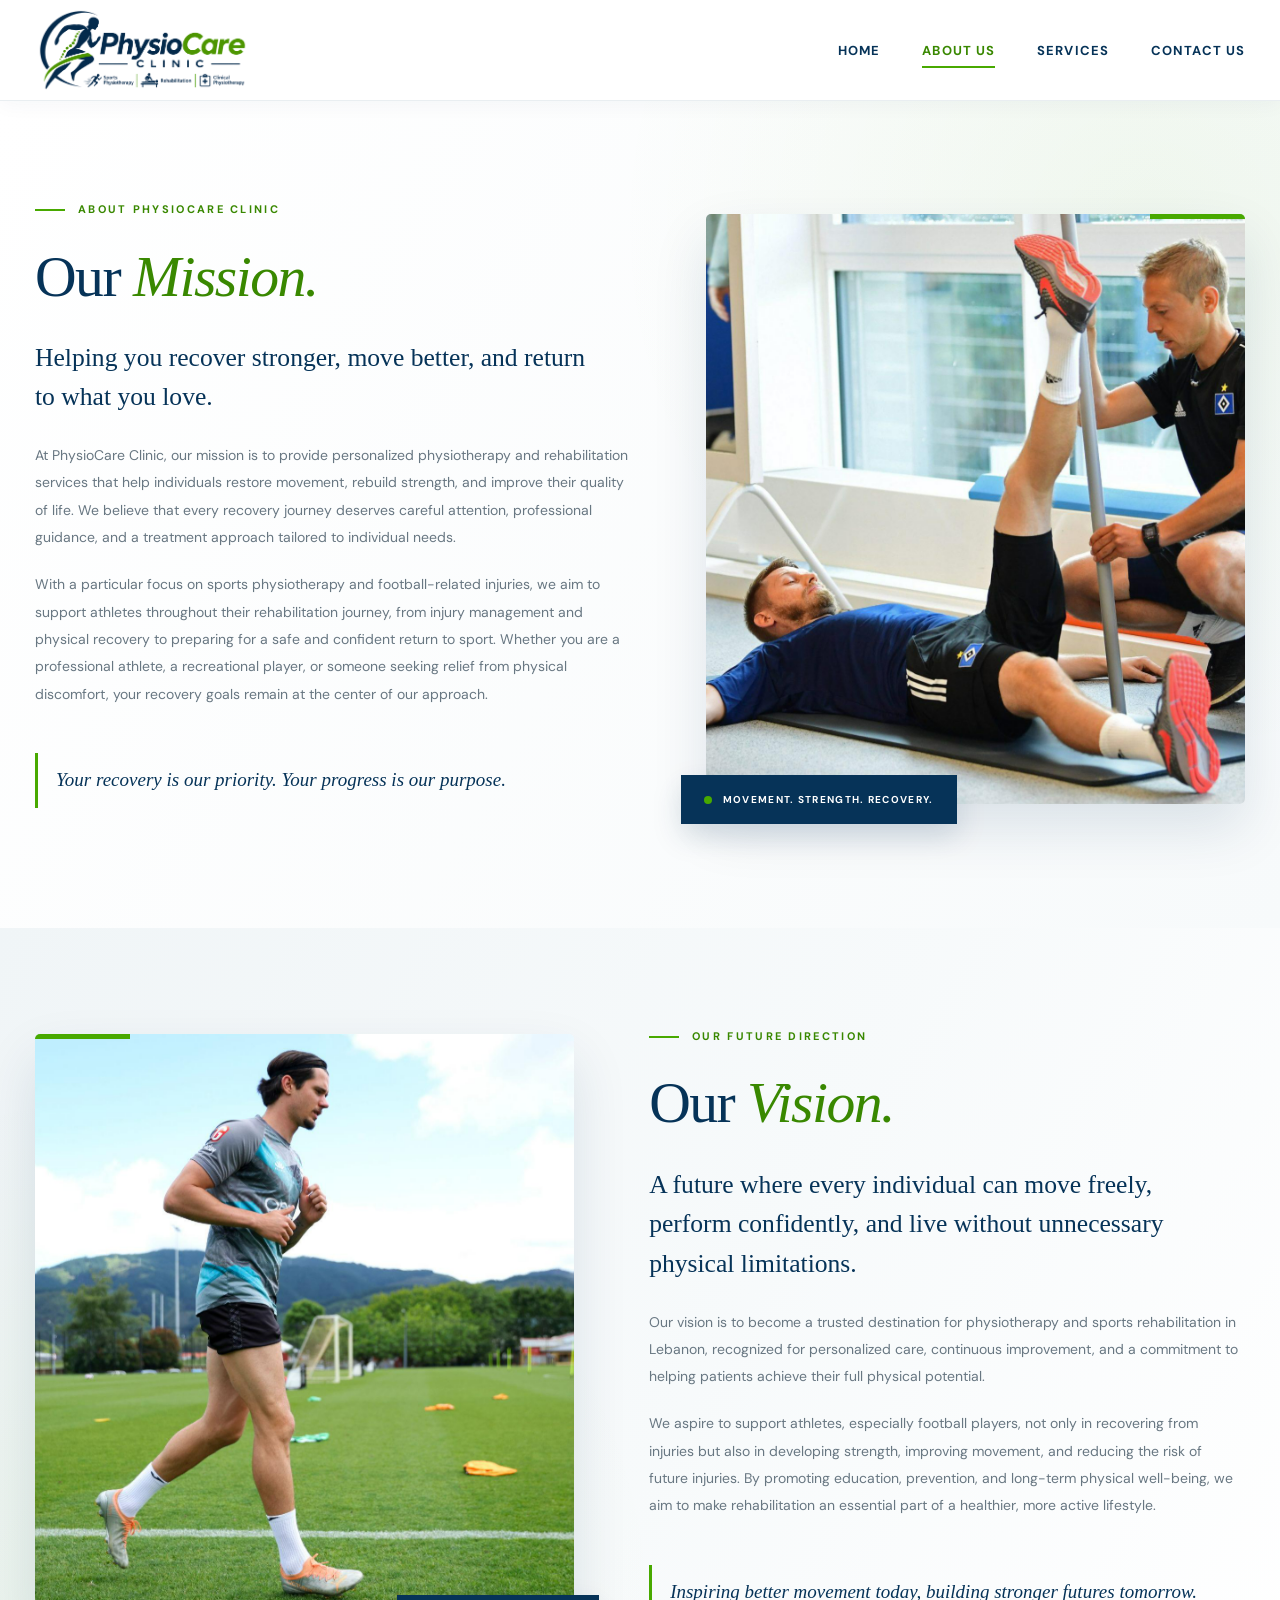
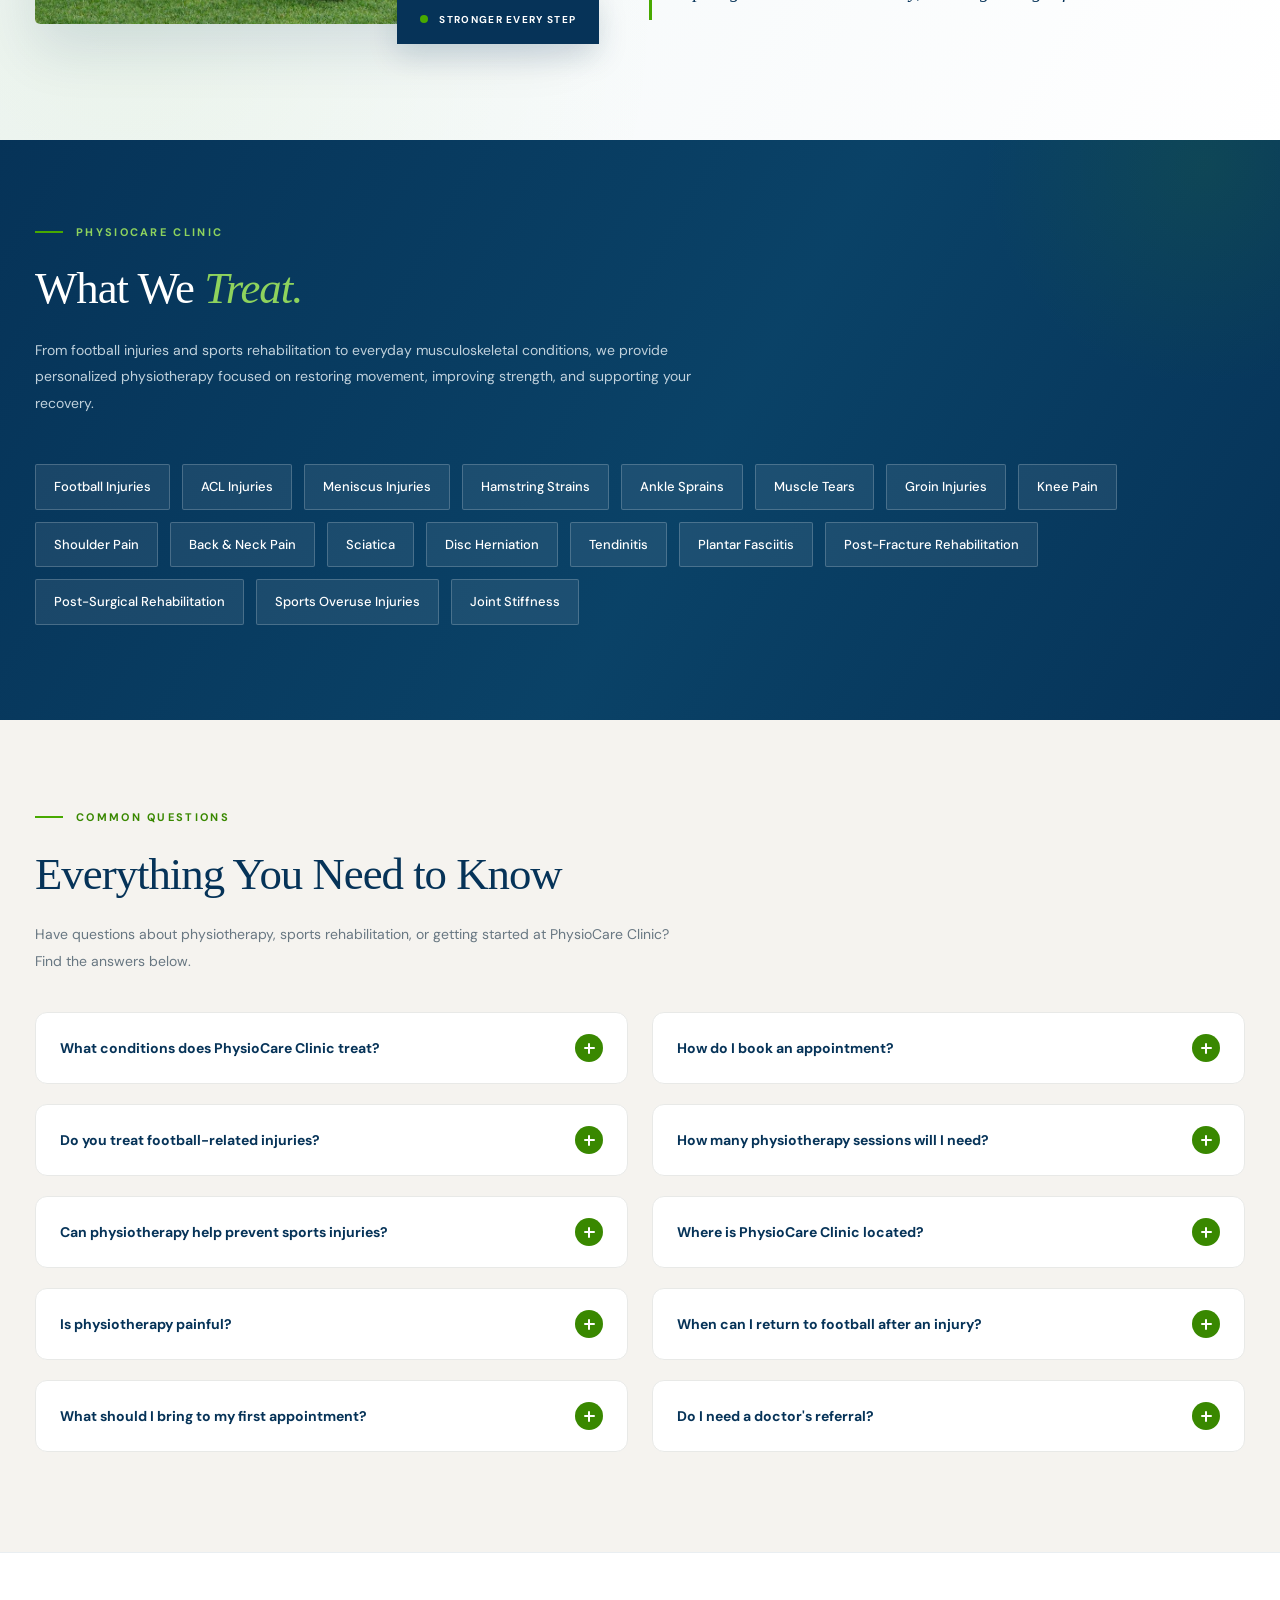
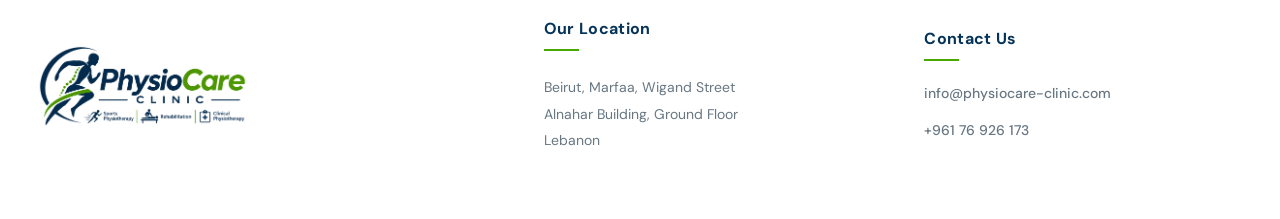
<file: about-us.html>
<!DOCTYPE html>
<html lang="en">

<head>
    <meta charset="UTF-8">
    <meta name="viewport" content="width=device-width, initial-scale=1.0">

    <title>About Us | PhysioCare Clinic</title>

    <meta name="description"
        content="Learn about PhysioCare Clinic in Beirut, our approach to sports physiotherapy, football injury rehabilitation, and personalized recovery.">

    <!-- Favicon -->
    <link rel="icon" type="image/png" href="assets/img/physiocare-logo.png">

    <!-- Google Fonts -->
    <link rel="preconnect" href="https://fonts.googleapis.com">
    <link rel="preconnect" href="https://fonts.gstatic.com" crossorigin>

    <link href="https://fonts.googleapis.com/css2?family=DM+Sans:wght@400;500;600;700;800&display=swap"
        rel="stylesheet">

    <!-- Main CSS -->
    <link rel="stylesheet" href="assets/css/style.css">
</head>

<body>

    <!-- =====================================
       HEADER
  ====================================== -->

    <header class="site-header">

        <div class="header-container">

            <!-- Logo -->
            <a href="index.html" class="header-logo" aria-label="PhysioCare Clinic Home">

                <img src="assets/img/physiocare-logo.png" alt="PhysioCare Clinic Logo">

            </a>

            <!-- Desktop Navigation -->
            <nav class="desktop-nav" aria-label="Main navigation">

                <a href="index.html" class="nav-link">
                    Home
                </a>

                <a href="about-us.html" class="nav-link active" aria-current="page">
                    About Us
                </a>

                <a href="services.html" class="nav-link">
                    Services
                </a>

                <a href="contact-us.html" class="nav-link">
                    Contact Us
                </a>

            </nav>

            <!-- Hamburger Button -->
            <button class="menu-toggle" type="button" aria-label="Open navigation menu" aria-expanded="false"
                aria-controls="mobile-nav">

                <span></span>
                <span></span>
                <span></span>

            </button>

        </div>

        <!-- Mobile Navigation -->
        <nav class="mobile-nav" id="mobile-nav" aria-label="Mobile navigation" inert>

            <a href="index.html" class="mobile-link">
                Home
            </a>

            <a href="about-us.html" class="mobile-link active" aria-current="page">
                About Us
            </a>

            <a href="services.html" class="mobile-link">
                Services
            </a>

            <a href="contact-us.html" class="mobile-link">
                Contact Us
            </a>

        </nav>

    </header>

    <!-- =====================================
       MAIN CONTENT
  ====================================== -->

    <main>


        <!-- =====================================
     ABOUT US - OUR MISSION SECTION
====================================== -->

        <section class="about-mission" id="our-mission">

            <div class="about-mission-container">

                <!-- LEFT SIDE - MISSION CONTENT -->
                <div class="about-mission-content">

                    <!-- Small Section Label -->
                    <div class="about-mission-label">
                        <span class="about-mission-line"></span>
                        <span>ABOUT PHYSIOCARE CLINIC</span>
                    </div>

                    <!-- Main Heading -->
                    <h1 class="about-mission-title">
                        Our <em>Mission.</em>
                    </h1>

                    <!-- Intro Statement -->
                    <p class="about-mission-intro">
                        Helping you recover stronger, move better,
                        and return to what you love.
                    </p>

                    <!-- Mission Description -->
                    <p class="about-mission-description">
                        At PhysioCare Clinic, our mission is to provide
                        personalized physiotherapy and rehabilitation
                        services that help individuals restore movement,
                        rebuild strength, and improve their quality of life.
                        We believe that every recovery journey deserves
                        careful attention, professional guidance, and a
                        treatment approach tailored to individual needs.
                    </p>

                    <p class="about-mission-description">
                        With a particular focus on sports physiotherapy
                        and football-related injuries, we aim to support
                        athletes throughout their rehabilitation journey,
                        from injury management and physical recovery to
                        preparing for a safe and confident return to sport.
                        Whether you are a professional athlete, a
                        recreational player, or someone seeking relief
                        from physical discomfort, your recovery goals
                        remain at the center of our approach.
                    </p>

                    <!-- Mission Highlight -->
                    <div class="about-mission-highlight">

                        <span class="about-mission-highlight-line"></span>

                        <p>
                            Your recovery is our priority.
                            Your progress is our purpose.
                        </p>

                    </div>

                </div>

                <!-- RIGHT SIDE - IMAGE -->
                <div class="about-mission-visual">

                    <div class="about-mission-image-wrapper">

                        <img src="assets/img/mission-football.png"
                            alt="Football athlete undergoing physiotherapy rehabilitation" class="about-mission-image"
                            loading="eager">

                    </div>

                    <!-- Decorative Label -->
                    <div class="about-mission-image-caption">
                        <span class="about-mission-caption-dot"></span>
                        MOVEMENT. STRENGTH. RECOVERY.
                    </div>

                </div>

            </div>

        </section>


        <!-- =====================================
     ABOUT US - OUR VISION SECTION
====================================== -->

        <section class="about-vision" id="our-vision">

            <div class="about-vision-container">

                <!-- LEFT SIDE - IMAGE -->
                <div class="about-vision-visual">

                    <div class="about-vision-image-wrapper">

                        <img src="assets/img/vision-football.png"
                            alt="Football players training and preparing for a strong return to sport"
                            class="about-vision-image" loading="lazy">

                    </div>

                    <!-- Floating Image Label -->
                    <div class="about-vision-image-caption">
                        <span class="about-vision-caption-dot"></span>
                        STRONGER EVERY STEP
                    </div>

                </div>

                <!-- RIGHT SIDE - CONTENT -->
                <div class="about-vision-content">

                    <!-- Small Section Label -->
                    <div class="about-vision-label">
                        <span class="about-vision-line"></span>
                        <span>OUR FUTURE DIRECTION</span>
                    </div>

                    <!-- Main Heading -->
                    <h2 class="about-vision-title">
                        Our <em>Vision.</em>
                    </h2>

                    <!-- Intro Statement -->
                    <p class="about-vision-intro">
                        A future where every individual can move
                        freely, perform confidently, and live
                        without unnecessary physical limitations.
                    </p>

                    <!-- Vision Description -->
                    <p class="about-vision-description">
                        Our vision is to become a trusted destination
                        for physiotherapy and sports rehabilitation
                        in Lebanon, recognized for personalized care,
                        continuous improvement, and a commitment
                        to helping patients achieve their full
                        physical potential.
                    </p>

                    <p class="about-vision-description">
                        We aspire to support athletes, especially
                        football players, not only in recovering
                        from injuries but also in developing
                        strength, improving movement, and
                        reducing the risk of future injuries.
                        By promoting education, prevention,
                        and long-term physical well-being,
                        we aim to make rehabilitation an
                        essential part of a healthier,
                        more active lifestyle.
                    </p>

                    <!-- Vision Highlight -->
                    <div class="about-vision-highlight">

                        <span class="about-vision-highlight-line"></span>

                        <p>
                            Inspiring better movement today,
                            building stronger futures tomorrow.
                        </p>

                    </div>

                </div>

            </div>

        </section>


        <!-- =====================================
     ABOUT US - WHAT WE TREAT
====================================== -->

        <section class="about-treat" id="what-we-treat">

            <div class="about-treat-container">

                <!-- SECTION HEADING -->
                <div class="about-treat-heading">

                    <div class="about-treat-label">
                        <span class="about-treat-line"></span>
                        <span>PHYSIOCARE CLINIC</span>
                    </div>

                    <h2>What We <em>Treat.</em></h2>

                    <p>
                        From football injuries and sports rehabilitation
                        to everyday musculoskeletal conditions, we provide
                        personalized physiotherapy focused on restoring
                        movement, improving strength, and supporting
                        your recovery.
                    </p>

                </div>

                <!-- TREATMENT TAGS -->
                <div class="about-treat-list">

                    <span class="about-treat-tag">Football Injuries</span>

                    <span class="about-treat-tag">ACL Injuries</span>

                    <span class="about-treat-tag">Meniscus Injuries</span>

                    <span class="about-treat-tag">Hamstring Strains</span>

                    <span class="about-treat-tag">Ankle Sprains</span>

                    <span class="about-treat-tag">Muscle Tears</span>

                    <span class="about-treat-tag">Groin Injuries</span>

                    <span class="about-treat-tag">Knee Pain</span>

                    <span class="about-treat-tag">Shoulder Pain</span>

                    <span class="about-treat-tag">Back &amp; Neck Pain</span>

                    <span class="about-treat-tag">Sciatica</span>

                    <span class="about-treat-tag">Disc Herniation</span>

                    <span class="about-treat-tag">Tendinitis</span>

                    <span class="about-treat-tag">Plantar Fasciitis</span>

                    <span class="about-treat-tag">Post-Fracture Rehabilitation</span>

                    <span class="about-treat-tag">Post-Surgical Rehabilitation</span>

                    <span class="about-treat-tag">Sports Overuse Injuries</span>

                    <span class="about-treat-tag">Joint Stiffness</span>

                </div>

            </div>

        </section>


        <!-- =====================================
     ABOUT US - FREQUENTLY ASKED QUESTIONS
====================================== -->

        <section class="about-faq" id="faq">

            <div class="about-faq-container">

                <!-- SECTION HEADING -->
                <div class="about-faq-heading">

                    <div class="about-faq-label">
                        <span class="about-faq-line"></span>
                        <span>COMMON QUESTIONS</span>
                    </div>

                    <h2>Everything You Need to Know</h2>

                    <p>
                        Have questions about physiotherapy, sports
                        rehabilitation, or getting started at
                        PhysioCare Clinic? Find the answers below.
                    </p>

                </div>

                <!-- FAQ GRID -->
                <div class="about-faq-grid">

                    <!-- FAQ 1 -->
                    <details class="about-faq-item">

                        <summary>
                            <span>What conditions does PhysioCare Clinic treat?</span>
                            <span class="about-faq-icon" aria-hidden="true"></span>
                        </summary>

                        <div class="about-faq-answer">
                            <p>
                                PhysioCare Clinic focuses on sports
                                physiotherapy, particularly football-related
                                injuries, alongside general musculoskeletal
                                rehabilitation. Treatment areas may include
                                knee and ankle injuries, muscle strains,
                                ligament injuries, back and neck pain,
                                and post-surgical rehabilitation.
                                Treatment suitability is determined
                                through an individual assessment.
                            </p>
                        </div>

                    </details>

                    <!-- FAQ 2 -->
                    <details class="about-faq-item">

                        <summary>
                            <span>How do I book an appointment?</span>
                            <span class="about-faq-icon" aria-hidden="true"></span>
                        </summary>

                        <div class="about-faq-answer">
                            <p>
                                You can contact PhysioCare Clinic by calling
                                <a href="tel:+96176926173">+961 76 926 173</a>,
                                sending a message through
                                <a href="https://wa.me/96176926173" target="_blank"
                                    rel="noopener noreferrer">WhatsApp</a>,
                                or emailing
                                <a href="mailto:info@physiocare-clinic.com">
                                    info@physiocare-clinic.com
                                </a>.
                                You can also use the contact form
                                on our website.
                            </p>
                        </div>

                    </details>

                    <!-- FAQ 3 -->
                    <details class="about-faq-item">

                        <summary>
                            <span>Do you treat football-related injuries?</span>
                            <span class="about-faq-icon" aria-hidden="true"></span>
                        </summary>

                        <div class="about-faq-answer">
                            <p>
                                Football rehabilitation is a key focus
                                of PhysioCare Clinic. We aim to support
                                players recovering from common injuries
                                such as ankle sprains, hamstring strains,
                                knee injuries, and muscle-related problems.
                                Rehabilitation plans are tailored to the
                                athlete's condition, goals, and stage
                                of recovery.
                            </p>
                        </div>

                    </details>

                    <!-- FAQ 4 -->
                    <details class="about-faq-item">

                        <summary>
                            <span>How many physiotherapy sessions will I need?</span>
                            <span class="about-faq-icon" aria-hidden="true"></span>
                        </summary>

                        <div class="about-faq-answer">
                            <p>
                                The number of sessions depends on the
                                type and severity of your condition,
                                your recovery progress, and your
                                rehabilitation goals. Following your
                                initial assessment, your physiotherapist
                                can recommend a suitable treatment plan
                                and review your progress regularly.
                            </p>
                        </div>

                    </details>

                    <!-- FAQ 5 -->
                    <details class="about-faq-item">

                        <summary>
                            <span>Can physiotherapy help prevent sports injuries?</span>
                            <span class="about-faq-icon" aria-hidden="true"></span>
                        </summary>

                        <div class="about-faq-answer">
                            <p>
                                Physiotherapy can play an important role
                                in reducing certain injury risks through
                                strength training, mobility exercises,
                                movement assessment, and individualized
                                conditioning programs. Although no
                                program can eliminate injury risk,
                                appropriate preparation may help athletes
                                perform more safely.
                            </p>
                        </div>

                    </details>

                    <!-- FAQ 6 -->
                    <details class="about-faq-item">

                        <summary>
                            <span>Where is PhysioCare Clinic located?</span>
                            <span class="about-faq-icon" aria-hidden="true"></span>
                        </summary>

                        <div class="about-faq-answer">
                            <p>
                                PhysioCare Clinic is located in
                                Beirut, Marfaa, Wigand Street,
                                Alnahar Building, Ground Floor,
                                Lebanon.
                                Contact us if you need assistance
                                finding the clinic.
                            </p>
                        </div>

                    </details>

                    <!-- FAQ 7 -->
                    <details class="about-faq-item">

                        <summary>
                            <span>Is physiotherapy painful?</span>
                            <span class="about-faq-icon" aria-hidden="true"></span>
                        </summary>

                        <div class="about-faq-answer">
                            <p>
                                Physiotherapy should be adapted to your
                                comfort level and condition. Some
                                exercises or techniques may cause
                                temporary discomfort, but treatment
                                should not involve unnecessary or
                                excessive pain. Always communicate
                                any discomfort to your physiotherapist.
                            </p>
                        </div>

                    </details>

                    <!-- FAQ 8 -->
                    <details class="about-faq-item">

                        <summary>
                            <span>When can I return to football after an injury?</span>
                            <span class="about-faq-icon" aria-hidden="true"></span>
                        </summary>

                        <div class="about-faq-answer">
                            <p>
                                Returning to football depends on the
                                injury, healing progress, strength,
                                mobility, and functional performance.
                                Your physiotherapist can help assess
                                your readiness through a progressive
                                rehabilitation program. Returning
                                too early may increase the risk
                                of reinjury.
                            </p>
                        </div>

                    </details>

                    <!-- FAQ 9 -->
                    <details class="about-faq-item">

                        <summary>
                            <span>What should I bring to my first appointment?</span>
                            <span class="about-faq-icon" aria-hidden="true"></span>
                        </summary>

                        <div class="about-faq-answer">
                            <p>
                                Bring any relevant medical reports,
                                imaging results, or referral documents
                                you have. Comfortable clothing that
                                allows easy movement is recommended,
                                particularly if your appointment
                                involves a sports injury assessment.
                            </p>
                        </div>

                    </details>

                    <!-- FAQ 10 -->
                    <details class="about-faq-item">

                        <summary>
                            <span>Do I need a doctor's referral?</span>
                            <span class="about-faq-icon" aria-hidden="true"></span>
                        </summary>

                        <div class="about-faq-answer">
                            <p>
                                Referral requirements may depend on
                                your medical condition, insurance
                                coverage, and applicable regulations.
                                Contact PhysioCare Clinic before
                                your appointment to confirm whether
                                any referral or medical documentation
                                is required.
                            </p>
                        </div>

                    </details>

                </div>

            </div>

        </section>





    </main>

    <!-- =====================================
       FOOTER
  ====================================== -->

    <footer class="site-footer">

        <div class="footer-container">

            <!-- Left: Logo -->
            <div class="footer-brand">

                <a href="index.html" aria-label="PhysioCare Clinic Home">

                    <img src="assets/img/physiocare-logo.png" alt="PhysioCare Clinic Logo">

                </a>

            </div>

            <!-- Middle: Address -->
            <div class="footer-info footer-address">

                <h3>Our Location</h3>

                <p>
                    Beirut, Marfaa, Wigand Street<br>
                    Alnahar Building, Ground Floor<br>
                    Lebanon
                </p>

            </div>

            <!-- Right: Contact -->
            <div class="footer-info footer-contact">

                <h3>Contact Us</h3>

                <a href="mailto:info@physiocare-clinic.com">
                    info@physiocare-clinic.com
                </a>

                <a href="tel:+96176926173">
                    +961 76 926 173
                </a>

            </div>

        </div>

    </footer>

    <!-- Main JavaScript -->
    <script src="assets/js/app.js"></script>

</body>

</html>
</file>
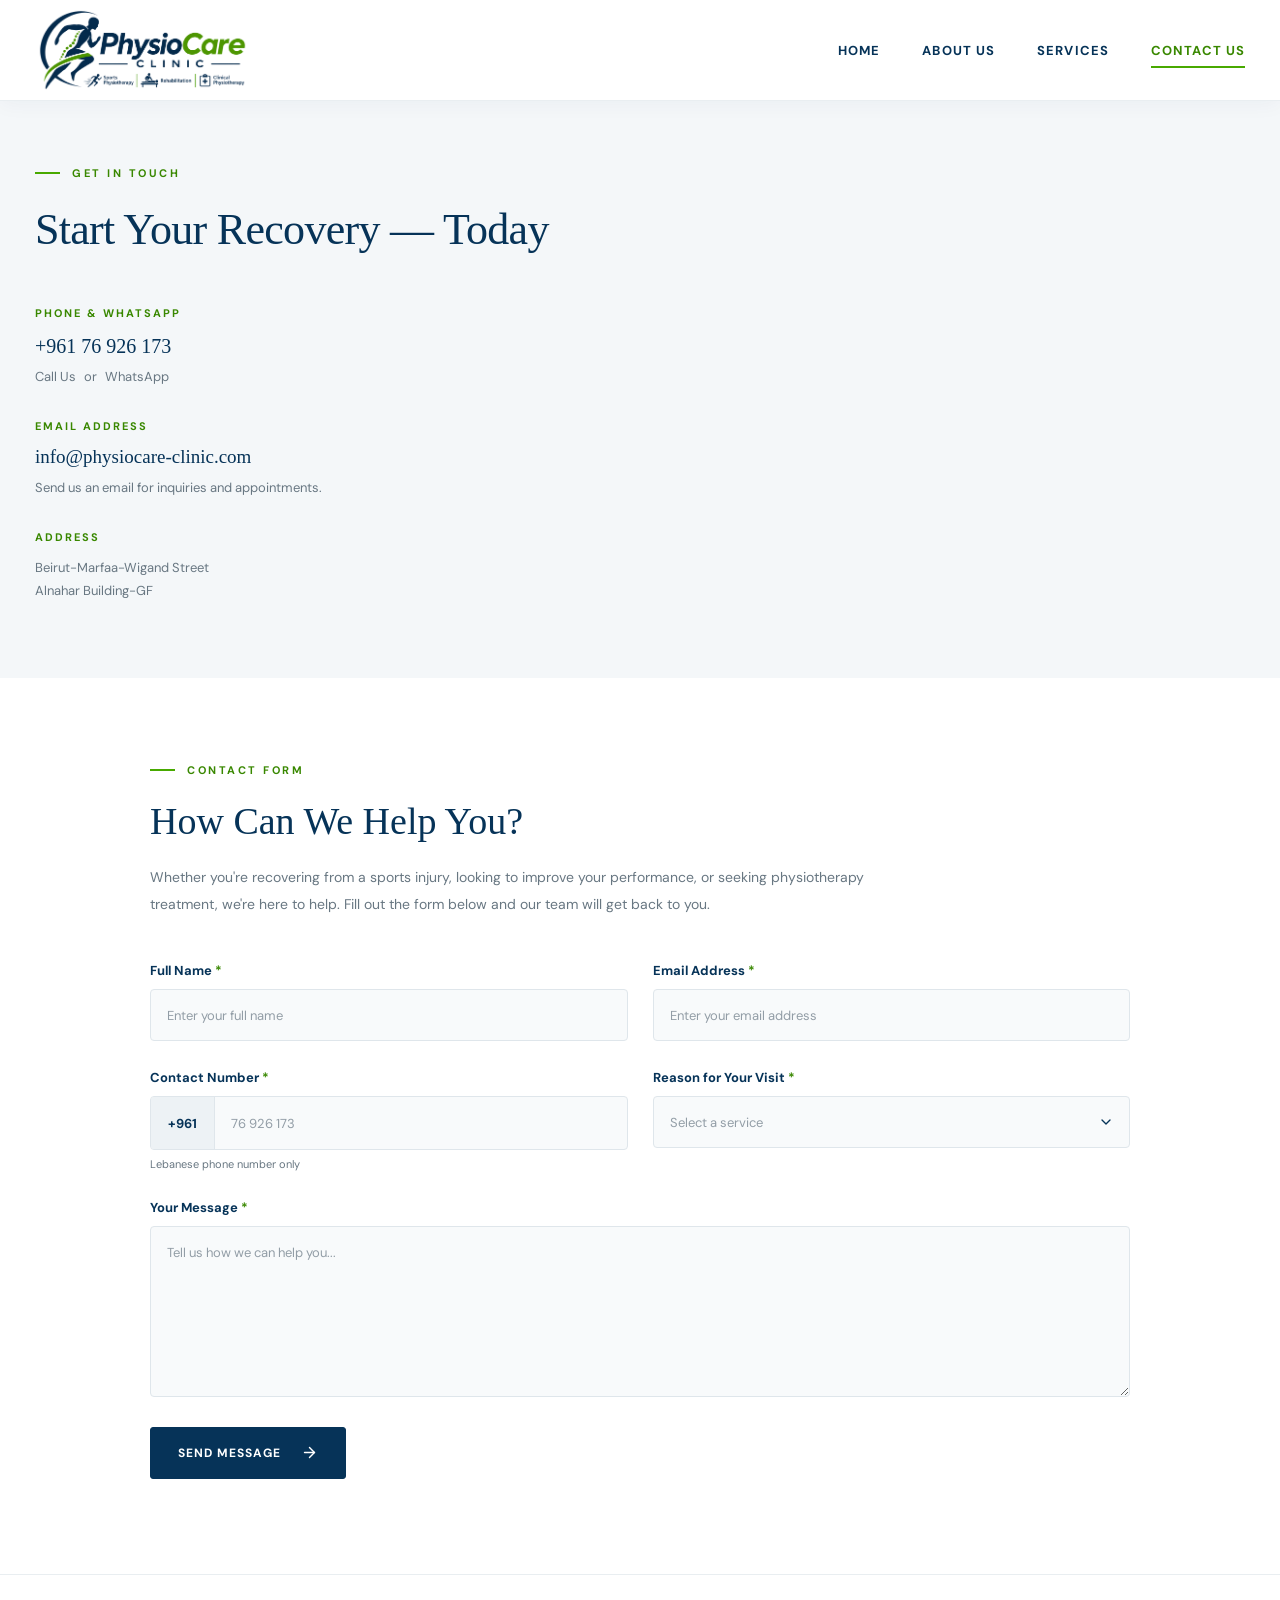
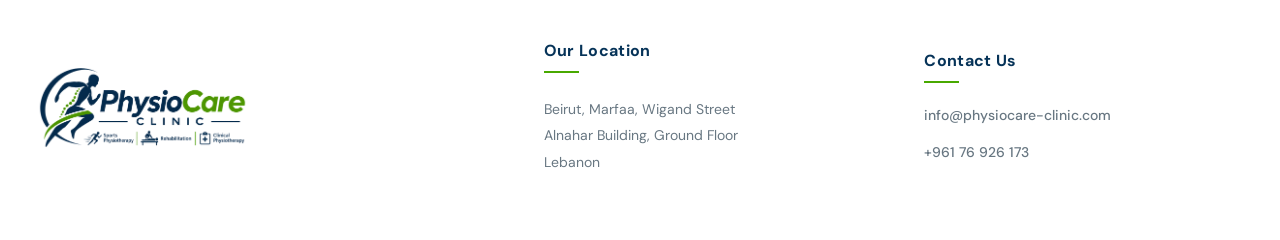
<file: contact-us.html>
<!DOCTYPE html>
<html lang="en">

<head>
    <meta charset="UTF-8">
    <meta name="viewport" content="width=device-width, initial-scale=1.0">

    <title>Contact Us | PhysioCare Clinic</title>

    <meta name="description"
        content="Contact PhysioCare Clinic in Beirut for sports physiotherapy, football injury rehabilitation, and physiotherapy appointments.">

    <!-- Favicon -->
    <link rel="icon" type="image/png" href="assets/img/physiocare-logo.png">

    <!-- Google Fonts -->
    <link rel="preconnect" href="https://fonts.googleapis.com">
    <link rel="preconnect" href="https://fonts.gstatic.com" crossorigin>

    <link href="https://fonts.googleapis.com/css2?family=DM+Sans:wght@400;500;600;700;800&display=swap"
        rel="stylesheet">

    <!-- Main CSS -->
    <link rel="stylesheet" href="assets/css/style.css">
</head>

<body>

    <!-- =====================================
       HEADER
  ====================================== -->

    <header class="site-header">

        <div class="header-container">

            <!-- Logo -->
            <a href="index.html" class="header-logo" aria-label="PhysioCare Clinic Home">

                <img src="assets/img/physiocare-logo.png" alt="PhysioCare Clinic Logo">

            </a>

            <!-- Desktop Navigation -->
            <nav class="desktop-nav" aria-label="Main navigation">

                <a href="index.html" class="nav-link">
                    Home
                </a>

                <a href="about-us.html" class="nav-link">
                    About Us
                </a>

                <a href="services.html" class="nav-link">
                    Services
                </a>

                <a href="contact-us.html" class="nav-link active" aria-current="page">
                    Contact Us
                </a>

            </nav>

            <!-- Hamburger Button -->
            <button class="menu-toggle" type="button" aria-label="Open navigation menu" aria-expanded="false"
                aria-controls="mobile-nav">

                <span></span>
                <span></span>
                <span></span>

            </button>

        </div>

        <!-- Mobile Navigation -->
        <nav class="mobile-nav" id="mobile-nav" aria-label="Mobile navigation" inert>

            <a href="index.html" class="mobile-link">
                Home
            </a>

            <a href="about-us.html" class="mobile-link">
                About Us
            </a>

            <a href="services.html" class="mobile-link">
                Services
            </a>

            <a href="contact-us.html" class="mobile-link active" aria-current="page">
                Contact Us
            </a>

        </nav>

    </header>

    <!-- =====================================
       MAIN CONTENT
  ====================================== -->

    <main>


        <!-- =====================================
     CONTACT US - INTRO SECTION
====================================== -->

        <section class="contact-intro">

            <div class="contact-intro-container">

                <!-- Section Label -->
                <div class="contact-intro-label">
                    <span class="contact-label-line"></span>
                    <span>GET IN TOUCH</span>
                </div>

                <!-- Main Heading -->
                <h1 class="contact-intro-title">
                    Start Your Recovery <span>— Today</span>
                </h1>

                <!-- Contact Details -->
                <div class="contact-intro-details">

                    <!-- Phone & WhatsApp -->
                    <div class="contact-detail-block">

                        <h2>PHONE &amp; WHATSAPP</h2>

                        <a href="tel:+96176926173" class="contact-detail-value">
                            +961 76 926 173
                        </a>

                        <p>
                            <a href="tel:+96176926173">Call Us</a>
                            <span class="contact-separator">or</span>
                            <a href="https://wa.me/96176926173" target="_blank" rel="noopener noreferrer">
                                WhatsApp
                            </a>
                        </p>

                    </div>

                    <!-- Email -->
                    <div class="contact-detail-block">

                        <h2>EMAIL ADDRESS</h2>

                        <a href="mailto:info@physiocare-clinic.com" class="contact-detail-value contact-email">
                            info@physiocare-clinic.com
                        </a>

                        <p>
                            Send us an email for inquiries and appointments.
                        </p>

                    </div>

                    <!-- Address -->
                    <div class="contact-detail-block">

                        <h2>ADDRESS</h2>

                        <p>
                            Beirut-Marfaa-Wigand Street<br>
                            Alnahar Building-GF
                        </p>

                    </div>

                </div>

            </div>

        </section>


        <!-- =====================================
     CONTACT US - FORM SECTION
====================================== -->

        <section class="contact-form-section" id="contact-form">

            <div class="contact-form-container">

                <!-- Section Heading -->
                <div class="contact-form-heading">

                    <div class="contact-form-label">
                        <span class="contact-form-line"></span>
                        <span>CONTACT FORM</span>
                    </div>

                    <h2>How Can We Help You?</h2>

                    <p>
                        Whether you're recovering from a sports injury,
                        looking to improve your performance, or seeking
                        physiotherapy treatment, we're here to help.
                        Fill out the form below and our team will get
                        back to you.
                    </p>

                </div>

                <!-- Form -->
                <form id="physiocare-contact-form" class="physiocare-form">

                    <div class="form-grid">

                        <!-- Full Name -->
                        <div class="form-group">

                            <label for="full-name">
                                Full Name <span>*</span>
                            </label>

                            <input type="text" id="full-name" name="full_name" placeholder="Enter your full name"
                                autocomplete="name" minlength="2" maxlength="100" required>

                        </div>

                        <!-- Email -->
                        <div class="form-group">

                            <label for="email">
                                Email Address <span>*</span>
                            </label>

                            <input type="email" id="email" name="email" placeholder="Enter your email address"
                                autocomplete="email" required>

                        </div>

                        <!-- Lebanese Phone Number -->
                        <div class="form-group">

                            <label for="phone">
                                Contact Number <span>*</span>
                            </label>

                            <div class="phone-input-wrapper">

                                <span class="phone-prefix">+961</span>

                                <input type="tel" id="phone" name="phone" placeholder="76 926 173" inputmode="tel"
                                    autocomplete="tel-national" pattern="0?[0-9]{7,8}"
                                    title="Enter a valid Lebanese phone number without +961" required>

                            </div>

                            <small>
                                Lebanese phone number only
                            </small>

                        </div>

                        <!-- Reason For Visit -->
                        <div class="form-group">

                            <label for="visit-reason">
                                Reason for Your Visit <span>*</span>
                            </label>

                            <select id="visit-reason" name="visit_reason" required>

                                <option value="" disabled selected>
                                    Select a service
                                </option>

                                <option value="Football Injury Rehabilitation">
                                    Football Injury Rehabilitation
                                </option>

                                <option value="Sports Physiotherapy">
                                    Sports Physiotherapy
                                </option>

                                <option value="ACL & Knee Rehabilitation">
                                    ACL & Knee Rehabilitation
                                </option>

                                <option value="Muscle & Ligament Injuries">
                                    Muscle & Ligament Injuries
                                </option>

                                <option value="Post-Surgical Rehabilitation">
                                    Post-Surgical Rehabilitation
                                </option>

                                <option value="Clinical Physiotherapy">
                                    Clinical Physiotherapy
                                </option>

                                <option value="Injury Prevention">
                                    Injury Prevention
                                </option>

                                <option value="Other">
                                    Other / General Inquiry
                                </option>

                            </select>

                        </div>

                        <!-- Message -->
                        <div class="form-group form-full-width">

                            <label for="message">
                                Your Message <span>*</span>
                            </label>

                            <textarea id="message" name="message" rows="6" placeholder="Tell us how we can help you..."
                                minlength="10" maxlength="2000" required></textarea>

                        </div>

                    </div>

                    <!-- Submit -->
                    <div class="form-submit-area">

                        <button type="submit" class="contact-submit-btn">
                            <span>Send Message</span>

                            <svg viewBox="0 0 24 24" fill="none" stroke="currentColor" stroke-width="2"
                                stroke-linecap="round" stroke-linejoin="round" aria-hidden="true">
                                <path d="M5 12h14"></path>
                                <path d="m12 5 7 7-7 7"></path>
                            </svg>
                        </button>

                    </div>

                    <!-- Success Message -->
                    <div id="form-success-message" class="form-success-message" role="status" aria-live="polite" hidden>
                        <span class="success-icon" aria-hidden="true">✓</span>

                        <div>
                            <strong>Thank you for your message!</strong>
                            <p>
                                Your form has been completed successfully.
                            </p>
                        </div>
                    </div>

                </form>

            </div>

        </section>



    </main>

    <!-- =====================================
       FOOTER
  ====================================== -->

    <footer class="site-footer">

        <div class="footer-container">

            <!-- Left: Logo -->
            <div class="footer-brand">

                <a href="index.html" aria-label="PhysioCare Clinic Home">

                    <img src="assets/img/physiocare-logo.png" alt="PhysioCare Clinic Logo">

                </a>

            </div>

            <!-- Middle: Address -->
            <div class="footer-info footer-address">

                <h3>Our Location</h3>

                <p>
                    Beirut, Marfaa, Wigand Street<br>
                    Alnahar Building, Ground Floor<br>
                    Lebanon
                </p>

            </div>

            <!-- Right: Contact -->
            <div class="footer-info footer-contact">

                <h3>Contact Us</h3>

                <a href="mailto:info@physiocare-clinic.com">
                    info@physiocare-clinic.com
                </a>

                <a href="tel:+96176926173">
                    +961 76 926 173
                </a>

            </div>

        </div>

    </footer>

    <!-- Main JavaScript -->
    <script src="assets/js/app.js"></script>

</body>

</html>
</file>
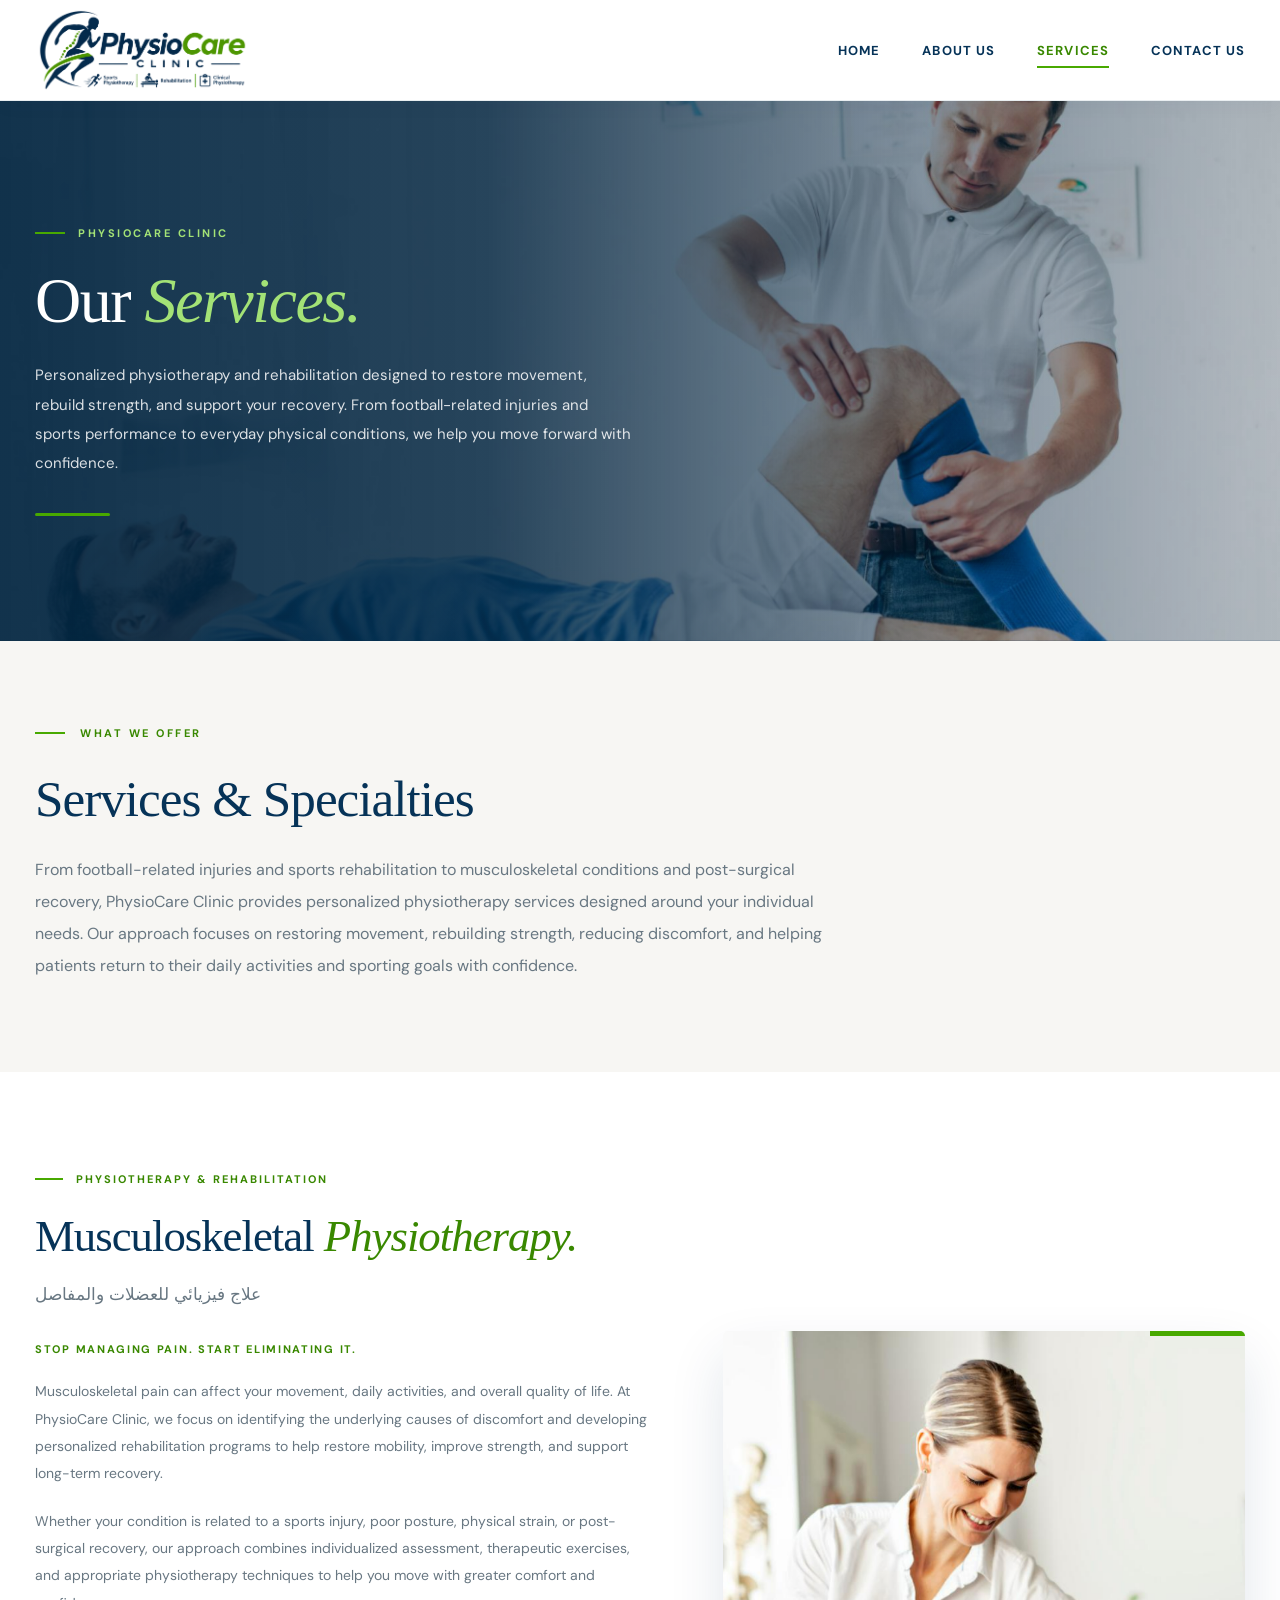
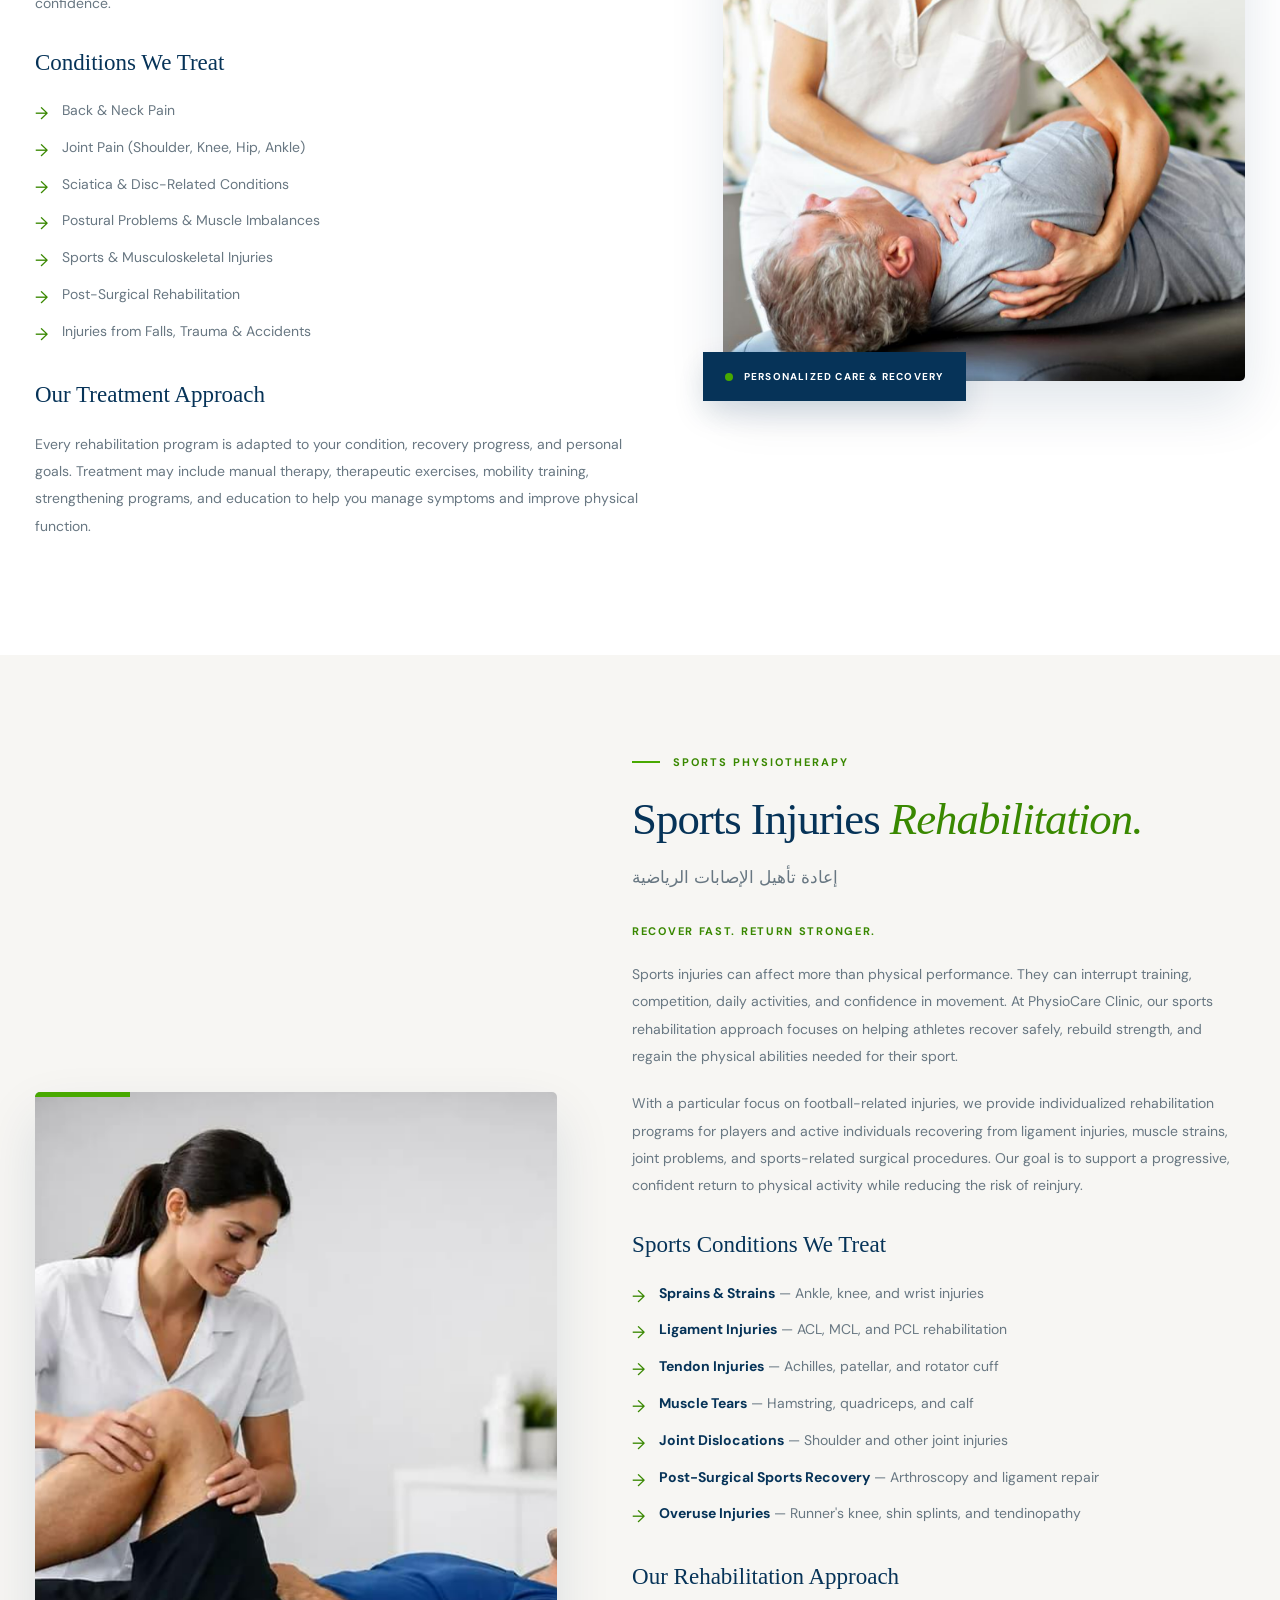
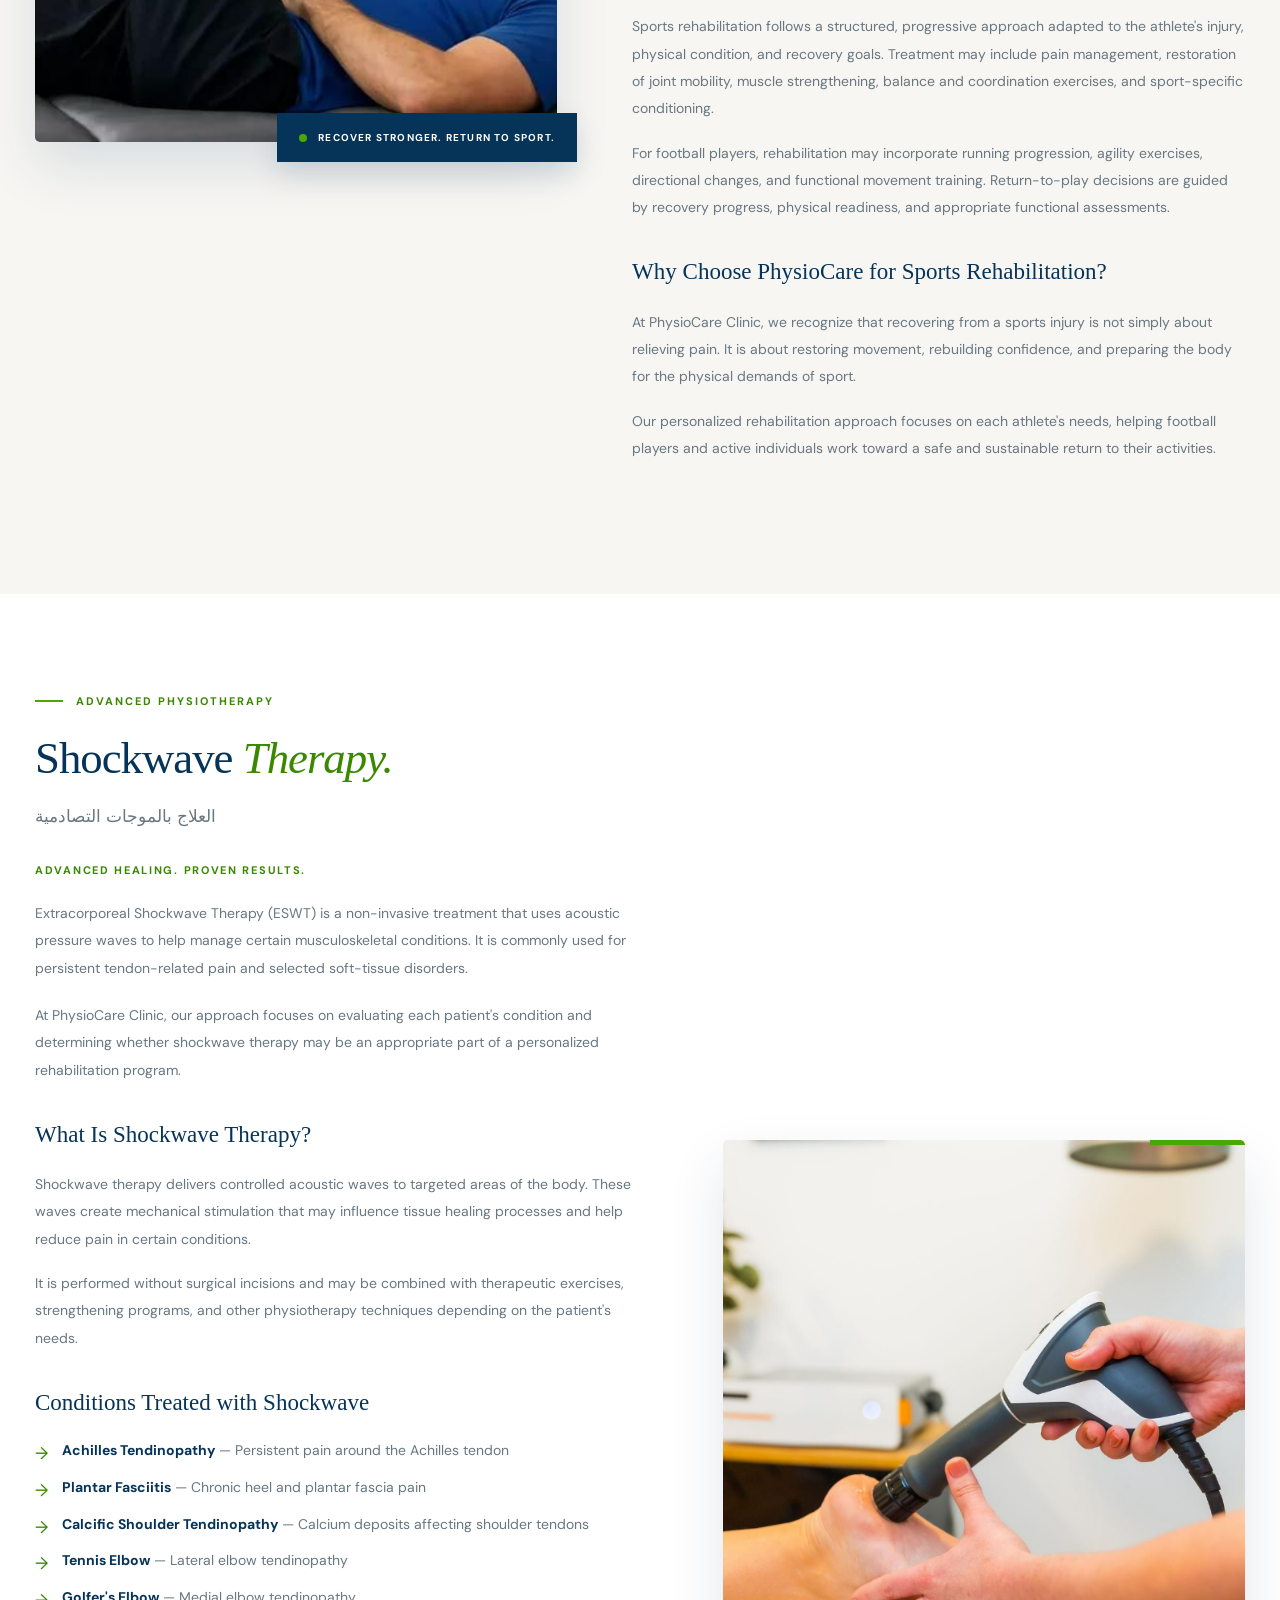
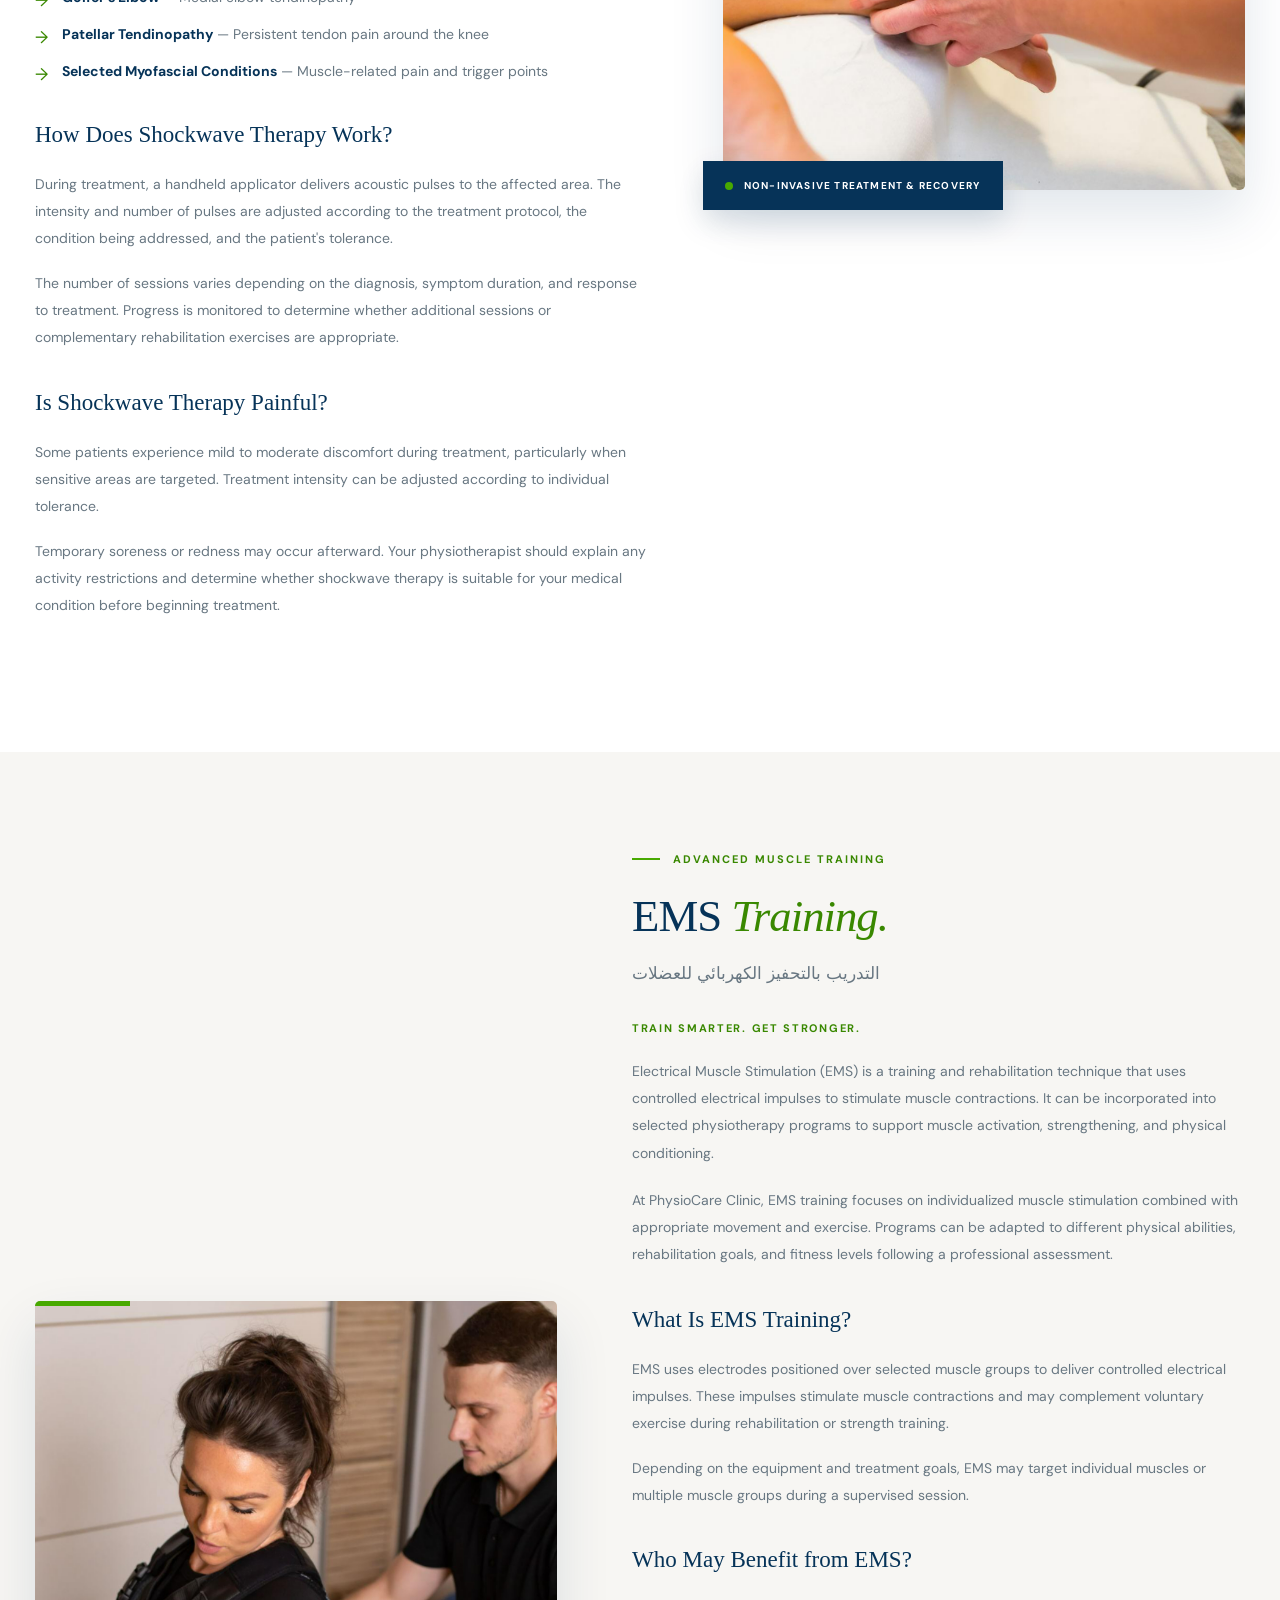
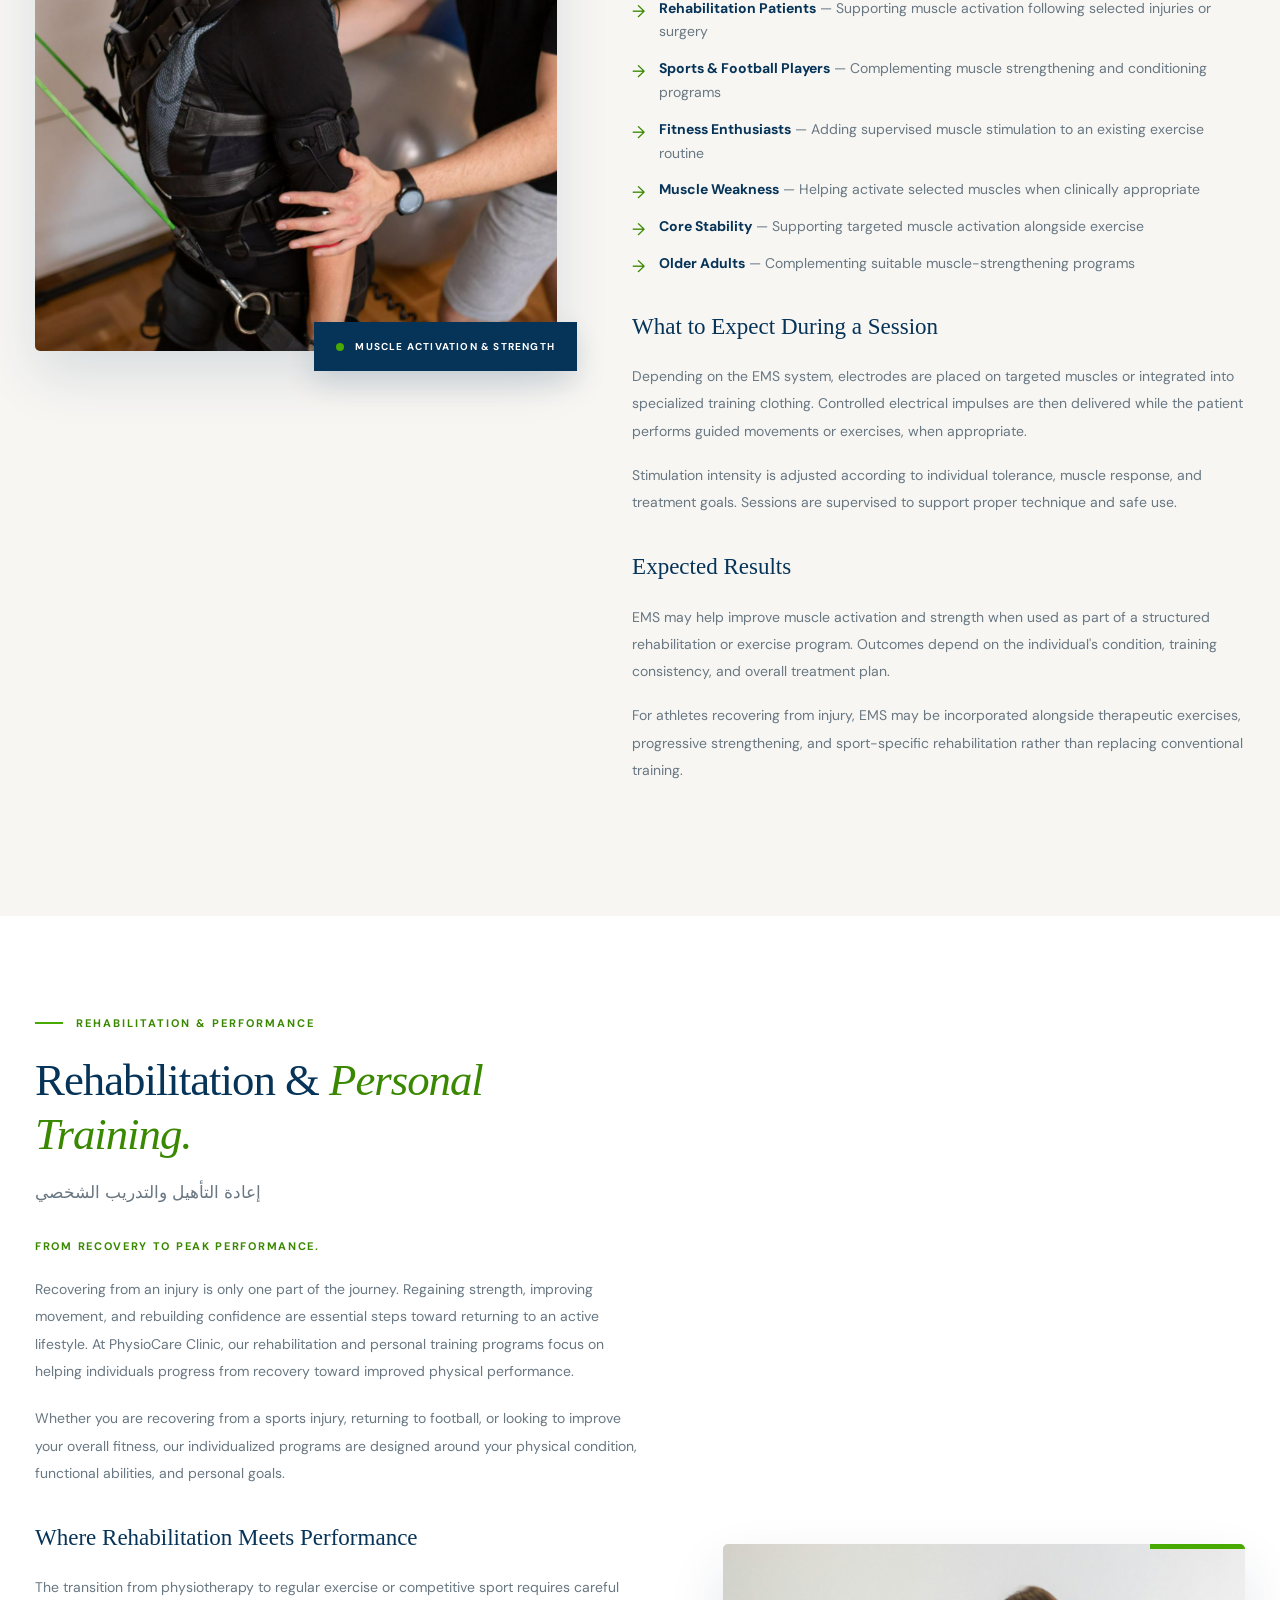
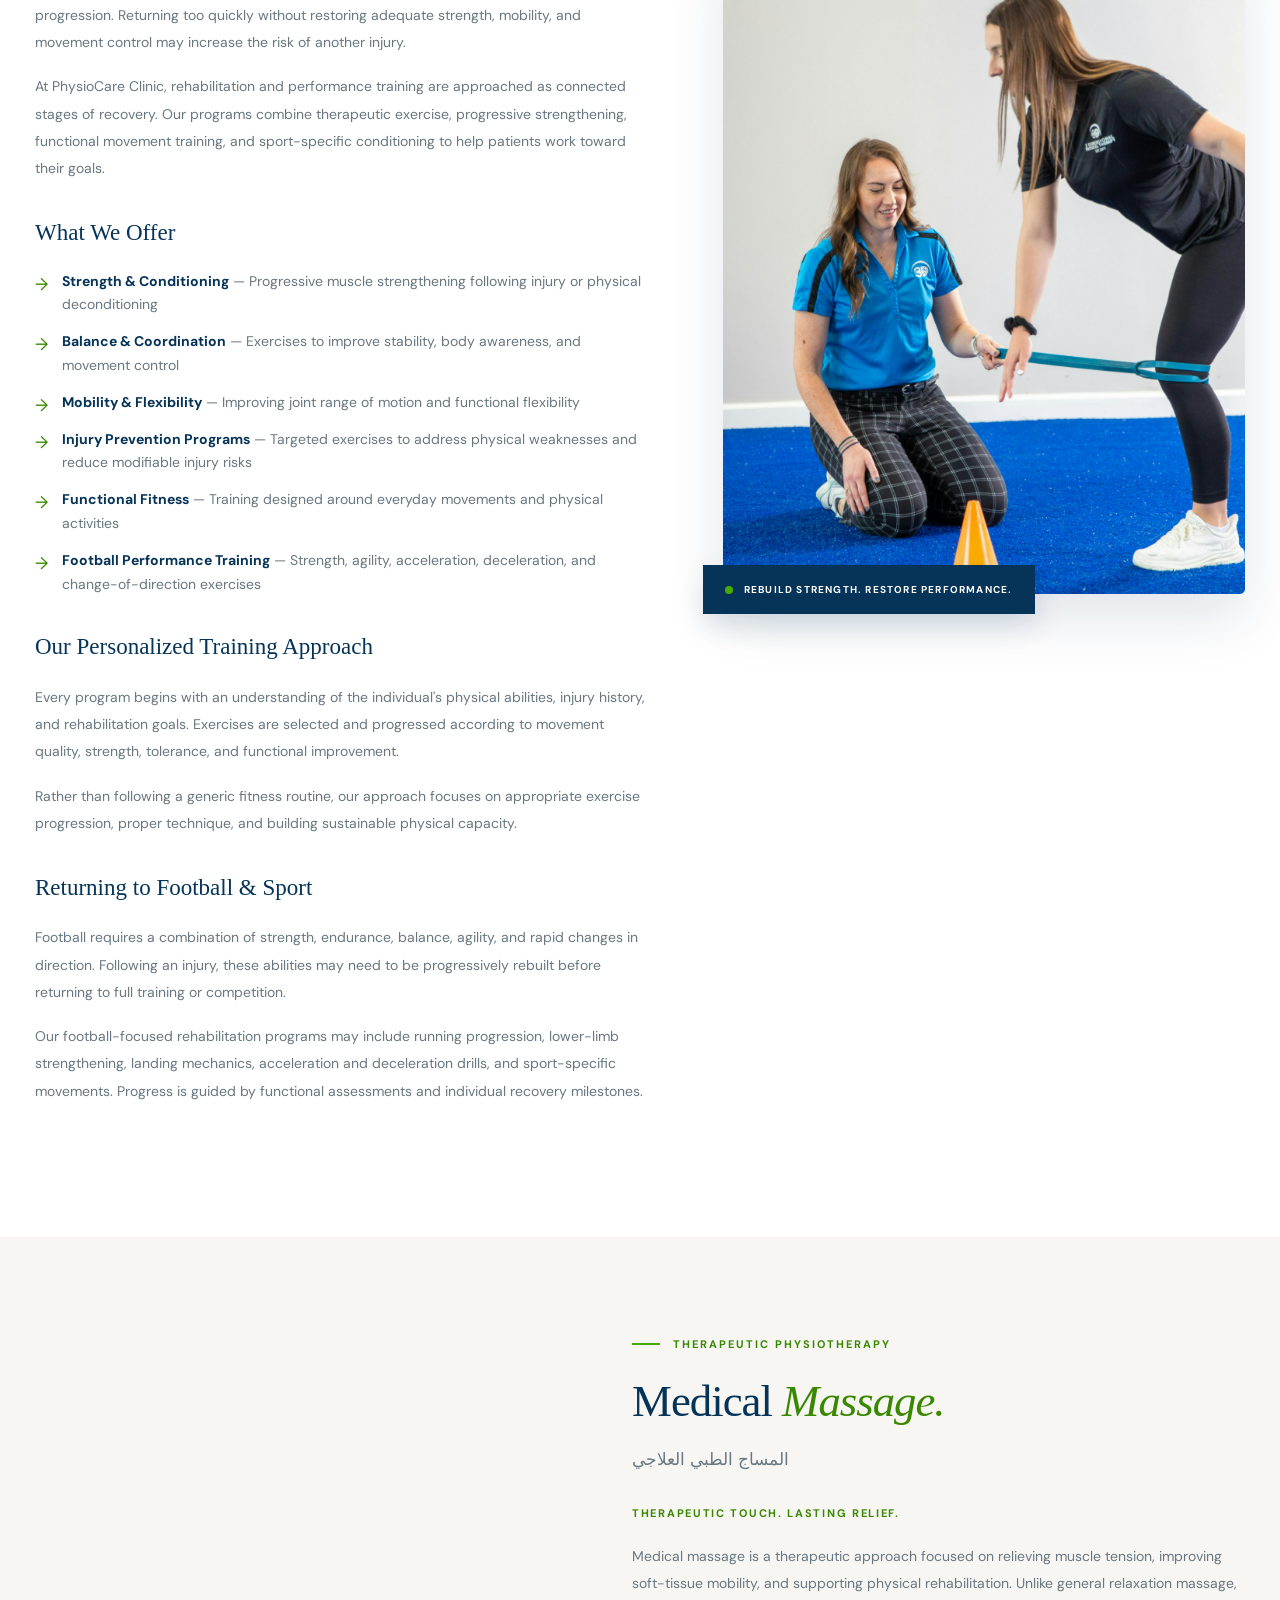
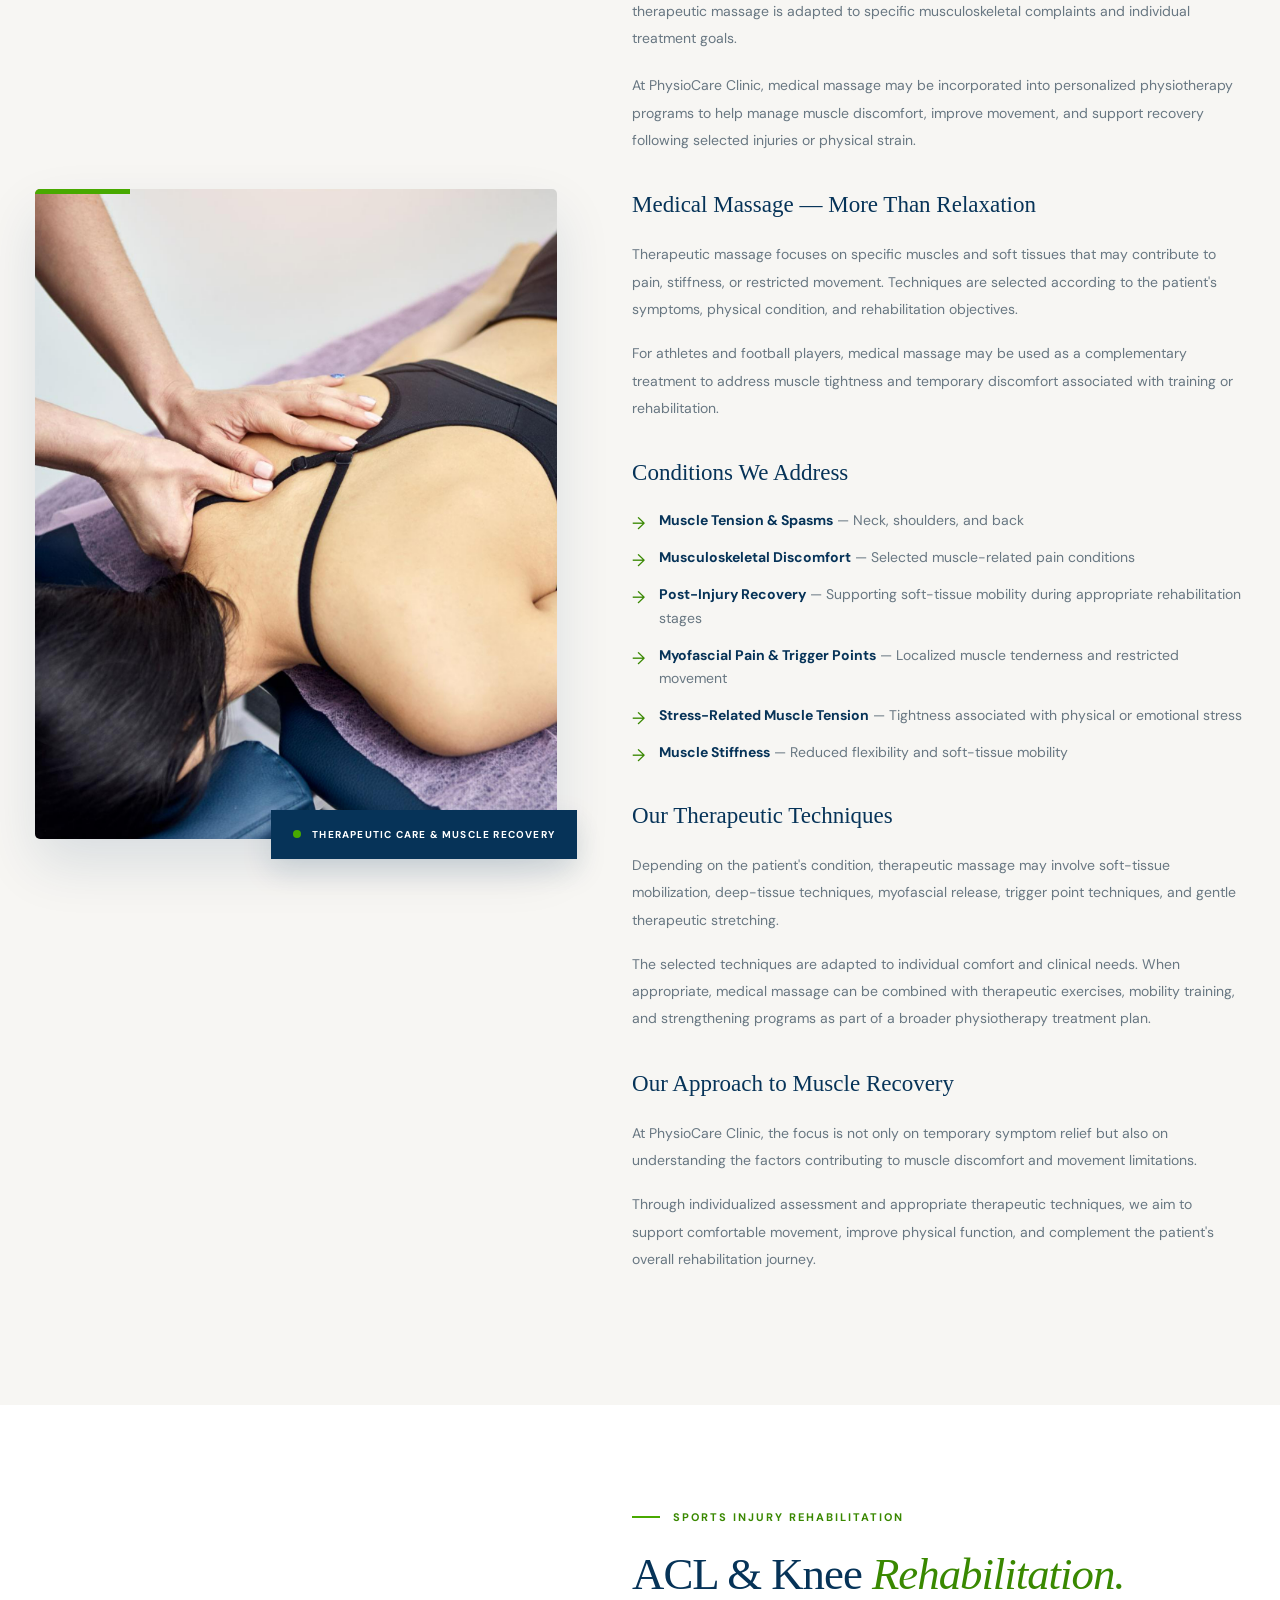
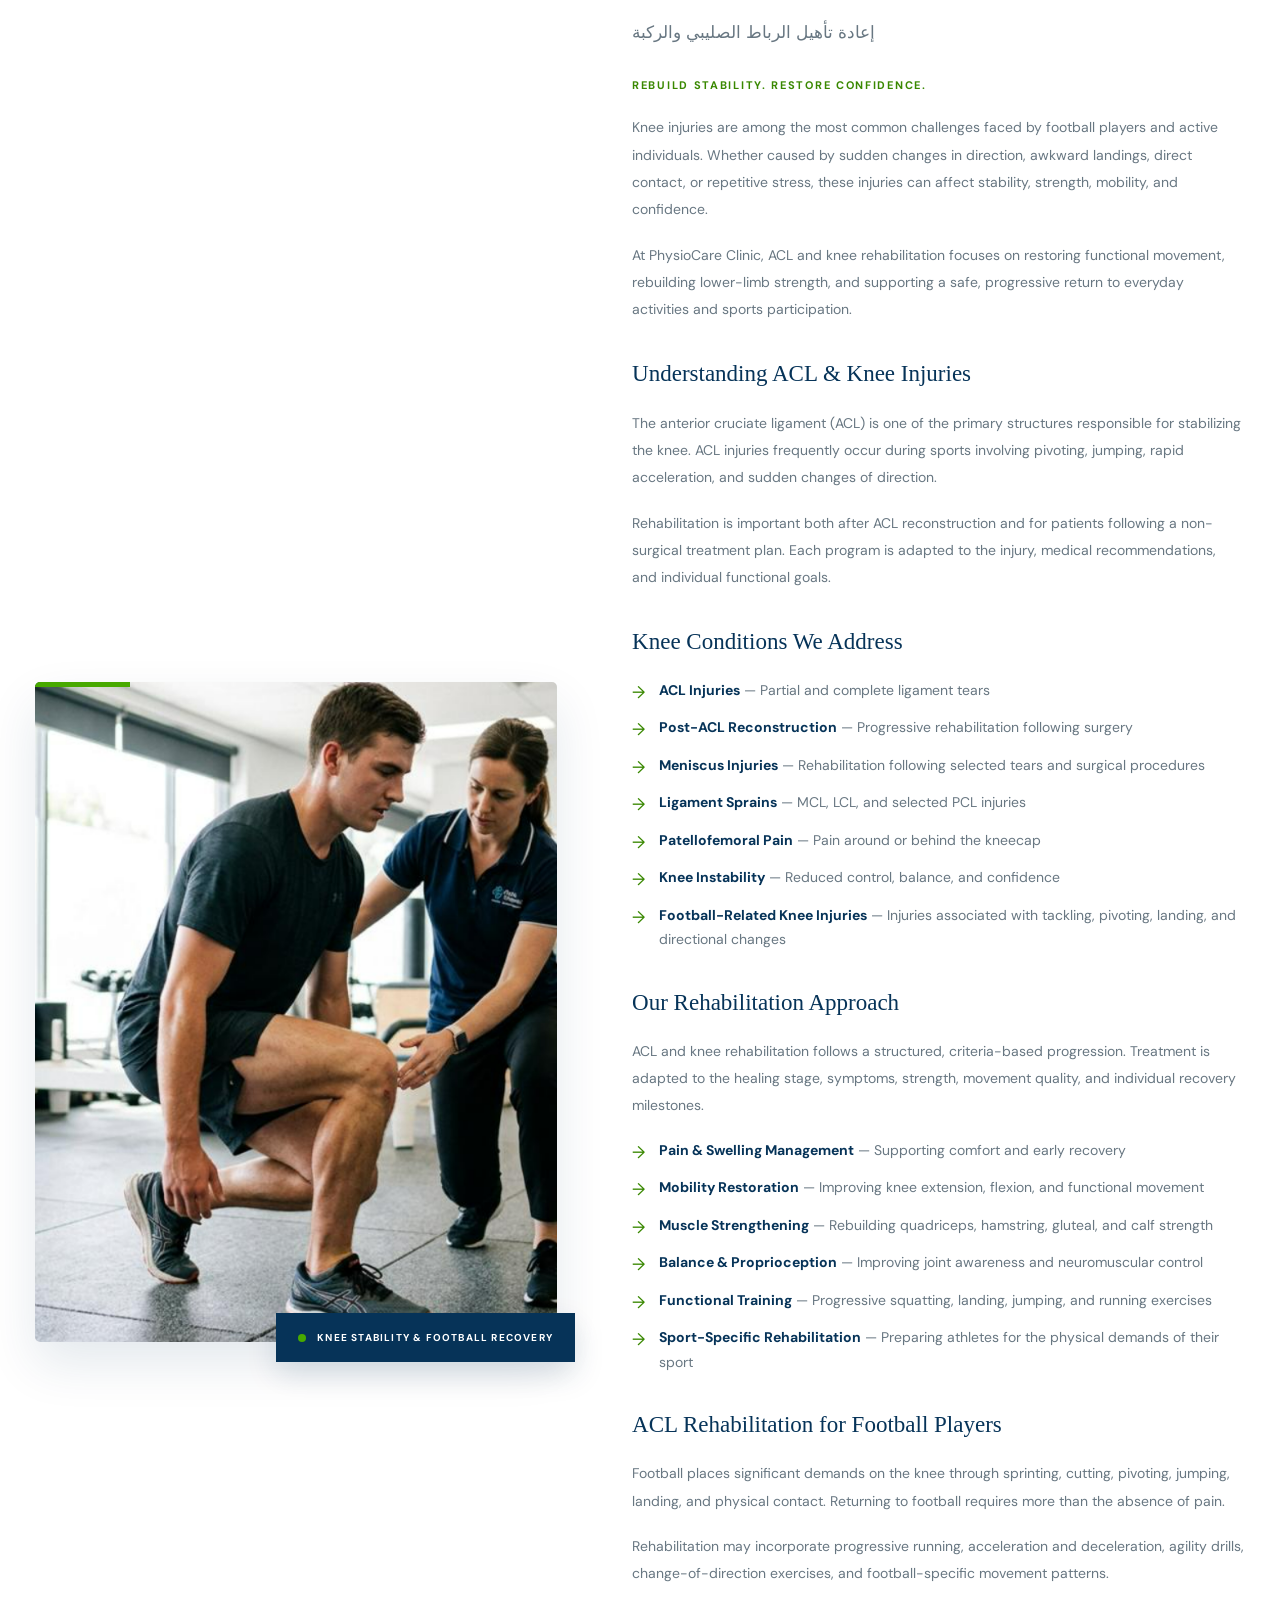
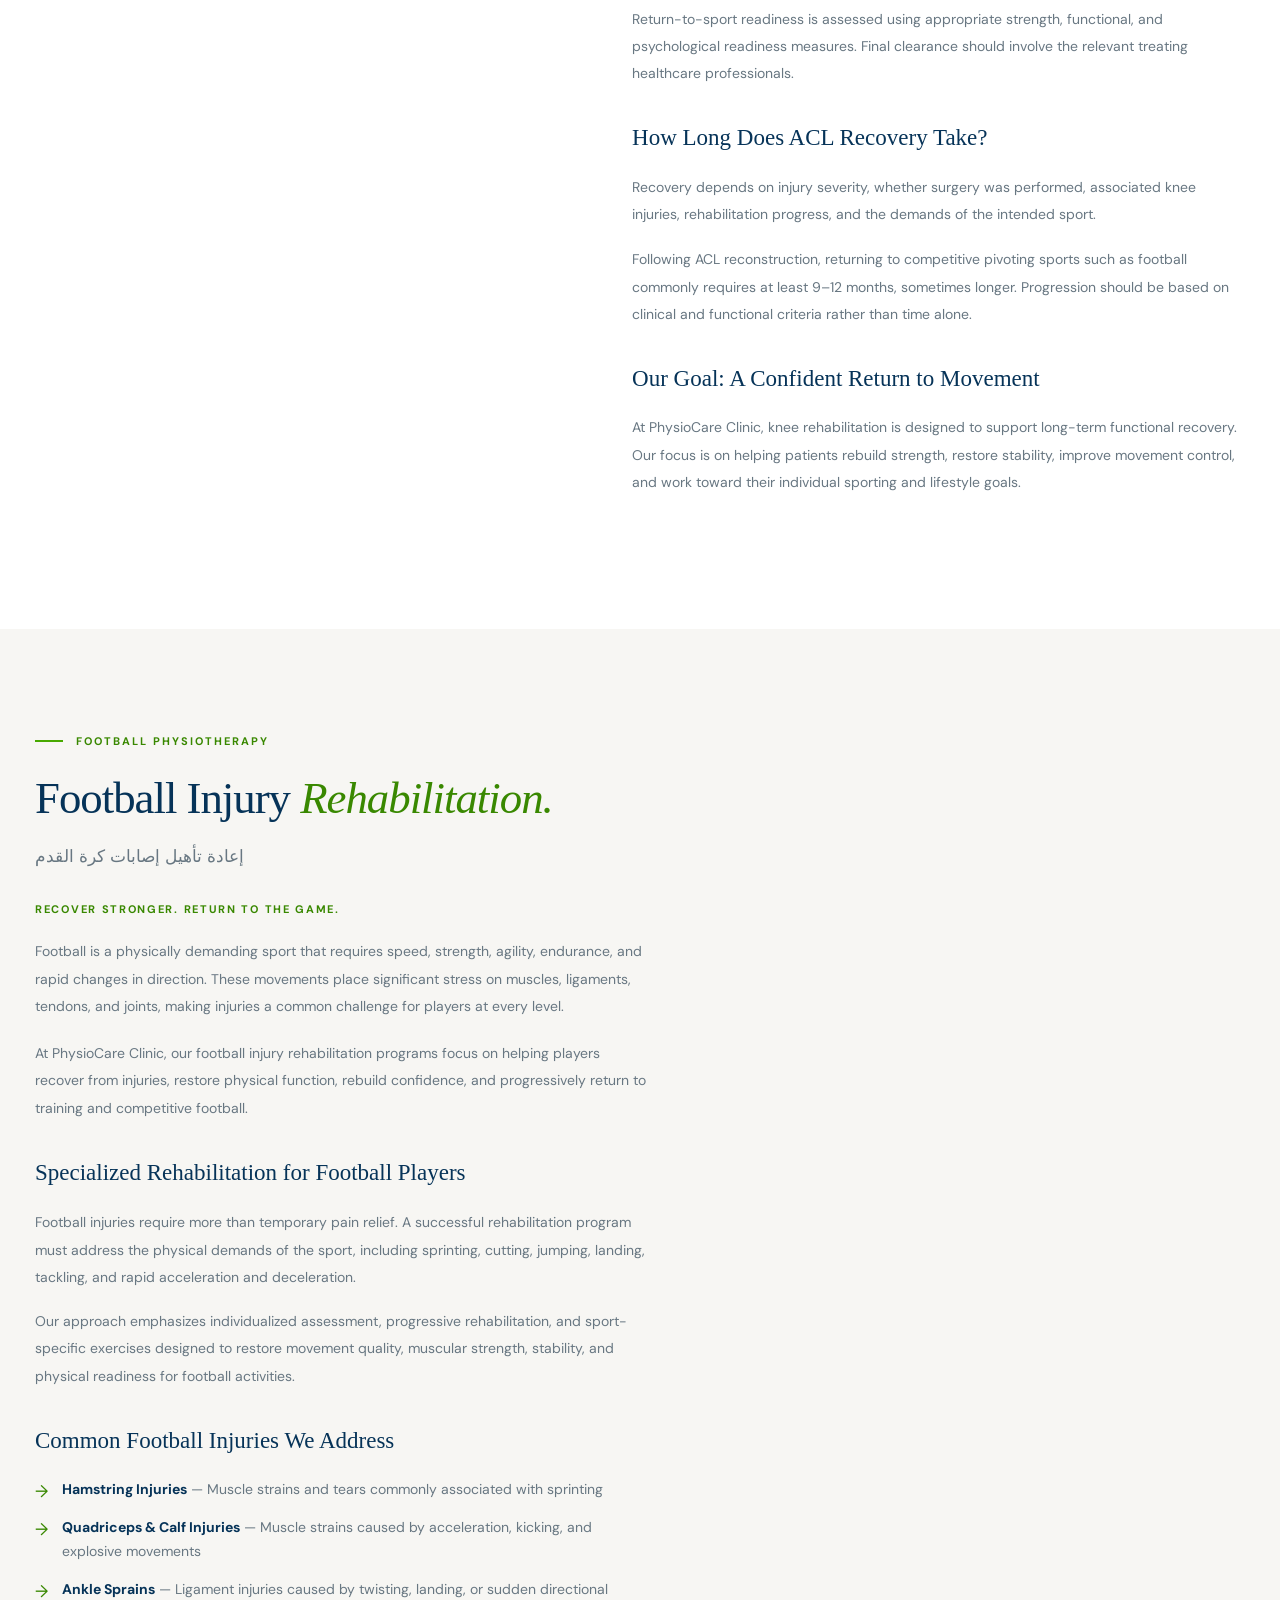
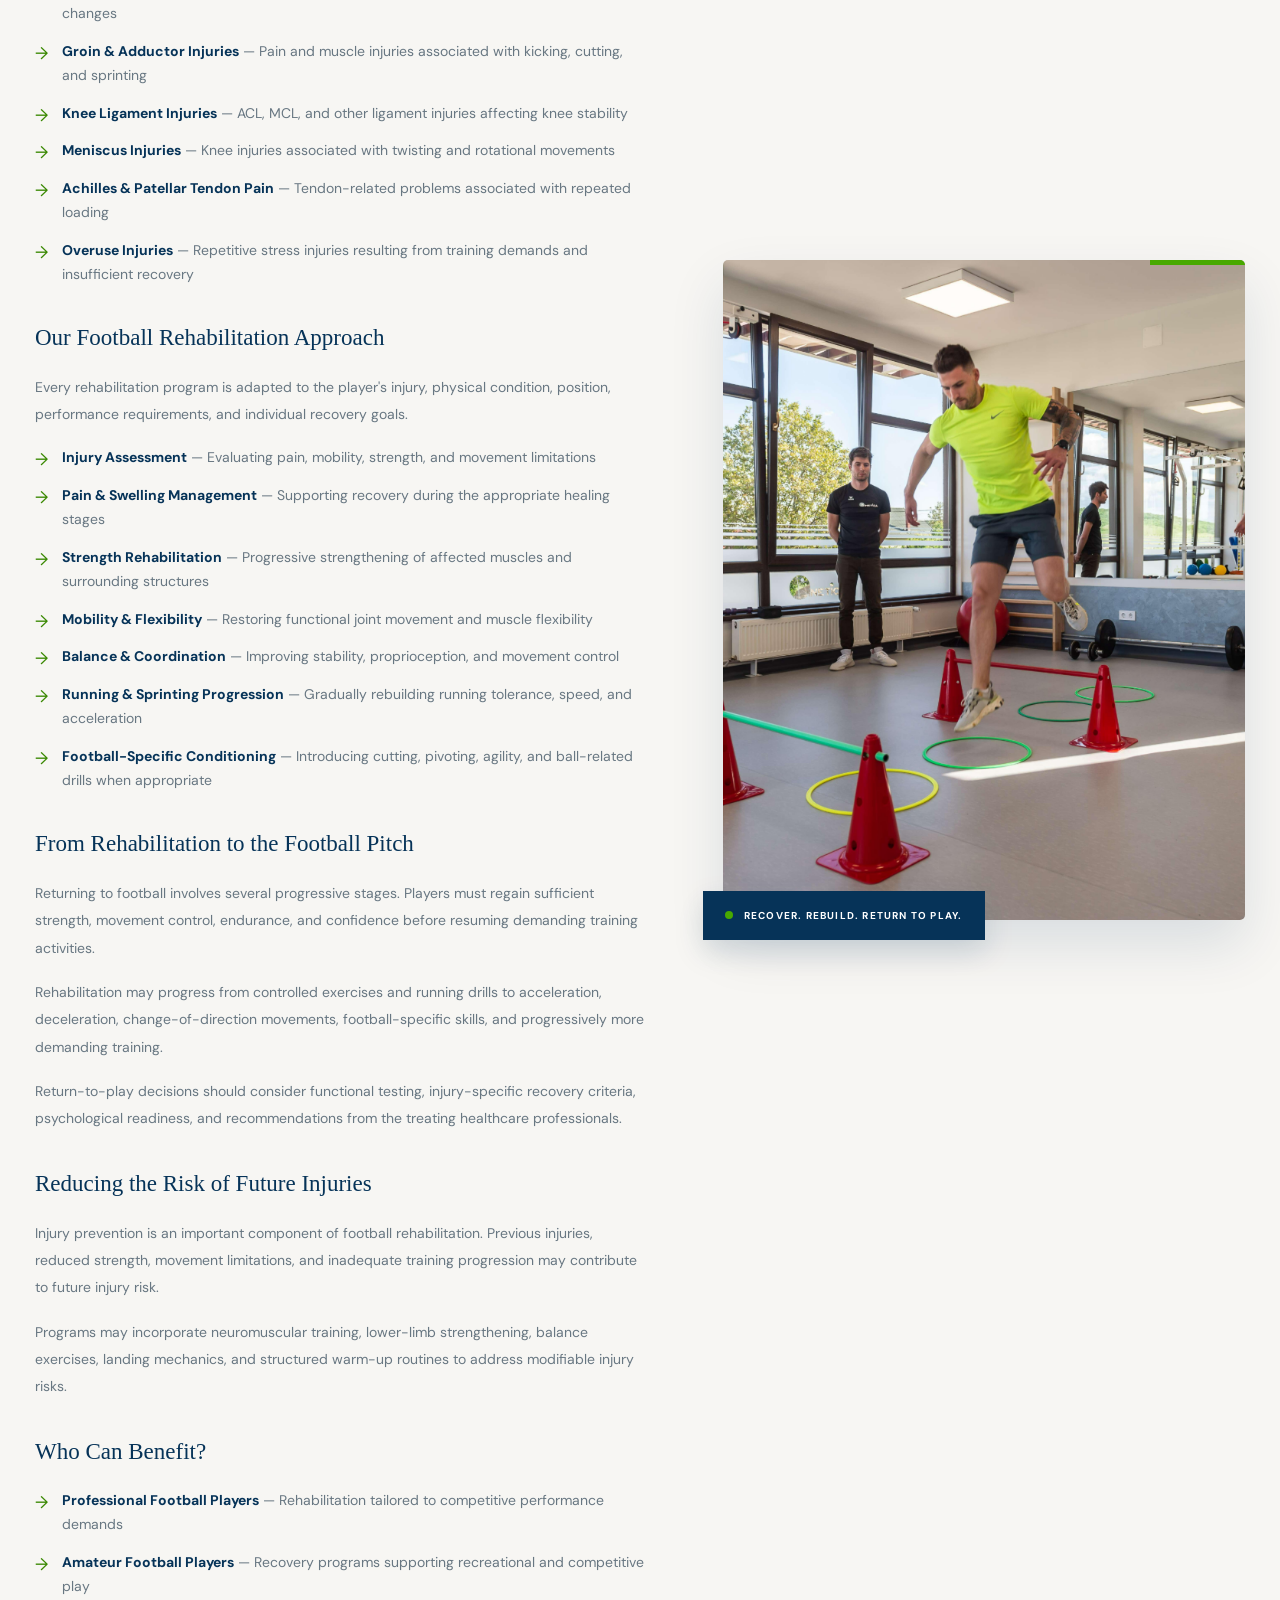
<file: services.html>
<!DOCTYPE html>
<html lang="en">

<head>
    <meta charset="UTF-8">
    <meta name="viewport" content="width=device-width, initial-scale=1.0">

    <title>Our Services | PhysioCare Clinic</title>

    <meta name="description"
        content="Explore sports physiotherapy, football injury rehabilitation, ACL recovery, muscle rehabilitation, and physiotherapy services at PhysioCare Clinic in Beirut.">

    <!-- Favicon -->
    <link rel="icon" type="image/png" href="assets/img/physiocare-logo.png">

    <!-- Google Fonts -->
    <link rel="preconnect" href="https://fonts.googleapis.com">
    <link rel="preconnect" href="https://fonts.gstatic.com" crossorigin>

    <link href="https://fonts.googleapis.com/css2?family=DM+Sans:wght@400;500;600;700;800&display=swap"
        rel="stylesheet">

    <!-- Main CSS -->
    <link rel="stylesheet" href="assets/css/style.css">
</head>

<body>

    <!-- =====================================
       HEADER
  ====================================== -->

    <header class="site-header">

        <div class="header-container">

            <!-- Logo -->
            <a href="index.html" class="header-logo" aria-label="PhysioCare Clinic Home">

                <img src="assets/img/physiocare-logo.png" alt="PhysioCare Clinic Logo">

            </a>

            <!-- Desktop Navigation -->
            <nav class="desktop-nav" aria-label="Main navigation">

                <a href="index.html" class="nav-link">
                    Home
                </a>

                <a href="about-us.html" class="nav-link">
                    About Us
                </a>

                <a href="services.html" class="nav-link active" aria-current="page">
                    Services
                </a>

                <a href="contact-us.html" class="nav-link">
                    Contact Us
                </a>

            </nav>

            <!-- Hamburger Button -->
            <button class="menu-toggle" type="button" aria-label="Open navigation menu" aria-expanded="false"
                aria-controls="mobile-nav">

                <span></span>
                <span></span>
                <span></span>

            </button>

        </div>

        <!-- Mobile Navigation -->
        <nav class="mobile-nav" id="mobile-nav" aria-label="Mobile navigation" inert>

            <a href="index.html" class="mobile-link">
                Home
            </a>

            <a href="about-us.html" class="mobile-link">
                About Us
            </a>

            <a href="services.html" class="mobile-link active" aria-current="page">
                Services
            </a>

            <a href="contact-us.html" class="mobile-link">
                Contact Us
            </a>

        </nav>

    </header>

    <!-- =====================================
       MAIN CONTENT
  ====================================== -->

    <main>


        <!-- =====================================
     PHYSIOCARE CLINIC
     SERVICES PAGE - HERO SECTION
====================================== -->

        <section class="services-hero" id="services-hero">

            <!-- Background Image -->
            <div class="services-hero-background" aria-hidden="true"></div>

            <!-- Gradient Overlay -->
            <div class="services-hero-overlay" aria-hidden="true"></div>

            <!-- Main Content -->
            <div class="services-hero-container">

                <div class="services-hero-content">

                    <!-- Small Label -->
                    <div class="services-hero-label">
                        <span class="services-hero-line"></span>
                        <span>PHYSIOCARE CLINIC</span>
                    </div>

                    <!-- Main Heading -->
                    <h1>
                        Our <em>Services.</em>
                    </h1>

                    <!-- Introduction -->
                    <p class="services-hero-description">
                        Personalized physiotherapy and rehabilitation
                        designed to restore movement, rebuild strength,
                        and support your recovery. From football-related
                        injuries and sports performance to everyday
                        physical conditions, we help you move forward
                        with confidence.
                    </p>

                    <!-- Decorative Bottom Line -->
                    <div class="services-hero-accent"></div>

                </div>

            </div>

        </section>


        <!-- =====================================
     PHYSIOCARE CLINIC
     SERVICES - INTRODUCTION SECTION
====================================== -->

        <section class="services-intro" id="services-intro">

            <div class="services-intro-container">

                <!-- SMALL SECTION LABEL -->
                <div class="services-intro-label">

                    <span class="services-intro-line"></span>

                    <span>WHAT WE OFFER</span>

                </div>

                <!-- MAIN HEADING -->
                <h2 class="services-intro-title">
                    Services &amp; Specialties
                </h2>

                <!-- INTRODUCTION -->
                <p class="services-intro-description">
                    From football-related injuries and sports rehabilitation
                    to musculoskeletal conditions and post-surgical recovery,
                    PhysioCare Clinic provides personalized physiotherapy
                    services designed around your individual needs.
                    Our approach focuses on restoring movement, rebuilding
                    strength, reducing discomfort, and helping patients
                    return to their daily activities and sporting goals
                    with confidence.
                </p>

            </div>

        </section>


        <!-- =====================================
     PHYSIOCARE CLINIC
     MUSCULOSKELETAL PHYSIOTHERAPY
====================================== -->

        <section class="services-musculo" id="musculoskeletal-physiotherapy">

            <div class="services-musculo-container">

                <!-- LEFT SIDE - CONTENT -->
                <div class="services-musculo-content">

                    <!-- SECTION LABEL -->
                    <div class="services-musculo-label">
                        <span class="services-musculo-line"></span>
                        <span>PHYSIOTHERAPY & REHABILITATION</span>
                    </div>

                    <!-- MAIN HEADING -->
                    <h2>
                        Musculoskeletal
                        <em>Physiotherapy.</em>
                    </h2>

                    <!-- ARABIC SUBTITLE -->
                    <p class="services-musculo-arabic" lang="ar" dir="rtl">
                        علاج فيزيائي للعضلات والمفاصل
                    </p>

                    <!-- HIGHLIGHT -->
                    <p class="services-musculo-highlight">
                        STOP MANAGING PAIN. START ELIMINATING IT.
                    </p>

                    <!-- INTRODUCTION -->
                    <p class="services-musculo-description">
                        Musculoskeletal pain can affect your movement,
                        daily activities, and overall quality of life.
                        At PhysioCare Clinic, we focus on identifying
                        the underlying causes of discomfort and
                        developing personalized rehabilitation programs
                        to help restore mobility, improve strength,
                        and support long-term recovery.
                    </p>

                    <p class="services-musculo-description">
                        Whether your condition is related to a sports
                        injury, poor posture, physical strain, or
                        post-surgical recovery, our approach combines
                        individualized assessment, therapeutic
                        exercises, and appropriate physiotherapy
                        techniques to help you move with greater
                        comfort and confidence.
                    </p>

                    <!-- CONDITIONS -->
                    <div class="services-musculo-conditions">

                        <h3>Conditions We Treat</h3>

                        <ul>
                            <li>Back &amp; Neck Pain</li>
                            <li>Joint Pain (Shoulder, Knee, Hip, Ankle)</li>
                            <li>Sciatica &amp; Disc-Related Conditions</li>
                            <li>Postural Problems &amp; Muscle Imbalances</li>
                            <li>Sports &amp; Musculoskeletal Injuries</li>
                            <li>Post-Surgical Rehabilitation</li>
                            <li>Injuries from Falls, Trauma &amp; Accidents</li>
                        </ul>

                    </div>

                    <!-- TREATMENT APPROACH -->
                    <div class="services-musculo-approach">

                        <h3>Our Treatment Approach</h3>

                        <p>
                            Every rehabilitation program is adapted
                            to your condition, recovery progress,
                            and personal goals. Treatment may include
                            manual therapy, therapeutic exercises,
                            mobility training, strengthening programs,
                            and education to help you manage symptoms
                            and improve physical function.
                        </p>

                    </div>

                </div>

                <!-- RIGHT SIDE - IMAGE -->
                <div class="services-musculo-visual">

                    <div class="services-musculo-image-wrapper">

                        <img src="assets/img/musculoskeletal.png"
                            alt="Physiotherapist providing musculoskeletal rehabilitation treatment"
                            class="services-musculo-image" loading="lazy">

                    </div>

                    <!-- IMAGE CAPTION -->
                    <div class="services-musculo-image-caption">

                        <span class="services-musculo-caption-dot"></span>

                        PERSONALIZED CARE & RECOVERY

                    </div>

                </div>

            </div>

        </section>


        <!-- =====================================
     PHYSIOCARE CLINIC
     SPORTS INJURIES REHABILITATION
====================================== -->

        <section class="services-sports" id="sports-injuries-rehabilitation">

            <div class="services-sports-container">

                <!-- LEFT SIDE - IMAGE -->
                <div class="services-sports-visual">

                    <div class="services-sports-image-wrapper">

                        <img src="assets/img/sports-rehabilitation.png"
                            alt="Football player receiving sports injury rehabilitation and physiotherapy treatment"
                            class="services-sports-image" loading="lazy">

                    </div>

                    <!-- IMAGE CAPTION -->
                    <div class="services-sports-image-caption">

                        <span class="services-sports-caption-dot"></span>

                        RECOVER STRONGER. RETURN TO SPORT.

                    </div>

                </div>

                <!-- RIGHT SIDE - CONTENT -->
                <div class="services-sports-content">

                    <!-- SECTION LABEL -->
                    <div class="services-sports-label">
                        <span class="services-sports-line"></span>
                        <span>SPORTS PHYSIOTHERAPY</span>
                    </div>

                    <!-- MAIN HEADING -->
                    <h2>
                        Sports Injuries
                        <em>Rehabilitation.</em>
                    </h2>

                    <!-- ARABIC SUBTITLE -->
                    <p class="services-sports-arabic" lang="ar" dir="rtl">
                        إعادة تأهيل الإصابات الرياضية
                    </p>

                    <!-- HIGHLIGHT -->
                    <p class="services-sports-highlight">
                        RECOVER FAST. RETURN STRONGER.
                    </p>

                    <!-- INTRODUCTION -->
                    <p class="services-sports-description">
                        Sports injuries can affect more than physical
                        performance. They can interrupt training,
                        competition, daily activities, and confidence
                        in movement. At PhysioCare Clinic, our sports
                        rehabilitation approach focuses on helping
                        athletes recover safely, rebuild strength,
                        and regain the physical abilities needed
                        for their sport.
                    </p>

                    <p class="services-sports-description">
                        With a particular focus on football-related
                        injuries, we provide individualized
                        rehabilitation programs for players and
                        active individuals recovering from ligament
                        injuries, muscle strains, joint problems,
                        and sports-related surgical procedures.
                        Our goal is to support a progressive,
                        confident return to physical activity
                        while reducing the risk of reinjury.
                    </p>

                    <!-- CONDITIONS -->
                    <div class="services-sports-conditions">

                        <h3>Sports Conditions We Treat</h3>

                        <ul>

                            <li>
                                <strong>Sprains &amp; Strains</strong>
                                — Ankle, knee, and wrist injuries
                            </li>

                            <li>
                                <strong>Ligament Injuries</strong>
                                — ACL, MCL, and PCL rehabilitation
                            </li>

                            <li>
                                <strong>Tendon Injuries</strong>
                                — Achilles, patellar, and rotator cuff
                            </li>

                            <li>
                                <strong>Muscle Tears</strong>
                                — Hamstring, quadriceps, and calf
                            </li>

                            <li>
                                <strong>Joint Dislocations</strong>
                                — Shoulder and other joint injuries
                            </li>

                            <li>
                                <strong>Post-Surgical Sports Recovery</strong>
                                — Arthroscopy and ligament repair
                            </li>

                            <li>
                                <strong>Overuse Injuries</strong>
                                — Runner's knee, shin splints,
                                and tendinopathy
                            </li>

                        </ul>

                    </div>

                    <!-- TREATMENT APPROACH -->
                    <div class="services-sports-approach">

                        <h3>Our Rehabilitation Approach</h3>

                        <p>
                            Sports rehabilitation follows a structured,
                            progressive approach adapted to the athlete's
                            injury, physical condition, and recovery goals.
                            Treatment may include pain management,
                            restoration of joint mobility, muscle
                            strengthening, balance and coordination
                            exercises, and sport-specific conditioning.
                        </p>

                        <p>
                            For football players, rehabilitation may
                            incorporate running progression, agility
                            exercises, directional changes, and
                            functional movement training. Return-to-play
                            decisions are guided by recovery progress,
                            physical readiness, and appropriate
                            functional assessments.
                        </p>

                    </div>

                    <!-- WHY CHOOSE PHYSIOCARE -->
                    <div class="services-sports-why">

                        <h3>Why Choose PhysioCare for Sports Rehabilitation?</h3>

                        <p>
                            At PhysioCare Clinic, we recognize that
                            recovering from a sports injury is not
                            simply about relieving pain. It is about
                            restoring movement, rebuilding confidence,
                            and preparing the body for the physical
                            demands of sport.
                        </p>

                        <p>
                            Our personalized rehabilitation approach
                            focuses on each athlete's needs, helping
                            football players and active individuals
                            work toward a safe and sustainable
                            return to their activities.
                        </p>

                    </div>

                </div>

            </div>

        </section>



        <!-- =====================================
     PHYSIOCARE CLINIC
     SERVICES - SHOCKWAVE THERAPY
====================================== -->

        <section class="services-shockwave" id="shockwave-therapy">

            <div class="services-shockwave-container">

                <!-- LEFT SIDE - CONTENT -->
                <div class="services-shockwave-content">

                    <!-- SECTION LABEL -->
                    <div class="services-shockwave-label">
                        <span class="services-shockwave-line"></span>
                        <span>ADVANCED PHYSIOTHERAPY</span>
                    </div>

                    <!-- MAIN HEADING -->
                    <h2>
                        Shockwave <em>Therapy.</em>
                    </h2>

                    <!-- ARABIC SUBTITLE -->
                    <p class="services-shockwave-arabic" lang="ar" dir="rtl">
                        العلاج بالموجات التصادمية
                    </p>

                    <!-- HIGHLIGHT -->
                    <p class="services-shockwave-highlight">
                        ADVANCED HEALING. PROVEN RESULTS.
                    </p>

                    <!-- INTRODUCTION -->
                    <p class="services-shockwave-description">
                        Extracorporeal Shockwave Therapy (ESWT) is a
                        non-invasive treatment that uses acoustic
                        pressure waves to help manage certain
                        musculoskeletal conditions. It is commonly
                        used for persistent tendon-related pain
                        and selected soft-tissue disorders.
                    </p>

                    <p class="services-shockwave-description">
                        At PhysioCare Clinic, our approach focuses
                        on evaluating each patient's condition
                        and determining whether shockwave therapy
                        may be an appropriate part of a personalized
                        rehabilitation program.
                    </p>

                    <!-- WHAT IS SHOCKWAVE THERAPY -->
                    <div class="services-shockwave-about">

                        <h3>What Is Shockwave Therapy?</h3>

                        <p>
                            Shockwave therapy delivers controlled
                            acoustic waves to targeted areas of the
                            body. These waves create mechanical
                            stimulation that may influence tissue
                            healing processes and help reduce pain
                            in certain conditions.
                        </p>

                        <p>
                            It is performed without surgical incisions
                            and may be combined with therapeutic
                            exercises, strengthening programs,
                            and other physiotherapy techniques
                            depending on the patient's needs.
                        </p>

                    </div>

                    <!-- CONDITIONS -->
                    <div class="services-shockwave-conditions">

                        <h3>Conditions Treated with Shockwave</h3>

                        <ul>

                            <li>
                                <strong>Achilles Tendinopathy</strong>
                                — Persistent pain around the Achilles tendon
                            </li>

                            <li>
                                <strong>Plantar Fasciitis</strong>
                                — Chronic heel and plantar fascia pain
                            </li>

                            <li>
                                <strong>Calcific Shoulder Tendinopathy</strong>
                                — Calcium deposits affecting shoulder tendons
                            </li>

                            <li>
                                <strong>Tennis Elbow</strong>
                                — Lateral elbow tendinopathy
                            </li>

                            <li>
                                <strong>Golfer's Elbow</strong>
                                — Medial elbow tendinopathy
                            </li>

                            <li>
                                <strong>Patellar Tendinopathy</strong>
                                — Persistent tendon pain around the knee
                            </li>

                            <li>
                                <strong>Selected Myofascial Conditions</strong>
                                — Muscle-related pain and trigger points
                            </li>

                        </ul>

                    </div>

                    <!-- HOW IT WORKS -->
                    <div class="services-shockwave-approach">

                        <h3>How Does Shockwave Therapy Work?</h3>

                        <p>
                            During treatment, a handheld applicator
                            delivers acoustic pulses to the affected
                            area. The intensity and number of pulses
                            are adjusted according to the treatment
                            protocol, the condition being addressed,
                            and the patient's tolerance.
                        </p>

                        <p>
                            The number of sessions varies depending
                            on the diagnosis, symptom duration,
                            and response to treatment. Progress
                            is monitored to determine whether
                            additional sessions or complementary
                            rehabilitation exercises are appropriate.
                        </p>

                    </div>

                    <!-- COMFORT AND SAFETY -->
                    <div class="services-shockwave-comfort">

                        <h3>Is Shockwave Therapy Painful?</h3>

                        <p>
                            Some patients experience mild to moderate
                            discomfort during treatment, particularly
                            when sensitive areas are targeted.
                            Treatment intensity can be adjusted
                            according to individual tolerance.
                        </p>

                        <p>
                            Temporary soreness or redness may occur
                            afterward. Your physiotherapist should
                            explain any activity restrictions and
                            determine whether shockwave therapy
                            is suitable for your medical condition
                            before beginning treatment.
                        </p>

                    </div>

                </div>

                <!-- RIGHT SIDE - IMAGE -->
                <div class="services-shockwave-visual">

                    <div class="services-shockwave-image-wrapper">

                        <img src="assets/img/shockwave-therapy.png"
                            alt="Shockwave therapy applied to a patient's leg during physiotherapy treatment"
                            class="services-shockwave-image" loading="lazy">

                    </div>

                    <!-- IMAGE CAPTION -->
                    <div class="services-shockwave-image-caption">

                        <span class="services-shockwave-caption-dot"></span>

                        NON-INVASIVE TREATMENT & RECOVERY

                    </div>

                </div>

            </div>

        </section>


        <!-- =====================================
     PHYSIOCARE CLINIC
     SERVICES - EMS TRAINING
====================================== -->

        <section class="services-ems" id="ems-training">

            <div class="services-ems-container">

                <!-- LEFT SIDE - IMAGE -->
                <div class="services-ems-visual">

                    <div class="services-ems-image-wrapper">

                        <img src="assets/img/ems-training.png"
                            alt="Electrical muscle stimulation training session in a physiotherapy and rehabilitation clinic"
                            class="services-ems-image" loading="lazy">

                    </div>

                    <!-- IMAGE CAPTION -->
                    <div class="services-ems-image-caption">

                        <span class="services-ems-caption-dot"></span>

                        MUSCLE ACTIVATION & STRENGTH

                    </div>

                </div>

                <!-- RIGHT SIDE - CONTENT -->
                <div class="services-ems-content">

                    <!-- SECTION LABEL -->
                    <div class="services-ems-label">
                        <span class="services-ems-line"></span>
                        <span>ADVANCED MUSCLE TRAINING</span>
                    </div>

                    <!-- MAIN HEADING -->
                    <h2>
                        EMS <em>Training.</em>
                    </h2>

                    <!-- ARABIC SUBTITLE -->
                    <p class="services-ems-arabic" lang="ar" dir="rtl">
                        التدريب بالتحفيز الكهربائي للعضلات
                    </p>

                    <!-- HIGHLIGHT -->
                    <p class="services-ems-highlight">
                        TRAIN SMARTER. GET STRONGER.
                    </p>

                    <!-- INTRODUCTION -->
                    <p class="services-ems-description">
                        Electrical Muscle Stimulation (EMS) is a
                        training and rehabilitation technique that
                        uses controlled electrical impulses to
                        stimulate muscle contractions. It can be
                        incorporated into selected physiotherapy
                        programs to support muscle activation,
                        strengthening, and physical conditioning.
                    </p>

                    <p class="services-ems-description">
                        At PhysioCare Clinic, EMS training focuses
                        on individualized muscle stimulation
                        combined with appropriate movement and
                        exercise. Programs can be adapted to
                        different physical abilities, rehabilitation
                        goals, and fitness levels following
                        a professional assessment.
                    </p>

                    <!-- WHAT IS EMS -->
                    <div class="services-ems-about">

                        <h3>What Is EMS Training?</h3>

                        <p>
                            EMS uses electrodes positioned over
                            selected muscle groups to deliver
                            controlled electrical impulses.
                            These impulses stimulate muscle
                            contractions and may complement
                            voluntary exercise during rehabilitation
                            or strength training.
                        </p>

                        <p>
                            Depending on the equipment and treatment
                            goals, EMS may target individual muscles
                            or multiple muscle groups during
                            a supervised session.
                        </p>

                    </div>

                    <!-- BENEFITS -->
                    <div class="services-ems-benefits">

                        <h3>Who May Benefit from EMS?</h3>

                        <ul>

                            <li>
                                <strong>Rehabilitation Patients</strong>
                                — Supporting muscle activation
                                following selected injuries or surgery
                            </li>

                            <li>
                                <strong>Sports & Football Players</strong>
                                — Complementing muscle strengthening
                                and conditioning programs
                            </li>

                            <li>
                                <strong>Fitness Enthusiasts</strong>
                                — Adding supervised muscle stimulation
                                to an existing exercise routine
                            </li>

                            <li>
                                <strong>Muscle Weakness</strong>
                                — Helping activate selected muscles
                                when clinically appropriate
                            </li>

                            <li>
                                <strong>Core Stability</strong>
                                — Supporting targeted muscle
                                activation alongside exercise
                            </li>

                            <li>
                                <strong>Older Adults</strong>
                                — Complementing suitable
                                muscle-strengthening programs
                            </li>

                        </ul>

                    </div>

                    <!-- WHAT TO EXPECT -->
                    <div class="services-ems-approach">

                        <h3>What to Expect During a Session</h3>

                        <p>
                            Depending on the EMS system, electrodes
                            are placed on targeted muscles or
                            integrated into specialized training
                            clothing. Controlled electrical impulses
                            are then delivered while the patient
                            performs guided movements or exercises,
                            when appropriate.
                        </p>

                        <p>
                            Stimulation intensity is adjusted
                            according to individual tolerance,
                            muscle response, and treatment goals.
                            Sessions are supervised to support
                            proper technique and safe use.
                        </p>

                    </div>

                    <!-- RESULTS -->
                    <div class="services-ems-results">

                        <h3>Expected Results</h3>

                        <p>
                            EMS may help improve muscle activation
                            and strength when used as part of
                            a structured rehabilitation or exercise
                            program. Outcomes depend on the
                            individual's condition, training
                            consistency, and overall treatment plan.
                        </p>

                        <p>
                            For athletes recovering from injury,
                            EMS may be incorporated alongside
                            therapeutic exercises, progressive
                            strengthening, and sport-specific
                            rehabilitation rather than replacing
                            conventional training.
                        </p>

                    </div>

                </div>

            </div>

        </section>


        <!-- =====================================
     PHYSIOCARE CLINIC
     SERVICES - REHAB & PERSONAL TRAINING
====================================== -->

        <section class="services-rehab" id="rehab-personal-training">

            <div class="services-rehab-container">

                <!-- LEFT SIDE - CONTENT -->
                <div class="services-rehab-content">

                    <!-- SECTION LABEL -->
                    <div class="services-rehab-label">
                        <span class="services-rehab-line"></span>
                        <span>REHABILITATION & PERFORMANCE</span>
                    </div>

                    <!-- MAIN HEADING -->
                    <h2>
                        Rehabilitation &amp;
                        <em>Personal Training.</em>
                    </h2>

                    <!-- ARABIC SUBTITLE -->
                    <p class="services-rehab-arabic" lang="ar" dir="rtl">
                        إعادة التأهيل والتدريب الشخصي
                    </p>

                    <!-- HIGHLIGHT -->
                    <p class="services-rehab-highlight">
                        FROM RECOVERY TO PEAK PERFORMANCE.
                    </p>

                    <!-- INTRODUCTION -->
                    <p class="services-rehab-description">
                        Recovering from an injury is only one part
                        of the journey. Regaining strength, improving
                        movement, and rebuilding confidence are
                        essential steps toward returning to an active
                        lifestyle. At PhysioCare Clinic, our
                        rehabilitation and personal training programs
                        focus on helping individuals progress from
                        recovery toward improved physical performance.
                    </p>

                    <p class="services-rehab-description">
                        Whether you are recovering from a sports
                        injury, returning to football, or looking
                        to improve your overall fitness, our
                        individualized programs are designed
                        around your physical condition,
                        functional abilities, and personal goals.
                    </p>

                    <!-- ABOUT -->
                    <div class="services-rehab-about">

                        <h3>Where Rehabilitation Meets Performance</h3>

                        <p>
                            The transition from physiotherapy to
                            regular exercise or competitive sport
                            requires careful progression.
                            Returning too quickly without restoring
                            adequate strength, mobility, and
                            movement control may increase the
                            risk of another injury.
                        </p>

                        <p>
                            At PhysioCare Clinic, rehabilitation
                            and performance training are approached
                            as connected stages of recovery.
                            Our programs combine therapeutic
                            exercise, progressive strengthening,
                            functional movement training, and
                            sport-specific conditioning to help
                            patients work toward their goals.
                        </p>

                    </div>

                    <!-- WHAT WE OFFER -->
                    <div class="services-rehab-offer">

                        <h3>What We Offer</h3>

                        <ul>

                            <li>
                                <strong>Strength &amp; Conditioning</strong>
                                — Progressive muscle strengthening
                                following injury or physical
                                deconditioning
                            </li>

                            <li>
                                <strong>Balance &amp; Coordination</strong>
                                — Exercises to improve stability,
                                body awareness, and movement control
                            </li>

                            <li>
                                <strong>Mobility &amp; Flexibility</strong>
                                — Improving joint range of motion
                                and functional flexibility
                            </li>

                            <li>
                                <strong>Injury Prevention Programs</strong>
                                — Targeted exercises to address
                                physical weaknesses and reduce
                                modifiable injury risks
                            </li>

                            <li>
                                <strong>Functional Fitness</strong>
                                — Training designed around everyday
                                movements and physical activities
                            </li>

                            <li>
                                <strong>Football Performance Training</strong>
                                — Strength, agility, acceleration,
                                deceleration, and change-of-direction
                                exercises
                            </li>

                        </ul>

                    </div>

                    <!-- APPROACH -->
                    <div class="services-rehab-approach">

                        <h3>Our Personalized Training Approach</h3>

                        <p>
                            Every program begins with an understanding
                            of the individual's physical abilities,
                            injury history, and rehabilitation goals.
                            Exercises are selected and progressed
                            according to movement quality, strength,
                            tolerance, and functional improvement.
                        </p>

                        <p>
                            Rather than following a generic fitness
                            routine, our approach focuses on
                            appropriate exercise progression,
                            proper technique, and building
                            sustainable physical capacity.
                        </p>

                    </div>

                    <!-- FOOTBALL FOCUS -->
                    <div class="services-rehab-football">

                        <h3>Returning to Football &amp; Sport</h3>

                        <p>
                            Football requires a combination of
                            strength, endurance, balance, agility,
                            and rapid changes in direction.
                            Following an injury, these abilities
                            may need to be progressively rebuilt
                            before returning to full training
                            or competition.
                        </p>

                        <p>
                            Our football-focused rehabilitation
                            programs may include running progression,
                            lower-limb strengthening, landing
                            mechanics, acceleration and deceleration
                            drills, and sport-specific movements.
                            Progress is guided by functional
                            assessments and individual recovery
                            milestones.
                        </p>

                    </div>

                </div>

                <!-- RIGHT SIDE - IMAGE -->
                <div class="services-rehab-visual">

                    <div class="services-rehab-image-wrapper">

                        <img src="assets/img//rehab-training.png"
                            alt="Athlete performing supervised rehabilitation and strength training exercises"
                            class="services-rehab-image" loading="lazy">

                    </div>

                    <!-- IMAGE CAPTION -->
                    <div class="services-rehab-image-caption">

                        <span class="services-rehab-caption-dot"></span>

                        REBUILD STRENGTH. RESTORE PERFORMANCE.

                    </div>

                </div>

            </div>

        </section>


        <!-- =====================================
     PHYSIOCARE CLINIC
     SERVICES - MEDICAL MASSAGE
====================================== -->

        <section class="services-massage" id="medical-massage">

            <div class="services-massage-container">

                <!-- LEFT SIDE - IMAGE -->
                <div class="services-massage-visual">

                    <div class="services-massage-image-wrapper">

                        <img src="assets/img/medical-massage.png"
                            alt="Physiotherapist performing therapeutic medical massage on a patient's back"
                            class="services-massage-image" loading="lazy">

                    </div>

                    <!-- IMAGE CAPTION -->
                    <div class="services-massage-image-caption">

                        <span class="services-massage-caption-dot"></span>

                        THERAPEUTIC CARE & MUSCLE RECOVERY

                    </div>

                </div>

                <!-- RIGHT SIDE - CONTENT -->
                <div class="services-massage-content">

                    <!-- SECTION LABEL -->
                    <div class="services-massage-label">
                        <span class="services-massage-line"></span>
                        <span>THERAPEUTIC PHYSIOTHERAPY</span>
                    </div>

                    <!-- MAIN HEADING -->
                    <h2>
                        Medical <em>Massage.</em>
                    </h2>

                    <!-- ARABIC SUBTITLE -->
                    <p class="services-massage-arabic" lang="ar" dir="rtl">
                        المساج الطبي العلاجي
                    </p>

                    <!-- HIGHLIGHT -->
                    <p class="services-massage-highlight">
                        THERAPEUTIC TOUCH. LASTING RELIEF.
                    </p>

                    <!-- INTRODUCTION -->
                    <p class="services-massage-description">
                        Medical massage is a therapeutic approach
                        focused on relieving muscle tension,
                        improving soft-tissue mobility, and
                        supporting physical rehabilitation.
                        Unlike general relaxation massage,
                        therapeutic massage is adapted to
                        specific musculoskeletal complaints
                        and individual treatment goals.
                    </p>

                    <p class="services-massage-description">
                        At PhysioCare Clinic, medical massage
                        may be incorporated into personalized
                        physiotherapy programs to help manage
                        muscle discomfort, improve movement,
                        and support recovery following
                        selected injuries or physical strain.
                    </p>

                    <!-- ABOUT -->
                    <div class="services-massage-about">

                        <h3>Medical Massage — More Than Relaxation</h3>

                        <p>
                            Therapeutic massage focuses on
                            specific muscles and soft tissues
                            that may contribute to pain,
                            stiffness, or restricted movement.
                            Techniques are selected according
                            to the patient's symptoms,
                            physical condition, and
                            rehabilitation objectives.
                        </p>

                        <p>
                            For athletes and football players,
                            medical massage may be used as
                            a complementary treatment to
                            address muscle tightness and
                            temporary discomfort associated
                            with training or rehabilitation.
                        </p>

                    </div>

                    <!-- CONDITIONS -->
                    <div class="services-massage-conditions">

                        <h3>Conditions We Address</h3>

                        <ul>

                            <li>
                                <strong>Muscle Tension &amp; Spasms</strong>
                                — Neck, shoulders, and back
                            </li>

                            <li>
                                <strong>Musculoskeletal Discomfort</strong>
                                — Selected muscle-related pain conditions
                            </li>

                            <li>
                                <strong>Post-Injury Recovery</strong>
                                — Supporting soft-tissue mobility
                                during appropriate rehabilitation stages
                            </li>

                            <li>
                                <strong>Myofascial Pain &amp; Trigger Points</strong>
                                — Localized muscle tenderness
                                and restricted movement
                            </li>

                            <li>
                                <strong>Stress-Related Muscle Tension</strong>
                                — Tightness associated with
                                physical or emotional stress
                            </li>

                            <li>
                                <strong>Muscle Stiffness</strong>
                                — Reduced flexibility and
                                soft-tissue mobility
                            </li>

                        </ul>

                    </div>

                    <!-- TECHNIQUES -->
                    <div class="services-massage-techniques">

                        <h3>Our Therapeutic Techniques</h3>

                        <p>
                            Depending on the patient's condition,
                            therapeutic massage may involve
                            soft-tissue mobilization, deep-tissue
                            techniques, myofascial release,
                            trigger point techniques, and
                            gentle therapeutic stretching.
                        </p>

                        <p>
                            The selected techniques are adapted
                            to individual comfort and clinical
                            needs. When appropriate, medical
                            massage can be combined with
                            therapeutic exercises, mobility
                            training, and strengthening
                            programs as part of a broader
                            physiotherapy treatment plan.
                        </p>

                    </div>

                    <!-- APPROACH -->
                    <div class="services-massage-approach">

                        <h3>Our Approach to Muscle Recovery</h3>

                        <p>
                            At PhysioCare Clinic, the focus
                            is not only on temporary symptom
                            relief but also on understanding
                            the factors contributing to
                            muscle discomfort and movement
                            limitations.
                        </p>

                        <p>
                            Through individualized assessment
                            and appropriate therapeutic
                            techniques, we aim to support
                            comfortable movement, improve
                            physical function, and complement
                            the patient's overall
                            rehabilitation journey.
                        </p>

                    </div>

                </div>

            </div>

        </section>



        <!-- =====================================
     PHYSIOCARE CLINIC
     SERVICES - ACL & KNEE REHABILITATION
====================================== -->

        <section class="services-acl" id="acl-knee-rehabilitation">

            <div class="services-acl-container">

                <!-- LEFT SIDE - IMAGE -->
                <div class="services-acl-visual">

                    <div class="services-acl-image-wrapper">
                        <img src="assets/img/acl-rehabilitation.png"
                            alt="Football player performing ACL and knee rehabilitation exercises with a physiotherapist"
                            class="services-acl-image" loading="lazy">
                    </div>

                    <div class="services-acl-image-caption">
                        <span class="services-acl-caption-dot"></span>
                        KNEE STABILITY & FOOTBALL RECOVERY
                    </div>

                </div>

                <!-- RIGHT SIDE - CONTENT -->
                <div class="services-acl-content">

                    <div class="services-acl-label">
                        <span class="services-acl-line"></span>
                        <span>SPORTS INJURY REHABILITATION</span>
                    </div>

                    <h2>
                        ACL & Knee <em>Rehabilitation.</em>
                    </h2>

                    <p class="services-acl-arabic" lang="ar" dir="rtl">
                        إعادة تأهيل الرباط الصليبي والركبة
                    </p>

                    <p class="services-acl-highlight">
                        REBUILD STABILITY. RESTORE CONFIDENCE.
                    </p>

                    <p class="services-acl-description">
                        Knee injuries are among the most common challenges
                        faced by football players and active individuals.
                        Whether caused by sudden changes in direction,
                        awkward landings, direct contact, or repetitive
                        stress, these injuries can affect stability,
                        strength, mobility, and confidence.
                    </p>

                    <p class="services-acl-description">
                        At PhysioCare Clinic, ACL and knee rehabilitation
                        focuses on restoring functional movement,
                        rebuilding lower-limb strength, and supporting
                        a safe, progressive return to everyday
                        activities and sports participation.
                    </p>

                    <!-- ABOUT -->
                    <div class="services-acl-block">

                        <h3>Understanding ACL & Knee Injuries</h3>

                        <p>
                            The anterior cruciate ligament (ACL) is one
                            of the primary structures responsible for
                            stabilizing the knee. ACL injuries frequently
                            occur during sports involving pivoting,
                            jumping, rapid acceleration, and sudden
                            changes of direction.
                        </p>

                        <p>
                            Rehabilitation is important both after
                            ACL reconstruction and for patients
                            following a non-surgical treatment plan.
                            Each program is adapted to the injury,
                            medical recommendations, and individual
                            functional goals.
                        </p>

                    </div>

                    <!-- CONDITIONS -->
                    <div class="services-acl-block">

                        <h3>Knee Conditions We Address</h3>

                        <ul class="services-acl-list">
                            <li>
                                <strong>ACL Injuries</strong> —
                                Partial and complete ligament tears
                            </li>

                            <li>
                                <strong>Post-ACL Reconstruction</strong> —
                                Progressive rehabilitation following surgery
                            </li>

                            <li>
                                <strong>Meniscus Injuries</strong> —
                                Rehabilitation following selected tears
                                and surgical procedures
                            </li>

                            <li>
                                <strong>Ligament Sprains</strong> —
                                MCL, LCL, and selected PCL injuries
                            </li>

                            <li>
                                <strong>Patellofemoral Pain</strong> —
                                Pain around or behind the kneecap
                            </li>

                            <li>
                                <strong>Knee Instability</strong> —
                                Reduced control, balance, and confidence
                            </li>

                            <li>
                                <strong>Football-Related Knee Injuries</strong> —
                                Injuries associated with tackling,
                                pivoting, landing, and directional changes
                            </li>
                        </ul>

                    </div>

                    <!-- APPROACH -->
                    <div class="services-acl-block">

                        <h3>Our Rehabilitation Approach</h3>

                        <p>
                            ACL and knee rehabilitation follows a
                            structured, criteria-based progression.
                            Treatment is adapted to the healing stage,
                            symptoms, strength, movement quality,
                            and individual recovery milestones.
                        </p>

                        <ul class="services-acl-list">
                            <li>
                                <strong>Pain & Swelling Management</strong> —
                                Supporting comfort and early recovery
                            </li>

                            <li>
                                <strong>Mobility Restoration</strong> —
                                Improving knee extension, flexion,
                                and functional movement
                            </li>

                            <li>
                                <strong>Muscle Strengthening</strong> —
                                Rebuilding quadriceps, hamstring,
                                gluteal, and calf strength
                            </li>

                            <li>
                                <strong>Balance & Proprioception</strong> —
                                Improving joint awareness
                                and neuromuscular control
                            </li>

                            <li>
                                <strong>Functional Training</strong> —
                                Progressive squatting, landing,
                                jumping, and running exercises
                            </li>

                            <li>
                                <strong>Sport-Specific Rehabilitation</strong> —
                                Preparing athletes for the physical
                                demands of their sport
                            </li>
                        </ul>

                    </div>

                    <!-- FOOTBALL -->
                    <div class="services-acl-block">

                        <h3>ACL Rehabilitation for Football Players</h3>

                        <p>
                            Football places significant demands on the
                            knee through sprinting, cutting, pivoting,
                            jumping, landing, and physical contact.
                            Returning to football requires more than
                            the absence of pain.
                        </p>

                        <p>
                            Rehabilitation may incorporate progressive
                            running, acceleration and deceleration,
                            agility drills, change-of-direction
                            exercises, and football-specific movement
                            patterns.
                        </p>

                        <p>
                            Return-to-sport readiness is assessed using
                            appropriate strength, functional, and
                            psychological readiness measures.
                            Final clearance should involve the
                            relevant treating healthcare professionals.
                        </p>

                    </div>

                    <!-- RECOVERY -->
                    <div class="services-acl-block">

                        <h3>How Long Does ACL Recovery Take?</h3>

                        <p>
                            Recovery depends on injury severity,
                            whether surgery was performed, associated
                            knee injuries, rehabilitation progress,
                            and the demands of the intended sport.
                        </p>

                        <p>
                            Following ACL reconstruction, returning
                            to competitive pivoting sports such as
                            football commonly requires at least
                            9–12 months, sometimes longer.
                            Progression should be based on clinical
                            and functional criteria rather than
                            time alone.
                        </p>

                    </div>

                    <!-- CLOSING -->
                    <div class="services-acl-block">

                        <h3>Our Goal: A Confident Return to Movement</h3>

                        <p>
                            At PhysioCare Clinic, knee rehabilitation
                            is designed to support long-term functional
                            recovery. Our focus is on helping patients
                            rebuild strength, restore stability,
                            improve movement control, and work toward
                            their individual sporting and lifestyle goals.
                        </p>

                    </div>

                </div>

            </div>

        </section>




        <!-- =====================================
     PHYSIOCARE CLINIC
     SERVICES - FOOTBALL INJURY REHABILITATION
====================================== -->

        <section class="services-football" id="football-injury-rehabilitation">

            <div class="services-football-container">

                <!-- LEFT SIDE - CONTENT -->
                <div class="services-football-content">

                    <!-- SECTION LABEL -->
                    <div class="services-football-label">
                        <span class="services-football-line"></span>
                        <span>FOOTBALL PHYSIOTHERAPY</span>
                    </div>

                    <!-- MAIN HEADING -->
                    <h2>
                        Football Injury <em>Rehabilitation.</em>
                    </h2>

                    <!-- ARABIC SUBTITLE -->
                    <p class="services-football-arabic" lang="ar" dir="rtl">
                        إعادة تأهيل إصابات كرة القدم
                    </p>

                    <!-- HIGHLIGHT -->
                    <p class="services-football-highlight">
                        RECOVER STRONGER. RETURN TO THE GAME.
                    </p>

                    <!-- INTRODUCTION -->
                    <p class="services-football-description">
                        Football is a physically demanding sport
                        that requires speed, strength, agility,
                        endurance, and rapid changes in direction.
                        These movements place significant stress
                        on muscles, ligaments, tendons, and joints,
                        making injuries a common challenge for
                        players at every level.
                    </p>

                    <p class="services-football-description">
                        At PhysioCare Clinic, our football injury
                        rehabilitation programs focus on helping
                        players recover from injuries, restore
                        physical function, rebuild confidence,
                        and progressively return to training
                        and competitive football.
                    </p>

                    <!-- ABOUT -->
                    <div class="services-football-block">

                        <h3>
                            Specialized Rehabilitation for Football Players
                        </h3>

                        <p>
                            Football injuries require more than
                            temporary pain relief. A successful
                            rehabilitation program must address
                            the physical demands of the sport,
                            including sprinting, cutting, jumping,
                            landing, tackling, and rapid acceleration
                            and deceleration.
                        </p>

                        <p>
                            Our approach emphasizes individualized
                            assessment, progressive rehabilitation,
                            and sport-specific exercises designed
                            to restore movement quality, muscular
                            strength, stability, and physical
                            readiness for football activities.
                        </p>

                    </div>

                    <!-- CONDITIONS -->
                    <div class="services-football-block">

                        <h3>Common Football Injuries We Address</h3>

                        <ul class="services-football-list">

                            <li>
                                <strong>Hamstring Injuries</strong>
                                — Muscle strains and tears commonly
                                associated with sprinting
                            </li>

                            <li>
                                <strong>Quadriceps & Calf Injuries</strong>
                                — Muscle strains caused by acceleration,
                                kicking, and explosive movements
                            </li>

                            <li>
                                <strong>Ankle Sprains</strong>
                                — Ligament injuries caused by twisting,
                                landing, or sudden directional changes
                            </li>

                            <li>
                                <strong>Groin & Adductor Injuries</strong>
                                — Pain and muscle injuries associated
                                with kicking, cutting, and sprinting
                            </li>

                            <li>
                                <strong>Knee Ligament Injuries</strong>
                                — ACL, MCL, and other ligament injuries
                                affecting knee stability
                            </li>

                            <li>
                                <strong>Meniscus Injuries</strong>
                                — Knee injuries associated with
                                twisting and rotational movements
                            </li>

                            <li>
                                <strong>Achilles & Patellar Tendon Pain</strong>
                                — Tendon-related problems associated
                                with repeated loading
                            </li>

                            <li>
                                <strong>Overuse Injuries</strong>
                                — Repetitive stress injuries resulting
                                from training demands and insufficient
                                recovery
                            </li>

                        </ul>

                    </div>

                    <!-- REHABILITATION -->
                    <div class="services-football-block">

                        <h3>Our Football Rehabilitation Approach</h3>

                        <p>
                            Every rehabilitation program is adapted
                            to the player's injury, physical condition,
                            position, performance requirements,
                            and individual recovery goals.
                        </p>

                        <ul class="services-football-list">

                            <li>
                                <strong>Injury Assessment</strong>
                                — Evaluating pain, mobility,
                                strength, and movement limitations
                            </li>

                            <li>
                                <strong>Pain & Swelling Management</strong>
                                — Supporting recovery during
                                the appropriate healing stages
                            </li>

                            <li>
                                <strong>Strength Rehabilitation</strong>
                                — Progressive strengthening of
                                affected muscles and surrounding
                                structures
                            </li>

                            <li>
                                <strong>Mobility & Flexibility</strong>
                                — Restoring functional joint
                                movement and muscle flexibility
                            </li>

                            <li>
                                <strong>Balance & Coordination</strong>
                                — Improving stability,
                                proprioception, and movement control
                            </li>

                            <li>
                                <strong>Running & Sprinting Progression</strong>
                                — Gradually rebuilding running
                                tolerance, speed, and acceleration
                            </li>

                            <li>
                                <strong>Football-Specific Conditioning</strong>
                                — Introducing cutting, pivoting,
                                agility, and ball-related drills
                                when appropriate
                            </li>

                        </ul>

                    </div>

                    <!-- RETURN TO FOOTBALL -->
                    <div class="services-football-block">

                        <h3>From Rehabilitation to the Football Pitch</h3>

                        <p>
                            Returning to football involves several
                            progressive stages. Players must regain
                            sufficient strength, movement control,
                            endurance, and confidence before
                            resuming demanding training activities.
                        </p>

                        <p>
                            Rehabilitation may progress from
                            controlled exercises and running drills
                            to acceleration, deceleration,
                            change-of-direction movements,
                            football-specific skills, and
                            progressively more demanding training.
                        </p>

                        <p>
                            Return-to-play decisions should consider
                            functional testing, injury-specific
                            recovery criteria, psychological readiness,
                            and recommendations from the treating
                            healthcare professionals.
                        </p>

                    </div>

                    <!-- INJURY PREVENTION -->
                    <div class="services-football-block">

                        <h3>Reducing the Risk of Future Injuries</h3>

                        <p>
                            Injury prevention is an important
                            component of football rehabilitation.
                            Previous injuries, reduced strength,
                            movement limitations, and inadequate
                            training progression may contribute
                            to future injury risk.
                        </p>

                        <p>
                            Programs may incorporate neuromuscular
                            training, lower-limb strengthening,
                            balance exercises, landing mechanics,
                            and structured warm-up routines
                            to address modifiable injury risks.
                        </p>

                    </div>

                    <!-- PLAYERS -->
                    <div class="services-football-block">

                        <h3>Who Can Benefit?</h3>

                        <ul class="services-football-list">

                            <li>
                                <strong>Professional Football Players</strong>
                                — Rehabilitation tailored to
                                competitive performance demands
                            </li>

                            <li>
                                <strong>Amateur Football Players</strong>
                                — Recovery programs supporting
                                recreational and competitive play
                            </li>

                            <li>
                                <strong>Youth Football Players</strong>
                                — Age-appropriate rehabilitation
                                and movement development
                            </li>

                            <li>
                                <strong>Players Returning After Surgery</strong>
                                — Progressive rehabilitation
                                following selected orthopedic
                                procedures
                            </li>

                            <li>
                                <strong>Players with Recurrent Injuries</strong>
                                — Addressing movement deficits,
                                strength limitations, and
                                rehabilitation needs
                            </li>

                        </ul>

                    </div>

                    <!-- CLOSING -->
                    <div class="services-football-block">

                        <h3>Our Goal: A Stronger Return to Football</h3>

                        <p>
                            At PhysioCare Clinic, our goal is to
                            support football players throughout
                            their recovery journey — from initial
                            rehabilitation to rebuilding strength,
                            restoring functional movement, and
                            preparing for the demands of the game.
                        </p>

                        <p>
                            Every player has different physical
                            needs, injury histories, and sporting
                            goals. Our rehabilitation approach
                            focuses on individualized progression,
                            appropriate recovery milestones,
                            and long-term physical performance.
                        </p>

                    </div>

                </div>

                <!-- RIGHT SIDE - IMAGE -->
                <div class="services-football-visual">

                    <div class="services-football-image-wrapper">

                        <img src="assets/img/foot-rehabilitation.png"
                            alt="Football player performing sport-specific rehabilitation and conditioning exercises"
                            class="services-football-image" loading="lazy">

                    </div>

                    <!-- IMAGE CAPTION -->
                    <div class="services-football-image-caption">

                        <span class="services-football-caption-dot"></span>

                        RECOVER. REBUILD. RETURN TO PLAY.

                    </div>

                </div>

            </div>

        </section>



    </main>

    <!-- =====================================
       FOOTER
  ====================================== -->

    <footer class="site-footer">

        <div class="footer-container">

            <!-- Left: Logo -->
            <div class="footer-brand">

                <a href="index.html" aria-label="PhysioCare Clinic Home">

                    <img src="assets/img/physiocare-logo.png" alt="PhysioCare Clinic Logo">

                </a>

            </div>

            <!-- Middle: Address -->
            <div class="footer-info footer-address">

                <h3>Our Location</h3>

                <p>
                    Beirut, Marfaa, Wigand Street<br>
                    Alnahar Building, Ground Floor<br>
                    Lebanon
                </p>

            </div>

            <!-- Right: Contact -->
            <div class="footer-info footer-contact">

                <h3>Contact Us</h3>

                <a href="mailto:info@physiocare-clinic.com">
                    info@physiocare-clinic.com
                </a>

                <a href="tel:+96176926173">
                    +961 76 926 173
                </a>

            </div>

        </div>

    </footer>

    <!-- Main JavaScript -->
    <script src="assets/js/app.js"></script>

</body>

</html>
</file>
<file: assets/css/style.css>
/* =========================================
   PHYSIOCARE CLINIC
   GLOBAL STYLES
========================================= */

:root {
    --primary: #063358;
    --primary-dark: #032641;
    --accent: #48a900;
    --accent-dark: #398800;

    --white: #ffffff;
    --light-bg: #f4f7f9;

    --text: #263747;
    --muted: #687782;
    --border: #e9eef1;

    --font-main: 'DM Sans', sans-serif;
}

/* =========================================
   GLOBAL RESET
========================================= */

*,
*::before,
*::after {
    margin: 0;
    padding: 0;
    box-sizing: border-box;
}

html {
    scroll-behavior: smooth;
}

body {
    font-family: var(--font-main);
    color: var(--text);
    background: var(--white);
    overflow-x: hidden;
}

a {
    text-decoration: none;
}

button {
    font-family: inherit;
}

img {
    max-width: 100%;
    height: auto;
}

a:focus-visible,
button:focus-visible {
    outline: 2px solid var(--accent);
    outline-offset: 4px;
}

/* =========================================
   HEADER
========================================= */

.site-header {
    position: relative;
    z-index: 1000;

    width: 100%;
    background: var(--white);

    border-bottom: 1px solid var(--border);
    box-shadow: 0 3px 20px rgba(6, 51, 88, 0.045);
}

/* =========================================
   HEADER CONTAINER
========================================= */

.header-container {
    max-width: 1320px;
    height: 100px;

    margin: 0 auto;
    padding: 0 35px;

    display: flex;
    align-items: center;
    justify-content: space-between;

    gap: 35px;
}

/* =========================================
   HEADER LOGO
========================================= */

.header-logo {
    display: flex;
    align-items: center;
    flex-shrink: 0;
}

.header-logo img {
    display: block;

    width: 215px;
    height: auto;
    object-fit: contain;

    transition: transform 0.3s ease;
}

.header-logo:hover img {
    transform: scale(1.025);
}

/* =========================================
   DESKTOP NAVIGATION
========================================= */

.desktop-nav {
    display: flex;
    align-items: center;
    justify-content: flex-end;

    gap: 42px;
    margin-left: auto;
}

.nav-link {
    position: relative;

    display: inline-block;
    padding: 12px 0;

    font-size: 13px;
    font-weight: 700;
    letter-spacing: 1.1px;
    text-transform: uppercase;

    color: var(--primary);
    white-space: nowrap;

    transition: color 0.3s ease;
}

/* Navigation Underline */

.nav-link::after {
    content: "";

    position: absolute;
    left: 0;
    bottom: 3px;

    width: 0;
    height: 2px;

    background: var(--accent);

    transition: width 0.3s ease;
}

/* Navigation Hover / Active */

.nav-link:hover,
.nav-link.active {
    color: var(--accent-dark);
}

.nav-link:hover::after,
.nav-link.active::after {
    width: 100%;
}

/* =========================================
   HAMBURGER BUTTON
========================================= */

.menu-toggle {
    display: none;

    width: 42px;
    height: 42px;

    border: none;
    background: transparent;

    cursor: pointer;

    flex-direction: column;
    align-items: center;
    justify-content: center;

    gap: 6px;
    flex-shrink: 0;
}

.menu-toggle span {
    display: block;

    width: 26px;
    height: 2px;

    background: var(--primary);
    border-radius: 5px;

    transition:
        transform 0.3s ease,
        opacity 0.3s ease;
}

/* Hamburger Open Animation */

.menu-toggle.active span:nth-child(1) {
    transform: translateY(8px) rotate(45deg);
}

.menu-toggle.active span:nth-child(2) {
    opacity: 0;
}

.menu-toggle.active span:nth-child(3) {
    transform: translateY(-8px) rotate(-45deg);
}

/* =========================================
   MOBILE NAVIGATION DEFAULT
========================================= */

.mobile-nav {
    display: none;
}

/* =========================================
   FOOTER
========================================= */

.site-footer {
    width: 100%;
    background: var(--white);

    border-top: 1px solid var(--border);
}

/* =========================================
   FOOTER CONTAINER
========================================= */

.footer-container {
    max-width: 1320px;
    margin: 0 auto;
    padding: 65px 35px;

    display: grid;
    grid-template-columns: 1.4fr 1fr 1fr;
    align-items: center;
    gap: 60px;
}

/* =========================================
   FOOTER LOGO
========================================= */

.footer-brand {
    display: flex;
    align-items: center;
    justify-content: flex-start;
}

.footer-brand a {
    display: inline-flex;
    align-items: center;
}

.footer-brand img {
    display: block;

    width: 215px;
    height: auto;
    object-fit: contain;

    transition: transform 0.3s ease;
}

.footer-brand img:hover {
    transform: scale(1.025);
}

/* =========================================
   FOOTER INFORMATION
========================================= */

.footer-info {
    display: flex;
    flex-direction: column;
    align-items: flex-start;
}

.footer-info h3 {
    position: relative;

    margin-bottom: 23px;
    padding-bottom: 12px;

    font-size: 16px;
    font-weight: 700;
    letter-spacing: 0.3px;

    color: var(--primary);
}

/* Green Underline */

.footer-info h3::after {
    content: "";

    position: absolute;
    bottom: 0;
    left: 0;

    width: 35px;
    height: 2px;

    background: var(--accent);
}

/* =========================================
   FOOTER ADDRESS
========================================= */

.footer-address p {
    font-size: 14px;
    font-weight: 400;
    line-height: 1.9;

    color: var(--muted);
}

/* =========================================
   FOOTER CONTACT
========================================= */

.footer-contact {
    gap: 12px;
}

.footer-contact h3 {
    margin-bottom: 8px;
}

.footer-contact a {
    font-size: 14px;
    font-weight: 500;
    line-height: 1.8;

    color: var(--muted);
    overflow-wrap: anywhere;

    transition: color 0.3s ease;
}

.footer-contact a:hover {
    color: var(--accent-dark);
}

/* =========================================
   LARGE TABLET
   MAX WIDTH: 1100px
========================================= */

@media (max-width: 1100px) {

    /* Header */

    .header-container {
        height: 88px;
        padding: 0 25px;
        gap: 20px;
    }

    .header-logo img {
        width: 180px;
    }

    .desktop-nav {
        gap: 25px;
    }

    .nav-link {
        font-size: 12px;
        letter-spacing: 0.5px;
    }

    /* Footer */

    .footer-container {
        padding: 55px 25px;
        gap: 35px;
        grid-template-columns: 1.2fr 1fr 1fr;
    }

    .footer-brand img {
        width: 180px;
    }

    .footer-address p,
    .footer-contact a {
        font-size: 13px;
    }

}

/* =========================================
   TABLET AND MOBILE NAVIGATION
   MAX WIDTH: 900px
========================================= */

@media (max-width: 900px) {

    /* Header */

    .header-container {
        height: 82px;
        padding: 0 22px;
    }

    .header-logo img {
        width: 180px;
    }

    /* Hide Desktop Navigation */

    .desktop-nav {
        display: none;
    }

    /* Show Hamburger */

    .menu-toggle {
        display: flex;
        margin-left: auto;
    }

    /* Mobile Dropdown */

    .mobile-nav {
        position: absolute;

        top: 100%;
        left: 0;
        right: 0;

        display: flex;
        flex-direction: column;

        padding: 0 25px;

        background: var(--white);

        box-shadow: 0 15px 25px rgba(6, 51, 88, 0.08);

        max-height: 0;
        overflow: hidden;

        visibility: hidden;
        opacity: 0;

        transition:
            max-height 0.35s ease,
            opacity 0.3s ease,
            visibility 0.3s ease,
            padding 0.3s ease;
    }

    /* Open Dropdown */

    .mobile-nav.open {
        max-height: 350px;
        padding: 15px 25px 25px;

        visibility: visible;
        opacity: 1;
    }

    /* Mobile Links */

    .mobile-link {
        display: block;
        padding: 16px 5px;

        font-size: 14px;
        font-weight: 700;
        letter-spacing: 0.6px;
        text-transform: uppercase;

        color: var(--primary);

        border-bottom: 1px solid var(--border);

        transition:
            color 0.3s ease,
            padding-left 0.3s ease;
    }

    .mobile-link:last-child {
        border-bottom: none;
    }

    .mobile-link:hover,
    .mobile-link.active {
        color: var(--accent-dark);
        padding-left: 10px;
    }

}

/* =========================================
   TABLET FOOTER
   769px - 900px
========================================= */

@media (min-width: 769px) and (max-width: 900px) {

    .footer-container {
        grid-template-columns: 1fr 1fr;
        gap: 35px;

        padding: 45px 25px;
    }

    /* Logo Centered Above Columns */

    .footer-brand {
        grid-column: 1 / -1;
        justify-content: center;
    }

    .footer-brand img {
        width: 190px;
    }

    /* Information */

    .footer-info {
        align-items: center;
        text-align: center;
    }

    .footer-info h3::after {
        left: 50%;
        transform: translateX(-50%);
    }

    .footer-address p,
    .footer-contact a {
        text-align: center;
    }

}

/* =========================================
   MOBILE
   MAX WIDTH: 768px
========================================= */

@media (max-width: 768px) {

    /* Footer Layout */

    .footer-container {
        grid-template-columns: 1fr;
        gap: 30px;

        padding: 50px 22px 40px;
        text-align: center;
    }

    /* Center Logo */

    .footer-brand {
        justify-content: center;
    }

    .footer-brand img {
        width: 200px;
    }

    /* Center Footer Information */

    .footer-info {
        align-items: center;
        text-align: center;
    }

    .footer-info h3 {
        font-size: 16px;
        margin-bottom: 15px;
    }

    .footer-info h3::after {
        left: 50%;
        transform: translateX(-50%);
    }

    .footer-address p,
    .footer-contact a {
        font-size: 14px;
        text-align: center;
    }

    .footer-contact {
        gap: 8px;
    }

    .footer-contact h3 {
        margin-bottom: 10px;
    }

}

/* =========================================
   SMALL MOBILE
   MAX WIDTH: 480px
========================================= */

@media (max-width: 480px) {

    /* Header */

    .header-container {
        height: 75px;
        padding: 0 17px;
    }

    .header-logo img {
        width: 155px;
    }

    /* Hamburger */

    .menu-toggle {
        width: 38px;
        height: 38px;
    }

    /* Mobile Navigation */

    .mobile-nav.open {
        padding: 12px 20px 22px;
    }

    .mobile-link {
        font-size: 13px;
        padding: 15px 5px;
    }

    /* Footer */

    .footer-container {
        padding: 40px 17px 35px;
        gap: 30px;
    }

    .footer-brand img {
        width: 175px;
    }

    .footer-info h3 {
        font-size: 15px;
    }

    .footer-address p,
    .footer-contact a {
        font-size: 13px;
    }

}

/* =========================================
   VERY SMALL MOBILE
   MAX WIDTH: 360px
========================================= */

@media (max-width: 360px) {

    /* Header */

    .header-container {
        padding: 0 14px;
    }

    .header-logo img {
        width: 140px;
    }

    /* Footer */

    .footer-container {
        padding: 35px 14px;
    }

    .footer-brand img {
        width: 160px;
    }

    .footer-address p,
    .footer-contact a {
        font-size: 12px;
    }

}

/* =========================================
   ACCESSIBILITY
   REDUCED MOTION
========================================= */

@media (prefers-reduced-motion: reduce) {

    *,
    *::before,
    *::after {
        scroll-behavior: auto !important;
        transition-duration: 0.01ms !important;
        animation-duration: 0.01ms !important;
    }

}













/* =========================================
   PHYSIOCARE CLINIC
   CONTACT US - INTRO SECTION
========================================= */

.contact-intro {
    width: 100%;
    background: #f4f7f9;
    color: var(--primary);
    padding: 65px 0 75px;
}

/* =========================================
   CONTAINER
========================================= */

.contact-intro-container {
    max-width: 1320px;
    margin: 0 auto;
    padding: 0 35px;
}

/* =========================================
   SECTION LABEL
========================================= */

.contact-intro-label {
    display: flex;
    align-items: center;
    gap: 12px;

    margin-bottom: 22px;

    color: var(--accent-dark);

    font-size: 11px;
    font-weight: 700;
    letter-spacing: 2.5px;
    text-transform: uppercase;
}

/* Decorative Line */

.contact-label-line {
    display: inline-block;
    flex-shrink: 0;

    width: 25px;
    height: 2px;

    background: var(--accent);
}

/* =========================================
   MAIN HEADING
========================================= */

.contact-intro-title {
    margin: 0 0 48px;

    font-family: Georgia, 'Times New Roman', serif;
    font-size: clamp(30px, 3.5vw, 44px);
    font-weight: 400;
    line-height: 1.25;
    letter-spacing: -0.7px;

    color: var(--primary);
}

.contact-intro-title span {
    white-space: nowrap;
}

/* =========================================
   CONTACT DETAILS CONTAINER
========================================= */

.contact-intro-details {
    display: flex;
    flex-direction: column;
    align-items: flex-start;

    gap: 30px;
}

/* =========================================
   INDIVIDUAL CONTACT BLOCK
========================================= */

.contact-detail-block {
    display: flex;
    flex-direction: column;
    align-items: flex-start;

    width: 100%;
    max-width: 100%;
}

/* =========================================
   CONTACT LABELS
========================================= */

.contact-detail-block h2 {
    margin: 0 0 10px;

    font-family: var(--font-main);
    font-size: 11px;
    font-weight: 700;
    letter-spacing: 2px;
    line-height: 1.5;

    color: var(--accent-dark);
}

/* =========================================
   CONTACT VALUES
========================================= */

.contact-detail-value {
    display: inline-block;

    max-width: 100%;
    margin-bottom: 5px;

    font-family: Georgia, 'Times New Roman', serif;
    font-size: 20px;
    font-weight: 400;
    line-height: 1.4;

    color: var(--primary);
    overflow-wrap: anywhere;

    transition: color 0.3s ease;
}

.contact-detail-value:hover {
    color: var(--accent-dark);
}

/* =========================================
   EMAIL
========================================= */

.contact-email {
    font-size: 19px;
    overflow-wrap: anywhere;
}

/* =========================================
   ADDRESS
========================================= */

.contact-address-link {
    font-size: 20px;
}

/* =========================================
   DESCRIPTION TEXT
========================================= */

.contact-detail-block p {
    margin: 0;

    font-family: var(--font-main);
    font-size: 13px;
    font-weight: 400;
    line-height: 1.8;

    color: var(--muted);
}

/* =========================================
   INLINE LINKS
========================================= */

.contact-detail-block p a {
    color: var(--muted);
    transition: color 0.3s ease;
}

.contact-detail-block p a:hover {
    color: var(--accent-dark);
}

/* =========================================
   LINK SEPARATOR
========================================= */

.contact-separator {
    display: inline-block;
    margin: 0 5px;
    color: var(--muted);
}

/* =========================================
   TABLET RESPONSIVE
   MAX WIDTH: 1100px
========================================= */

@media (max-width: 1100px) {

    .contact-intro {
        padding: 60px 0 70px;
    }

    .contact-intro-container {
        padding: 0 25px;
    }

    .contact-intro-title {
        font-size: clamp(30px, 3.5vw, 40px);
        margin-bottom: 42px;
    }

    .contact-intro-details {
        gap: 28px;
    }

    .contact-detail-value {
        font-size: 19px;
    }

    .contact-email {
        font-size: 18px;
    }

}

/* =========================================
   MOBILE RESPONSIVE
   MAX WIDTH: 768px
========================================= */

@media (max-width: 768px) {

    .contact-intro {
        padding: 50px 0 60px;
    }

    .contact-intro-container {
        padding: 0 22px;
    }

    .contact-intro-label {
        margin-bottom: 18px;
        font-size: 10px;
        letter-spacing: 2px;
    }

    .contact-intro-title {
        font-size: clamp(28px, 5vw, 36px);
        line-height: 1.3;
        letter-spacing: -0.5px;
        margin-bottom: 38px;
    }

    .contact-intro-details {
        gap: 26px;
    }

    .contact-detail-block h2 {
        font-size: 10px;
        letter-spacing: 1.7px;
        margin-bottom: 9px;
    }

    .contact-detail-value {
        font-size: 18px;
    }

    .contact-email {
        font-size: 17px;
    }

    .contact-detail-block p {
        font-size: 12px;
        line-height: 1.8;
    }

}

/* =========================================
   SMALL MOBILE RESPONSIVE
   MAX WIDTH: 480px
========================================= */

@media (max-width: 480px) {

    .contact-intro {
        padding: 42px 0 50px;
    }

    .contact-intro-container {
        padding: 0 17px;
    }

    .contact-intro-label {
        margin-bottom: 16px;
        font-size: 10px;
    }

    .contact-label-line {
        width: 20px;
    }

    .contact-intro-title {
        font-size: 28px;
        line-height: 1.3;
        margin-bottom: 32px;
    }

    .contact-intro-title span {
        white-space: normal;
    }

    .contact-intro-details {
        gap: 24px;
    }

    .contact-detail-block h2 {
        font-size: 10px;
        margin-bottom: 8px;
    }

    .contact-detail-value,
    .contact-address-link {
        font-size: 17px;
    }

    .contact-email {
        font-size: 16px;
    }

    .contact-detail-block p {
        font-size: 12px;
        line-height: 1.7;
    }

}

/* =========================================
   VERY SMALL MOBILE
   MAX WIDTH: 360px
========================================= */

@media (max-width: 360px) {

    .contact-intro-container {
        padding: 0 14px;
    }

    .contact-intro-title {
        font-size: 25px;
    }

    .contact-detail-value,
    .contact-address-link {
        font-size: 16px;
    }

    .contact-email {
        font-size: 15px;
    }

    .contact-detail-block p {
        font-size: 11px;
    }

}

/* =========================================
   REDUCED MOTION
========================================= */

@media (prefers-reduced-motion: reduce) {

    .contact-detail-value,
    .contact-detail-block p a {
        transition: none;
    }

}




/* =========================================
   CONTACT PAGE - FORM SECTION
========================================= */

.contact-form-section {
    width: 100%;
    background: #ffffff;
    padding: 85px 0 95px;
}

.contact-form-container {
    max-width: 1050px;
    margin: 0 auto;
    padding: 0 35px;
}

/* =========================================
   SECTION HEADING
========================================= */

.contact-form-heading {
    max-width: 750px;
    margin-bottom: 45px;
}

.contact-form-label {
    display: flex;
    align-items: center;
    gap: 12px;

    margin-bottom: 20px;

    font-size: 11px;
    font-weight: 700;
    letter-spacing: 2.5px;
    color: var(--accent-dark);
}

.contact-form-line {
    width: 25px;
    height: 2px;
    background: var(--accent);
}

.contact-form-heading h2 {
    margin-bottom: 18px;

    font-family: Georgia, 'Times New Roman', serif;
    font-size: clamp(28px, 3vw, 38px);
    font-weight: 400;
    line-height: 1.3;

    color: var(--primary);
}

.contact-form-heading p {
    font-size: 14px;
    font-weight: 400;
    line-height: 1.9;
    color: var(--muted);
}

/* =========================================
   FORM GRID
========================================= */

.physiocare-form {
    width: 100%;
}

.form-grid {
    display: grid;
    grid-template-columns: repeat(2, minmax(0, 1fr));
    column-gap: 25px;
    row-gap: 28px;
}

/* =========================================
   FORM GROUP
========================================= */

.form-group {
    display: flex;
    flex-direction: column;
    min-width: 0;
}

.form-full-width {
    grid-column: 1 / -1;
}

.form-group label {
    margin-bottom: 10px;

    font-size: 13px;
    font-weight: 700;
    color: var(--primary);
}

.form-group label span {
    color: var(--accent-dark);
}

/* =========================================
   INPUTS, SELECT, TEXTAREA
========================================= */

.form-group input,
.form-group select,
.form-group textarea {
    width: 100%;
    min-height: 52px;

    padding: 14px 16px;

    font-family: var(--font-main);
    font-size: 13px;
    font-weight: 400;

    color: var(--text);
    background: #f8fafb;

    border: 1px solid #dfe6eb;
    border-radius: 4px;

    outline: none;

    transition:
        border-color 0.3s ease,
        box-shadow 0.3s ease,
        background 0.3s ease;
}

.form-group input::placeholder,
.form-group textarea::placeholder {
    color: #929da6;
}

.form-group input:hover,
.form-group select:hover,
.form-group textarea:hover {
    border-color: #b9c8d1;
}

.form-group input:focus,
.form-group select:focus,
.form-group textarea:focus {
    border-color: var(--accent);

    background: #ffffff;

    box-shadow: 0 0 0 3px rgba(72, 169, 0, 0.09);
}

/* =========================================
   PHONE NUMBER
========================================= */

.phone-input-wrapper {
    display: flex;
    align-items: stretch;

    width: 100%;

    background: #f8fafb;

    border: 1px solid #dfe6eb;
    border-radius: 4px;

    overflow: hidden;

    transition:
        border-color 0.3s ease,
        box-shadow 0.3s ease;
}

.phone-prefix {
    display: flex;
    align-items: center;
    justify-content: center;

    padding: 0 17px;

    font-size: 13px;
    font-weight: 700;

    color: var(--primary);
    background: #edf2f5;

    border-right: 1px solid #dfe6eb;

    white-space: nowrap;
}

.phone-input-wrapper input {
    border: none;
    border-radius: 0;
    background: transparent;

    min-width: 0;
    flex: 1;
}

.phone-input-wrapper:focus-within {
    border-color: var(--accent);
    box-shadow: 0 0 0 3px rgba(72, 169, 0, 0.09);
}

.phone-input-wrapper input:focus {
    border: none;
    box-shadow: none;
    background: transparent;
}

.form-group small {
    margin-top: 7px;

    font-size: 11px;
    color: var(--muted);
}

/* =========================================
   SELECT
========================================= */

.form-group select {
    cursor: pointer;
    appearance: none;

    padding-right: 40px;

    background-image: url("data:image/svg+xml,%3Csvg xmlns='http://www.w3.org/2000/svg' width='16' height='16' viewBox='0 0 24 24' fill='none' stroke='%23063358' stroke-width='2' stroke-linecap='round' stroke-linejoin='round'%3E%3Cpath d='m6 9 6 6 6-6'/%3E%3C/svg%3E");

    background-repeat: no-repeat;
    background-position: right 15px center;
    background-size: 16px;
}

.form-group select:invalid {
    color: #929da6;
}

/* =========================================
   TEXTAREA
========================================= */

.form-group textarea {
    min-height: 155px;
    resize: vertical;
    line-height: 1.8;
}

/* =========================================
   SUBMIT BUTTON
========================================= */

.form-submit-area {
    margin-top: 30px;
}

.contact-submit-btn {
    display: inline-flex;
    align-items: center;
    justify-content: center;
    gap: 20px;

    min-height: 52px;
    padding: 15px 27px;

    font-family: var(--font-main);
    font-size: 12px;
    font-weight: 700;

    letter-spacing: 1px;
    text-transform: uppercase;

    color: #ffffff;
    background: var(--primary);

    border: 1px solid var(--primary);
    border-radius: 3px;

    cursor: pointer;

    transition:
        background 0.3s ease,
        border-color 0.3s ease,
        transform 0.3s ease;
}

.contact-submit-btn svg {
    width: 17px;
    height: 17px;

    transition: transform 0.3s ease;
}

.contact-submit-btn:hover {
    background: var(--accent-dark);
    border-color: var(--accent-dark);
    transform: translateY(-2px);
}

.contact-submit-btn:hover svg {
    transform: translateX(4px);
}

.contact-submit-btn:active {
    transform: translateY(0);
}

/* =========================================
   SUCCESS MESSAGE
========================================= */

.form-success-message {
    display: flex;
    align-items: flex-start;
    gap: 15px;

    margin-top: 28px;
    padding: 20px 22px;

    background: #f1f8ec;
    border: 1px solid #cde5bf;
    border-left: 4px solid var(--accent);

    border-radius: 4px;
}

.form-success-message[hidden] {
    display: none;
}

.success-icon {
    display: flex;
    align-items: center;
    justify-content: center;

    width: 28px;
    height: 28px;
    flex-shrink: 0;

    color: #ffffff;
    background: var(--accent-dark);

    border-radius: 50%;
    font-size: 17px;
    font-weight: 700;
}

.form-success-message strong {
    display: block;
    margin-bottom: 5px;

    font-size: 14px;
    color: var(--primary);
}

.form-success-message p {
    font-size: 12px;
    line-height: 1.7;
    color: var(--muted);
}

/* =========================================
   TABLET
========================================= */

@media (max-width: 1100px) {

    .contact-form-section {
        padding: 70px 0 80px;
    }

    .contact-form-container {
        padding: 0 25px;
    }

}

/* =========================================
   MOBILE
========================================= */

@media (max-width: 768px) {

    .contact-form-section {
        padding: 60px 0 70px;
    }

    .contact-form-container {
        padding: 0 22px;
    }

    .contact-form-heading {
        margin-bottom: 35px;
    }

    .contact-form-heading h2 {
        font-size: 30px;
    }

    .contact-form-heading p {
        font-size: 13px;
    }

    .form-grid {
        grid-template-columns: 1fr;
        gap: 23px;
    }

    .form-full-width {
        grid-column: auto;
    }

    .form-group input,
    .form-group select,
    .form-group textarea {
        font-size: 14px;
    }

    .contact-submit-btn {
        width: 100%;
    }

}

/* =========================================
   SMALL MOBILE
========================================= */

@media (max-width: 480px) {

    .contact-form-section {
        padding: 45px 0 55px;
    }

    .contact-form-container {
        padding: 0 17px;
    }

    .contact-form-heading h2 {
        font-size: 27px;
    }

    .contact-form-heading p {
        font-size: 12px;
    }

    .form-group label {
        font-size: 12px;
    }

    .form-group input,
    .form-group select,
    .form-group textarea {
        padding: 13px 14px;
        min-height: 50px;
    }

    .phone-prefix {
        padding: 0 13px;
    }

    .contact-submit-btn {
        min-height: 50px;
    }

    .form-success-message {
        padding: 16px;
    }

}

/* =========================================
   VERY SMALL MOBILE
========================================= */

@media (max-width: 360px) {

    .contact-form-container {
        padding: 0 14px;
    }

    .contact-form-heading h2 {
        font-size: 25px;
    }

}

/* =========================================
   REDUCED MOTION
========================================= */

@media (prefers-reduced-motion: reduce) {

    .contact-submit-btn,
    .contact-submit-btn svg {
        transition: none;
    }

}








/* =========================================
   PHYSIOCARE CLINIC
   HOME PAGE - HERO SECTION
========================================= */

.home-hero {
    position: relative;
    width: 100%;
    overflow: hidden;

    background:
        radial-gradient(circle at 85% 20%,
            rgba(72, 169, 0, 0.10),
            transparent 38%),
        linear-gradient(120deg,
            #f4f8fa 0%,
            #ffffff 48%,
            #eaf2f5 100%);

    padding: 90px 0 100px;
}

/* Subtle Decorative Background */

.home-hero::before {
    content: "";
    position: absolute;

    width: 500px;
    height: 500px;

    right: -180px;
    top: -200px;

    border: 1px solid rgba(6, 51, 88, 0.06);
    border-radius: 50%;

    pointer-events: none;
}

/* =========================================
   HERO CONTAINER
========================================= */

.home-hero-container {
    position: relative;
    z-index: 1;

    max-width: 1320px;
    margin: 0 auto;
    padding: 0 35px;

    display: grid;
    grid-template-columns: 1.05fr 0.95fr;
    align-items: center;

    gap: 65px;
}

/* =========================================
   LEFT CONTENT
========================================= */

.home-hero-content {
    max-width: 650px;
}

/* =========================================
   SMALL LABEL
========================================= */

.home-hero-label {
    display: flex;
    align-items: center;
    gap: 13px;

    margin-bottom: 28px;

    font-family: var(--font-main);
    font-size: 11px;
    font-weight: 700;
    letter-spacing: 2.1px;
    line-height: 1.6;

    color: var(--accent-dark);
}

.home-hero-line {
    width: 30px;
    height: 2px;
    flex-shrink: 0;

    background: var(--accent);
}

/* =========================================
   MAIN TITLE
========================================= */

.home-hero-title {
    margin: 0 0 28px;

    font-family: Georgia, 'Times New Roman', serif;
    font-size: clamp(39px, 4.2vw, 62px);
    font-weight: 400;
    line-height: 1.14;
    letter-spacing: -1.8px;

    color: var(--primary);
}

.home-hero-title em {
    font-weight: 400;
    color: var(--accent-dark);
}

/* =========================================
   SUBTITLE
========================================= */

.home-hero-subtitle {
    margin-bottom: 16px;

    font-size: 11px;
    font-weight: 700;
    letter-spacing: 2px;
    line-height: 1.7;

    color: var(--primary);
}

/* =========================================
   DESCRIPTION
========================================= */

.home-hero-description {
    max-width: 580px;

    margin-bottom: 30px;

    font-size: 15px;
    font-weight: 400;
    line-height: 1.9;

    color: var(--muted);
}

/* =========================================
   HERO BUTTONS
========================================= */

.home-hero-buttons {
    display: flex;
    align-items: center;
    flex-wrap: wrap;

    gap: 15px;
}

.home-hero-btn {
    display: inline-flex;
    align-items: center;
    justify-content: center;

    min-height: 52px;
    padding: 15px 24px;

    font-family: var(--font-main);
    font-size: 12px;
    font-weight: 700;
    letter-spacing: 0.8px;
    text-transform: uppercase;

    border: 1px solid transparent;

    transition:
        background 0.3s ease,
        border-color 0.3s ease,
        color 0.3s ease,
        transform 0.3s ease;
}

/* Primary Button */

.home-hero-btn.primary-btn {
    gap: 15px;

    background: var(--primary);
    color: var(--white);
    border-color: var(--primary);
}

.home-hero-btn.primary-btn:hover {
    background: var(--accent-dark);
    border-color: var(--accent-dark);
    transform: translateY(-2px);
}

.home-hero-btn.primary-btn svg {
    width: 17px;
    height: 17px;
}

/* Secondary Button */

.home-hero-btn.secondary-btn {
    background: transparent;
    color: var(--primary);

    border-color: rgba(6, 51, 88, 0.25);
}

.home-hero-btn.secondary-btn:hover {
    background: var(--primary);
    border-color: var(--primary);
    color: var(--white);
    transform: translateY(-2px);
}

/* =========================================
   RIGHT SIDE IMAGE
========================================= */

.home-hero-visual {
    position: relative;
    width: 100%;
    min-width: 0;
}

.home-hero-image-wrapper {
    position: relative;

    width: 100%;
    height: 540px;

    overflow: hidden;

    border-radius: 4px;

    box-shadow: 0 25px 55px rgba(6, 51, 88, 0.13);
}

.home-hero-image {
    display: block;

    width: 100%;
    height: 100%;

    object-fit: cover;
    object-position: center;

    transition: transform 0.7s ease;
}

.home-hero-image-wrapper:hover .home-hero-image {
    transform: scale(1.045);
}

/* Decorative Green Corner */

.home-hero-image-accent {
    position: absolute;

    top: 0;
    right: 0;

    width: 85px;
    height: 5px;

    background: var(--accent);
}

/* =========================================
   FLOATING LABEL
========================================= */

.home-hero-floating-label {
    position: absolute;

    bottom: -20px;
    left: -25px;

    display: flex;
    align-items: center;
    gap: 10px;

    padding: 17px 22px;

    background: var(--primary);
    color: var(--white);

    font-size: 10px;
    font-weight: 700;
    letter-spacing: 1.4px;

    box-shadow: 0 12px 30px rgba(6, 51, 88, 0.15);
}

.floating-label-dot {
    width: 8px;
    height: 8px;

    background: var(--accent);
    border-radius: 50%;
    flex-shrink: 0;
}

/* =========================================
   LARGE TABLET
========================================= */

@media (max-width: 1100px) {

    .home-hero {
        padding: 75px 0 85px;
    }

    .home-hero-container {
        padding: 0 25px;
        gap: 35px;
    }

    .home-hero-title {
        font-size: clamp(38px, 4vw, 50px);
    }

    .home-hero-description {
        font-size: 14px;
    }

    .home-hero-image-wrapper {
        height: 480px;
    }

}

/* =========================================
   TABLET
========================================= */

@media (max-width: 900px) {

    .home-hero {
        padding: 65px 0 80px;
    }

    .home-hero-container {
        grid-template-columns: 1fr;
        gap: 45px;
    }

    .home-hero-content {
        max-width: 720px;
    }

    .home-hero-title {
        font-size: clamp(40px, 6vw, 56px);
    }

    .home-hero-description {
        max-width: 650px;
    }

    .home-hero-visual {
        max-width: 720px;
    }

    .home-hero-image-wrapper {
        height: 440px;
    }

    .home-hero-floating-label {
        left: 20px;
    }

}

/* =========================================
   MOBILE
========================================= */

@media (max-width: 768px) {

    .home-hero {
        padding: 55px 0 70px;
    }

    .home-hero-container {
        padding: 0 22px;
        gap: 40px;
    }

    .home-hero-label {
        margin-bottom: 22px;
        font-size: 10px;
        letter-spacing: 1.5px;
    }

    .home-hero-title {
        font-size: clamp(36px, 7vw, 48px);
        letter-spacing: -1px;
        margin-bottom: 22px;
    }

    .home-hero-subtitle {
        font-size: 10px;
        letter-spacing: 1.5px;
    }

    .home-hero-description {
        font-size: 14px;
        line-height: 1.85;
    }

    .home-hero-image-wrapper {
        height: 380px;
    }

}

/* =========================================
   SMALL MOBILE
========================================= */

@media (max-width: 480px) {

    .home-hero {
        padding: 45px 0 65px;
    }

    .home-hero-container {
        padding: 0 17px;
        gap: 35px;
    }

    .home-hero-label {
        font-size: 9px;
        letter-spacing: 1.1px;
        gap: 9px;
    }

    .home-hero-line {
        width: 20px;
    }

    .home-hero-title {
        font-size: clamp(32px, 8vw, 40px);
        line-height: 1.2;
    }

    .home-hero-subtitle {
        font-size: 9px;
    }

    .home-hero-description {
        font-size: 13px;
        line-height: 1.8;
        margin-bottom: 25px;
    }

    .home-hero-buttons {
        flex-direction: column;
        align-items: stretch;
        gap: 12px;
    }

    .home-hero-btn {
        width: 100%;
        min-height: 50px;
        font-size: 11px;
    }

    .home-hero-image-wrapper {
        height: 310px;
    }

    .home-hero-floating-label {
        bottom: -15px;
        left: 12px;

        padding: 13px 15px;

        font-size: 9px;
        letter-spacing: 0.8px;
    }

}

/* =========================================
   VERY SMALL MOBILE
========================================= */

@media (max-width: 360px) {

    .home-hero-container {
        padding: 0 14px;
    }

    .home-hero-title {
        font-size: 30px;
    }

    .home-hero-image-wrapper {
        height: 270px;
    }

    .home-hero-floating-label {
        font-size: 8px;
        padding: 12px;
    }

}

/* =========================================
   REDUCED MOTION
========================================= */

@media (prefers-reduced-motion: reduce) {

    .home-hero-image,
    .home-hero-btn {
        transition: none;
    }

}


/* =========================================
   HOME PAGE - ANIMATED STATISTICS
========================================= */

.home-stats {
    position: relative;
    width: 100%;
    overflow: hidden;

    background:
        radial-gradient(circle at 50% 50%,
            rgba(72, 169, 0, 0.08),
            transparent 65%),
        linear-gradient(120deg,
            #032641 0%,
            #063358 50%,
            #032641 100%);

    padding: 55px 0;
}

/* Subtle Decorative Glow */

.home-stats::before {
    content: "";

    position: absolute;
    top: -150px;
    right: -100px;

    width: 400px;
    height: 400px;

    background: radial-gradient(circle,
            rgba(72, 169, 0, 0.08),
            transparent 70%);

    pointer-events: none;
}

/* =========================================
   CONTAINER
========================================= */

.home-stats-container {
    position: relative;
    z-index: 1;

    max-width: 1320px;
    margin: 0 auto;
    padding: 0 35px;

    display: grid;
    grid-template-columns: repeat(4, minmax(0, 1fr));

    gap: 25px;
}

/* =========================================
   STATISTIC ITEM
========================================= */

.home-stat-item {
    position: relative;

    display: flex;
    flex-direction: column;
    align-items: flex-start;
    justify-content: center;

    min-width: 0;
    padding: 12px 25px;

    transition: transform 0.35s ease;
}

/* Vertical Divider */

.home-stat-item:not(:last-child)::after {
    content: "";

    position: absolute;
    top: 15%;
    right: 0;

    width: 1px;
    height: 70%;

    background: rgba(255, 255, 255, 0.12);
}

/* Hover Effect */

.home-stat-item:hover {
    transform: translateY(-5px);
}

/* =========================================
   NUMBERS
========================================= */

.home-stat-number {
    display: flex;
    align-items: baseline;

    margin-bottom: 8px;

    font-family: Georgia, 'Times New Roman', serif;
    font-size: clamp(36px, 3.8vw, 52px);
    font-weight: 400;
    line-height: 1.1;

    letter-spacing: -1px;
    color: #ffffff;
}

.stat-counter {
    display: inline-block;
    font-variant-numeric: lining-nums tabular-nums;
}

/* Green Suffix */

.stat-suffix {
    margin-left: 2px;

    font-family: var(--font-main);
    font-size: 19px;
    font-weight: 500;

    color: #6cc331;
}

/* =========================================
   LABELS
========================================= */

.home-stat-label {
    font-family: var(--font-main);
    font-size: 11px;
    font-weight: 700;

    letter-spacing: 1.3px;
    line-height: 1.6;

    color: #b3c2cc;
}

/* =========================================
   ENTRANCE ANIMATION
========================================= */

.home-stat-item {
    opacity: 0;
    transform: translateY(25px);

    transition:
        opacity 0.7s ease,
        transform 0.7s ease;
}

/* Visible State */

.home-stat-item.stat-visible {
    opacity: 1;
    transform: translateY(0);
}

/* Staggered Appearance */

.home-stat-item:nth-child(1) {
    transition-delay: 0.05s;
}

.home-stat-item:nth-child(2) {
    transition-delay: 0.15s;
}

.home-stat-item:nth-child(3) {
    transition-delay: 0.25s;
}

.home-stat-item:nth-child(4) {
    transition-delay: 0.35s;
}

/* Hover After Animation */

.home-stat-item.stat-visible:hover {
    transform: translateY(-5px);
}

/* =========================================
   TABLET
========================================= */

@media (max-width: 1100px) {

    .home-stats {
        padding: 45px 0;
    }

    .home-stats-container {
        padding: 0 25px;
        gap: 15px;
    }

    .home-stat-item {
        padding: 12px 15px;
    }

    .home-stat-number {
        font-size: 40px;
    }

    .home-stat-label {
        font-size: 10px;
        letter-spacing: 1px;
    }

}

/* =========================================
   SMALL TABLET
========================================= */

@media (max-width: 900px) {

    .home-stats-container {
        grid-template-columns: repeat(2, minmax(0, 1fr));
        row-gap: 35px;
    }

    .home-stat-item {
        padding: 10px 20px;
    }

    /* Remove Original Dividers */

    .home-stat-item::after {
        display: none;
    }

    /* Middle Divider */

    .home-stat-item:nth-child(odd)::after {
        content: "";
        display: block;

        position: absolute;
        top: 15%;
        right: 0;

        width: 1px;
        height: 70%;

        background: rgba(255, 255, 255, 0.12);
    }

    .home-stat-number {
        font-size: 43px;
    }

}

/* =========================================
   MOBILE
========================================= */

@media (max-width: 768px) {

    .home-stats {
        padding: 40px 0;
    }

    .home-stats-container {
        padding: 0 22px;
        row-gap: 30px;
        column-gap: 10px;
    }

    .home-stat-item {
        padding: 12px 15px;
    }

    .home-stat-number {
        font-size: 38px;
    }

    .stat-suffix {
        font-size: 16px;
    }

    .home-stat-label {
        font-size: 10px;
        letter-spacing: 0.8px;
    }

}

/* =========================================
   SMALL MOBILE
========================================= */

@media (max-width: 480px) {

    .home-stats {
        padding: 35px 0;
    }

    .home-stats-container {
        padding: 0 17px;
        row-gap: 25px;
    }

    .home-stat-item {
        padding: 10px;
    }

    .home-stat-number {
        font-size: 34px;
    }

    .stat-suffix {
        font-size: 14px;
    }

    .home-stat-label {
        font-size: 9px;
        letter-spacing: 0.5px;
    }

}

/* =========================================
   VERY SMALL MOBILE
========================================= */

@media (max-width: 360px) {

    .home-stats-container {
        padding: 0 14px;
        column-gap: 5px;
    }

    .home-stat-item {
        padding: 8px;
    }

    .home-stat-number {
        font-size: 30px;
    }

    .home-stat-label {
        font-size: 8px;
    }

}

/* =========================================
   REDUCED MOTION
========================================= */

@media (prefers-reduced-motion: reduce) {

    .home-stat-item {
        opacity: 1;
        transform: none;
        transition: none;
    }

    .home-stat-item.stat-visible:hover {
        transform: none;
    }

}



/* =========================================
   PHYSIOCARE CLINIC
   WHY CHOOSE US SECTION
========================================= */

.home-why {
    position: relative;
    width: 100%;
    overflow: hidden;

    background: #f7f9fa;

    padding: 90px 0 100px;
}

/* =========================================
   MAIN CONTAINER
========================================= */

.home-why-container {
    max-width: 1320px;
    margin: 0 auto;
    padding: 0 35px;
}

/* =========================================
   SECTION HEADING
========================================= */

.home-why-heading {
    max-width: 850px;
    margin-bottom: 65px;
}

.home-why-label {
    display: flex;
    align-items: center;
    gap: 13px;

    margin-bottom: 25px;

    font-size: 11px;
    font-weight: 700;
    letter-spacing: 2.5px;
    text-transform: uppercase;

    color: var(--accent-dark);
}

.home-why-line {
    display: block;
    width: 28px;
    height: 2px;

    background: var(--accent);
    flex-shrink: 0;
}

.home-why-heading h2 {
    margin-bottom: 22px;

    font-family: Georgia, 'Times New Roman', serif;
    font-size: clamp(32px, 3.5vw, 46px);
    font-weight: 400;
    line-height: 1.25;
    letter-spacing: -1px;

    color: var(--primary);
}

.home-why-heading p {
    max-width: 750px;

    font-size: 15px;
    line-height: 1.95;

    color: var(--muted);
}

/* =========================================
   FEATURES GRID
========================================= */

.home-why-grid {
    display: grid;
    grid-template-columns: repeat(5, minmax(0, 1fr));

    gap: 0;
}

/* =========================================
   FEATURE CARDS
========================================= */

.home-why-card {
    position: relative;

    display: flex;
    flex-direction: column;
    align-items: center;

    min-width: 0;
    padding: 25px 22px 30px;

    text-align: center;

    border-right: 1px solid #dfe6e9;

    /* Entrance animation */
    opacity: 0;
    transform: translateY(35px);

    transition:
        opacity 0.8s ease,
        transform 0.8s ease;
}

.home-why-card:last-child {
    border-right: none;
}

/* Visible State */

.home-why-card.why-visible {
    opacity: 1;
    transform: translateY(0);
}

/* Staggered Entrance */

.home-why-card:nth-child(1) {
    transition-delay: 0.05s;
}

.home-why-card:nth-child(2) {
    transition-delay: 0.15s;
}

.home-why-card:nth-child(3) {
    transition-delay: 0.25s;
}

.home-why-card:nth-child(4) {
    transition-delay: 0.35s;
}

.home-why-card:nth-child(5) {
    transition-delay: 0.45s;
}

/* =========================================
   ICONS - NO BACKGROUND
========================================= */

.home-why-icon {
    display: flex;
    align-items: center;
    justify-content: center;

    width: 65px;
    height: 65px;

    margin-bottom: 25px;

    background: transparent;
    border: none;
    border-radius: 0;

    color: var(--accent-dark);

    animation: whyIconFloat 4s ease-in-out infinite;
}

/* Lucide SVG */

.home-why-icon svg {
    width: 39px;
    height: 39px;

    stroke: currentColor;
    stroke-width: 1.5;
}

/* =========================================
   AUTOMATIC FLOATING ANIMATION
========================================= */

@keyframes whyIconFloat {

    0% {
        transform: translateY(0);
    }

    50% {
        transform: translateY(-9px);
    }

    100% {
        transform: translateY(0);
    }

}

/* Different Timing for Each Icon */

.home-why-card:nth-child(1) .home-why-icon {
    animation-duration: 3.5s;
    animation-delay: 0s;
}

.home-why-card:nth-child(2) .home-why-icon {
    animation-duration: 4.2s;
    animation-delay: 0.4s;
}

.home-why-card:nth-child(3) .home-why-icon {
    animation-duration: 3.8s;
    animation-delay: 0.8s;
}

.home-why-card:nth-child(4) .home-why-icon {
    animation-duration: 4.5s;
    animation-delay: 0.2s;
}

.home-why-card:nth-child(5) .home-why-icon {
    animation-duration: 4s;
    animation-delay: 0.6s;
}

/* =========================================
   CARD TITLES
========================================= */

.home-why-card h3 {
    margin-bottom: 16px;

    font-family: Georgia, 'Times New Roman', serif;
    font-size: 18px;
    font-weight: 400;
    line-height: 1.4;

    color: var(--primary);
}

/* =========================================
   CARD DESCRIPTIONS
========================================= */

.home-why-card p {
    font-size: 13px;
    line-height: 1.85;

    color: var(--muted);
}

/* =========================================
   LARGE TABLET
========================================= */

@media (max-width: 1100px) {

    .home-why {
        padding: 75px 0 85px;
    }

    .home-why-container {
        padding: 0 25px;
    }

    .home-why-heading {
        margin-bottom: 50px;
    }

    .home-why-grid {
        grid-template-columns: repeat(3, minmax(0, 1fr));
        row-gap: 30px;
    }

    .home-why-card {
        padding: 25px 20px;
    }

    .home-why-card:nth-child(3) {
        border-right: none;
    }

    .home-why-card:nth-child(n+4) {
        border-top: 1px solid #dfe6e9;
        padding-top: 35px;
    }

}

/* =========================================
   TABLET
========================================= */

@media (max-width: 900px) {

    .home-why-grid {
        grid-template-columns: repeat(2, minmax(0, 1fr));
        row-gap: 0;
    }

    .home-why-card {
        border-right: none;
        border-top: none;

        padding: 30px 25px;
    }

    .home-why-card:nth-child(odd) {
        border-right: 1px solid #dfe6e9;
    }

    .home-why-card:nth-child(n+3) {
        border-top: 1px solid #dfe6e9;
    }

    .home-why-heading h2 {
        font-size: 38px;
    }

}

/* =========================================
   MOBILE
========================================= */

@media (max-width: 768px) {

    .home-why {
        padding: 65px 0 75px;
    }

    .home-why-container {
        padding: 0 22px;
    }

    .home-why-heading {
        margin-bottom: 40px;
    }

    .home-why-heading h2 {
        font-size: 34px;
    }

    .home-why-heading p {
        font-size: 14px;
        line-height: 1.85;
    }

    .home-why-card {
        padding: 25px 18px;
    }

    .home-why-icon {
        width: 58px;
        height: 58px;
        margin-bottom: 20px;
    }

    .home-why-icon svg {
        width: 34px;
        height: 34px;
    }

    .home-why-card h3 {
        font-size: 17px;
    }

    .home-why-card p {
        font-size: 12px;
    }

}

/* =========================================
   SMALL MOBILE
========================================= */

@media (max-width: 480px) {

    .home-why {
        padding: 50px 0 60px;
    }

    .home-why-container {
        padding: 0 17px;
    }

    .home-why-label {
        font-size: 10px;
        letter-spacing: 1.8px;
    }

    .home-why-heading h2 {
        font-size: 29px;
    }

    .home-why-heading p {
        font-size: 13px;
    }

    .home-why-grid {
        grid-template-columns: 1fr;
    }

    .home-why-card {
        border-right: none !important;
        border-top: 1px solid #dfe6e9;

        padding: 30px 15px;
    }

    .home-why-card:first-child {
        border-top: none;
    }

    .home-why-icon {
        width: 60px;
        height: 60px;
    }

    .home-why-card h3 {
        font-size: 18px;
    }

    .home-why-card p {
        max-width: 340px;
        font-size: 13px;
    }

}

/* =========================================
   VERY SMALL MOBILE
========================================= */

@media (max-width: 360px) {

    .home-why-container {
        padding: 0 14px;
    }

    .home-why-heading h2 {
        font-size: 27px;
    }

}

/* =========================================
   REDUCED MOTION
========================================= */

@media (prefers-reduced-motion: reduce) {

    .home-why-card {
        opacity: 1;
        transform: none;
        transition: none;
    }

    .home-why-icon {
        animation: none;
    }

}




/* =========================================
   PHYSIOCARE CLINIC
   HOME PAGE - PATIENT REVIEWS
========================================= */

.home-reviews {
    width: 100%;
    background: #ffffff;
    padding: 85px 0 95px;
    overflow: hidden;
}

/* =========================================
   MAIN CONTAINER
========================================= */

.home-reviews-container {
    max-width: 1320px;
    margin: 0 auto;
    padding: 0 35px;
}

/* =========================================
   SECTION HEADING
========================================= */

.home-reviews-heading {
    margin-bottom: 50px;
}

/* Small Label */

.home-reviews-label {
    display: flex;
    align-items: center;
    gap: 13px;

    margin-bottom: 22px;

    font-size: 11px;
    font-weight: 700;
    letter-spacing: 2.5px;
    text-transform: uppercase;

    color: var(--accent-dark);
}

/* Decorative Line */

.home-reviews-line {
    display: block;
    width: 28px;
    height: 2px;

    background: var(--accent);
    flex-shrink: 0;
}

/* Main Heading */

.home-reviews-heading h2 {
    font-family: Georgia, 'Times New Roman', serif;
    font-size: clamp(32px, 3.5vw, 46px);
    font-weight: 400;
    line-height: 1.25;
    letter-spacing: -1px;

    color: var(--primary);
}

/* =========================================
   REVIEWS GRID
========================================= */

.home-reviews-grid {
    display: grid;
    grid-template-columns: repeat(3, minmax(0, 1fr));

    gap: 22px;
}

/* =========================================
   REVIEW CARDS
========================================= */

.home-review-card {
    display: flex;
    flex-direction: column;
    align-items: flex-start;

    min-width: 0;
    padding: 30px 28px;

    background: #f5f4f1;
    border: 1px solid transparent;
    border-radius: 12px;

    transition:
        transform 0.4s ease,
        box-shadow 0.4s ease,
        border-color 0.4s ease;
}

/* Hover Effect */

.home-review-card:hover {
    transform: translateY(-5px);

    border-color: rgba(72, 169, 0, 0.15);

    box-shadow: 0 15px 35px rgba(6, 51, 88, 0.07);
}

/* =========================================
   FIVE-STAR RATING
========================================= */

.home-review-stars {
    margin-bottom: 22px;

    font-size: 15px;
    letter-spacing: 2px;
    line-height: 1;

    color: var(--accent-dark);
}

/* =========================================
   REVIEW TEXT
========================================= */

.home-review-card blockquote {
    flex: 1;

    margin: 0 0 26px;

    font-family: var(--font-main);
    font-size: 14px;
    font-style: italic;
    font-weight: 400;
    line-height: 1.95;

    color: var(--text);
}

/* =========================================
   REVIEW AUTHOR
========================================= */

.home-review-author {
    margin-top: auto;

    font-size: 13px;
    font-weight: 500;
    line-height: 1.6;

    color: var(--primary);
}

/* =========================================
   AUTOMATIC ENTRANCE ANIMATION
========================================= */

@keyframes reviewCardReveal {

    from {
        opacity: 0;
        transform: translateY(28px);
    }

    to {
        opacity: 1;
        transform: translateY(0);
    }

}

/* Animation Activated by JavaScript */

.home-reviews.animate-reviews .home-review-card {
    animation: reviewCardReveal 0.75s ease both;
}

/* Staggered Animation */

.home-reviews.animate-reviews .home-review-card:nth-child(1) {
    animation-delay: 0.05s;
}

.home-reviews.animate-reviews .home-review-card:nth-child(2) {
    animation-delay: 0.15s;
}

.home-reviews.animate-reviews .home-review-card:nth-child(3) {
    animation-delay: 0.25s;
}

.home-reviews.animate-reviews .home-review-card:nth-child(4) {
    animation-delay: 0.35s;
}

.home-reviews.animate-reviews .home-review-card:nth-child(5) {
    animation-delay: 0.45s;
}

.home-reviews.animate-reviews .home-review-card:nth-child(6) {
    animation-delay: 0.55s;
}

/* =========================================
   LARGE TABLET
========================================= */

@media (max-width: 1100px) {

    .home-reviews {
        padding: 75px 0 85px;
    }

    .home-reviews-container {
        padding: 0 25px;
    }

    .home-reviews-grid {
        gap: 18px;
    }

    .home-review-card {
        padding: 25px 22px;
    }

    .home-review-card blockquote {
        font-size: 13px;
    }

}

/* =========================================
   TABLET
========================================= */

@media (max-width: 900px) {

    .home-reviews-grid {
        grid-template-columns: repeat(2, minmax(0, 1fr));
    }

    .home-reviews-heading {
        margin-bottom: 40px;
    }

    .home-reviews-heading h2 {
        font-size: 38px;
    }

}

/* =========================================
   MOBILE
========================================= */

@media (max-width: 768px) {

    .home-reviews {
        padding: 60px 0 70px;
    }

    .home-reviews-container {
        padding: 0 22px;
    }

    .home-reviews-heading {
        margin-bottom: 35px;
    }

    .home-reviews-heading h2 {
        font-size: 34px;
    }

    .home-review-card {
        padding: 24px 20px;
    }

    .home-review-card blockquote {
        font-size: 13px;
        line-height: 1.85;
    }

}

/* =========================================
   SMALL MOBILE
========================================= */

@media (max-width: 600px) {

    .home-reviews-grid {
        grid-template-columns: 1fr;
        gap: 15px;
    }

    .home-review-card {
        padding: 25px 22px;
    }

}

/* =========================================
   VERY SMALL MOBILE
========================================= */

@media (max-width: 480px) {

    .home-reviews {
        padding: 50px 0 60px;
    }

    .home-reviews-container {
        padding: 0 17px;
    }

    .home-reviews-label {
        font-size: 10px;
        letter-spacing: 1.8px;
    }

    .home-reviews-heading {
        margin-bottom: 30px;
    }

    .home-reviews-heading h2 {
        font-size: 29px;
    }

    .home-review-card {
        padding: 24px 20px;
        border-radius: 9px;
    }

    .home-review-stars {
        margin-bottom: 17px;
    }

    .home-review-card blockquote {
        font-size: 13px;
        margin-bottom: 20px;
    }

    .home-review-author {
        font-size: 12px;
    }

}

/* =========================================
   VERY SMALL SCREENS
========================================= */

@media (max-width: 360px) {

    .home-reviews-container {
        padding: 0 14px;
    }

    .home-reviews-heading h2 {
        font-size: 27px;
    }

}

/* =========================================
   REDUCED MOTION
========================================= */

@media (prefers-reduced-motion: reduce) {

    .home-review-card {
        transition: none;
    }

    .home-reviews.animate-reviews .home-review-card {
        animation: none;
    }

}



/* =========================================
   PHYSIOCARE CLINIC
   ABOUT US - OUR MISSION
========================================= */

.about-mission {
    position: relative;
    width: 100%;
    overflow: hidden;

    background:
        radial-gradient(circle at 90% 15%,
            rgba(72, 169, 0, 0.06),
            transparent 40%),
        linear-gradient(120deg,
            #ffffff 0%,
            #f7fafb 100%);

    padding: 100px 0 110px;
}

/* =========================================
   MAIN CONTAINER
========================================= */

.about-mission-container {
    position: relative;

    max-width: 1320px;
    margin: 0 auto;
    padding: 0 35px;

    display: grid;
    grid-template-columns: 1.05fr 0.95fr;
    align-items: center;

    gap: 75px;
}

/* =========================================
   LEFT CONTENT
========================================= */

.about-mission-content {
    max-width: 650px;
    min-width: 0;
}

/* =========================================
   SMALL SECTION LABEL
========================================= */

.about-mission-label {
    display: flex;
    align-items: center;
    gap: 13px;

    margin-bottom: 25px;

    font-size: 11px;
    font-weight: 700;
    letter-spacing: 2.3px;
    line-height: 1.6;

    color: var(--accent-dark);
}

.about-mission-line {
    display: block;

    width: 30px;
    height: 2px;

    background: var(--accent);
    flex-shrink: 0;
}

/* =========================================
   MAIN HEADING
========================================= */

.about-mission-title {
    margin-bottom: 28px;

    font-family: Georgia, 'Times New Roman', serif;
    font-size: clamp(42px, 4.5vw, 65px);
    font-weight: 400;
    line-height: 1.15;
    letter-spacing: -1.5px;

    color: var(--primary);
}

.about-mission-title em {
    font-weight: 400;
    color: var(--accent-dark);
}

/* =========================================
   INTRO STATEMENT
========================================= */

.about-mission-intro {
    max-width: 570px;

    margin-bottom: 25px;

    font-family: Georgia, 'Times New Roman', serif;
    font-size: clamp(20px, 2vw, 26px);
    font-weight: 400;
    line-height: 1.55;

    color: var(--primary);
}

/* =========================================
   DESCRIPTION
========================================= */

.about-mission-description {
    margin-bottom: 20px;

    font-size: 14px;
    font-weight: 400;
    line-height: 1.95;

    color: var(--muted);
}

/* =========================================
   MISSION HIGHLIGHT
========================================= */

.about-mission-highlight {
    display: flex;
    align-items: center;
    gap: 18px;

    margin-top: 35px;
    padding: 10px 0;
}

.about-mission-highlight-line {
    display: block;

    width: 3px;
    min-height: 55px;

    align-self: stretch;

    background: var(--accent);
    flex-shrink: 0;
}

.about-mission-highlight p {
    font-family: Georgia, 'Times New Roman', serif;
    font-size: 19px;
    font-style: italic;
    line-height: 1.6;

    color: var(--primary);
}

/* =========================================
   RIGHT SIDE IMAGE
========================================= */

.about-mission-visual {
    position: relative;
    width: 100%;
    min-width: 0;
}

.about-mission-image-wrapper {
    position: relative;

    width: 100%;
    height: 590px;

    overflow: hidden;
    border-radius: 5px;

    box-shadow: 0 25px 55px rgba(6, 51, 88, 0.12);
}

.about-mission-image {
    display: block;

    width: 100%;
    height: 100%;

    object-fit: cover;
    object-position: center;

    transition: transform 0.8s ease;
}

.about-mission-image-wrapper:hover .about-mission-image {
    transform: scale(1.04);
}

/* Green Accent Line */

.about-mission-image-wrapper::before {
    content: "";

    position: absolute;
    top: 0;
    right: 0;

    width: 95px;
    height: 5px;

    background: var(--accent);
    z-index: 2;
}

/* =========================================
   IMAGE CAPTION
========================================= */

.about-mission-image-caption {
    position: absolute;
    bottom: -20px;
    left: -25px;

    display: flex;
    align-items: center;
    gap: 11px;

    padding: 18px 23px;

    background: var(--primary);
    color: #ffffff;

    font-size: 10px;
    font-weight: 700;
    letter-spacing: 1.3px;

    box-shadow: 0 12px 30px rgba(6, 51, 88, 0.15);
}

.about-mission-caption-dot {
    width: 8px;
    height: 8px;

    background: var(--accent);
    border-radius: 50%;

    flex-shrink: 0;
}

/* =========================================
   AUTOMATIC ENTRANCE ANIMATIONS
========================================= */

@keyframes missionFadeLeft {

    from {
        opacity: 0;
        transform: translateX(-35px);
    }

    to {
        opacity: 1;
        transform: translateX(0);
    }

}

@keyframes missionFadeRight {

    from {
        opacity: 0;
        transform: translateX(35px);
    }

    to {
        opacity: 1;
        transform: translateX(0);
    }

}

.about-mission-content {
    animation: missionFadeLeft 0.9s ease both;
}

.about-mission-visual {
    animation: missionFadeRight 1s ease 0.15s both;
}

/* =========================================
   LARGE TABLET
========================================= */

@media (max-width: 1100px) {

    .about-mission {
        padding: 80px 0 95px;
    }

    .about-mission-container {
        padding: 0 25px;
        gap: 45px;
    }

    .about-mission-title {
        font-size: 52px;
    }

    .about-mission-image-wrapper {
        height: 530px;
    }

    .about-mission-description {
        font-size: 13px;
    }

}

/* =========================================
   TABLET
========================================= */

@media (max-width: 900px) {

    .about-mission {
        padding: 70px 0 85px;
    }

    .about-mission-container {
        grid-template-columns: 1fr;
        gap: 55px;
    }

    .about-mission-content {
        max-width: 750px;
    }

    .about-mission-title {
        font-size: 54px;
    }

    .about-mission-description {
        font-size: 14px;
    }

    .about-mission-visual {
        max-width: 750px;
    }

    .about-mission-image-wrapper {
        height: 480px;
    }

    .about-mission-image-caption {
        left: 20px;
    }

}

/* =========================================
   MOBILE
========================================= */

@media (max-width: 768px) {

    .about-mission {
        padding: 60px 0 75px;
    }

    .about-mission-container {
        padding: 0 22px;
        gap: 45px;
    }

    .about-mission-label {
        font-size: 10px;
        letter-spacing: 1.7px;
    }

    .about-mission-title {
        font-size: 45px;
        margin-bottom: 22px;
    }

    .about-mission-intro {
        font-size: 22px;
    }

    .about-mission-description {
        font-size: 14px;
        line-height: 1.85;
    }

    .about-mission-highlight p {
        font-size: 18px;
    }

    .about-mission-image-wrapper {
        height: 420px;
    }

}

/* =========================================
   SMALL MOBILE
========================================= */

@media (max-width: 480px) {

    .about-mission {
        padding: 50px 0 65px;
    }

    .about-mission-container {
        padding: 0 17px;
        gap: 40px;
    }

    .about-mission-label {
        font-size: 9px;
        letter-spacing: 1.3px;
        gap: 9px;
    }

    .about-mission-line {
        width: 22px;
    }

    .about-mission-title {
        font-size: 39px;
    }

    .about-mission-intro {
        font-size: 20px;
    }

    .about-mission-description {
        font-size: 13px;
        line-height: 1.85;
    }

    .about-mission-highlight {
        margin-top: 25px;
        gap: 13px;
    }

    .about-mission-highlight p {
        font-size: 16px;
    }

    .about-mission-image-wrapper {
        height: 340px;
    }

    .about-mission-image-caption {
        left: 12px;
        bottom: -15px;

        padding: 14px 16px;

        font-size: 9px;
        letter-spacing: 0.8px;
    }

}

/* =========================================
   VERY SMALL MOBILE
========================================= */

@media (max-width: 360px) {

    .about-mission-container {
        padding: 0 14px;
    }

    .about-mission-title {
        font-size: 35px;
    }

    .about-mission-image-wrapper {
        height: 290px;
    }

    .about-mission-image-caption {
        font-size: 8px;
        padding: 12px;
    }

}

/* =========================================
   REDUCED MOTION
========================================= */

@media (prefers-reduced-motion: reduce) {

    .about-mission-content,
    .about-mission-visual {
        animation: none;
    }

    .about-mission-image {
        transition: none;
    }

}




/* =========================================
   PHYSIOCARE CLINIC
   ABOUT US - OUR VISION
========================================= */

.about-vision {
    position: relative;
    width: 100%;
    overflow: hidden;

    background:
        radial-gradient(circle at 10% 85%,
            rgba(72, 169, 0, 0.06),
            transparent 40%),
        linear-gradient(120deg,
            #f0f5f7 0%,
            #f7fafb 55%,
            #ffffff 100%);

    padding: 100px 0 110px;
}

/* =========================================
   MAIN CONTAINER
========================================= */

.about-vision-container {
    position: relative;

    max-width: 1320px;
    margin: 0 auto;
    padding: 0 35px;

    display: grid;
    grid-template-columns: 0.95fr 1.05fr;
    align-items: center;

    gap: 75px;
}

/* =========================================
   LEFT SIDE - IMAGE
========================================= */

.about-vision-visual {
    position: relative;
    width: 100%;
    min-width: 0;
}

.about-vision-image-wrapper {
    position: relative;

    width: 100%;
    height: 590px;

    overflow: hidden;
    border-radius: 5px;

    box-shadow: 0 25px 55px rgba(6, 51, 88, 0.12);
}

.about-vision-image {
    display: block;

    width: 100%;
    height: 100%;

    object-fit: cover;
    object-position: center;

    transition: transform 0.8s ease;
}

/* Image Zoom Effect */

.about-vision-image-wrapper:hover .about-vision-image {
    transform: scale(1.04);
}

/* Green Accent Line */

.about-vision-image-wrapper::before {
    content: "";

    position: absolute;
    top: 0;
    left: 0;

    width: 95px;
    height: 5px;

    background: var(--accent);
    z-index: 2;
}

/* =========================================
   IMAGE CAPTION
========================================= */

.about-vision-image-caption {
    position: absolute;

    bottom: -20px;
    right: -25px;

    display: flex;
    align-items: center;
    gap: 11px;

    padding: 18px 23px;

    background: var(--primary);
    color: #ffffff;

    font-size: 10px;
    font-weight: 700;
    letter-spacing: 1.3px;

    box-shadow: 0 12px 30px rgba(6, 51, 88, 0.15);
}

.about-vision-caption-dot {
    width: 8px;
    height: 8px;

    background: var(--accent);
    border-radius: 50%;

    flex-shrink: 0;
}

/* =========================================
   RIGHT SIDE - CONTENT
========================================= */

.about-vision-content {
    max-width: 650px;
    min-width: 0;
}

/* =========================================
   SMALL SECTION LABEL
========================================= */

.about-vision-label {
    display: flex;
    align-items: center;
    gap: 13px;

    margin-bottom: 25px;

    font-size: 11px;
    font-weight: 700;
    letter-spacing: 2.3px;
    line-height: 1.6;
    text-transform: uppercase;

    color: var(--accent-dark);
}

.about-vision-line {
    display: block;

    width: 30px;
    height: 2px;

    background: var(--accent);
    flex-shrink: 0;
}

/* =========================================
   MAIN HEADING
========================================= */

.about-vision-title {
    margin-bottom: 28px;

    font-family: Georgia, 'Times New Roman', serif;
    font-size: clamp(42px, 4.5vw, 65px);
    font-weight: 400;
    line-height: 1.15;
    letter-spacing: -1.5px;

    color: var(--primary);
}

.about-vision-title em {
    font-weight: 400;
    color: var(--accent-dark);
}

/* =========================================
   INTRO STATEMENT
========================================= */

.about-vision-intro {
    max-width: 570px;
    margin-bottom: 25px;

    font-family: Georgia, 'Times New Roman', serif;
    font-size: clamp(20px, 2vw, 26px);
    font-weight: 400;
    line-height: 1.55;

    color: var(--primary);
}

/* =========================================
   DESCRIPTION
========================================= */

.about-vision-description {
    margin-bottom: 20px;

    font-size: 14px;
    font-weight: 400;
    line-height: 1.95;

    color: var(--muted);
}

/* =========================================
   VISION HIGHLIGHT
========================================= */

.about-vision-highlight {
    display: flex;
    align-items: center;
    gap: 18px;

    margin-top: 35px;
    padding: 10px 0;
}

.about-vision-highlight-line {
    display: block;

    width: 3px;
    min-height: 55px;

    align-self: stretch;

    background: var(--accent);
    flex-shrink: 0;
}

.about-vision-highlight p {
    font-family: Georgia, 'Times New Roman', serif;
    font-size: 19px;
    font-style: italic;
    line-height: 1.6;

    color: var(--primary);
}

/* =========================================
   AUTOMATIC ENTRANCE ANIMATIONS
========================================= */

@keyframes visionFadeLeft {

    from {
        opacity: 0;
        transform: translateX(-35px);
    }

    to {
        opacity: 1;
        transform: translateX(0);
    }

}

@keyframes visionFadeRight {

    from {
        opacity: 0;
        transform: translateX(35px);
    }

    to {
        opacity: 1;
        transform: translateX(0);
    }

}

/* Activated when section enters viewport */

.about-vision-visual.vision-visible {
    animation: visionFadeLeft 0.9s ease both;
}

.about-vision-content.vision-visible {
    animation: visionFadeRight 1s ease 0.15s both;
}

/* =========================================
   LARGE TABLET
========================================= */

@media (max-width: 1100px) {

    .about-vision {
        padding: 80px 0 95px;
    }

    .about-vision-container {
        padding: 0 25px;
        gap: 45px;
    }

    .about-vision-title {
        font-size: 52px;
    }

    .about-vision-image-wrapper {
        height: 530px;
    }

    .about-vision-description {
        font-size: 13px;
    }

}

/* =========================================
   TABLET
========================================= */

@media (max-width: 900px) {

    .about-vision {
        padding: 70px 0 85px;
    }

    .about-vision-container {
        grid-template-columns: 1fr;
        gap: 55px;
    }

    /* Content first, image second on tablet */

    .about-vision-content {
        order: 1;
        max-width: 750px;
    }

    .about-vision-visual {
        order: 2;
        max-width: 750px;
    }

    .about-vision-title {
        font-size: 54px;
    }

    .about-vision-description {
        font-size: 14px;
    }

    .about-vision-image-wrapper {
        height: 480px;
    }

    .about-vision-image-caption {
        right: 20px;
    }

}

/* =========================================
   MOBILE
========================================= */

@media (max-width: 768px) {

    .about-vision {
        padding: 60px 0 75px;
    }

    .about-vision-container {
        padding: 0 22px;
        gap: 45px;
    }

    .about-vision-label {
        font-size: 10px;
        letter-spacing: 1.7px;
    }

    .about-vision-title {
        font-size: 45px;
        margin-bottom: 22px;
    }

    .about-vision-intro {
        font-size: 22px;
    }

    .about-vision-description {
        font-size: 14px;
        line-height: 1.85;
    }

    .about-vision-highlight p {
        font-size: 18px;
    }

    .about-vision-image-wrapper {
        height: 420px;
    }

}

/* =========================================
   SMALL MOBILE
========================================= */

@media (max-width: 480px) {

    .about-vision {
        padding: 50px 0 65px;
    }

    .about-vision-container {
        padding: 0 17px;
        gap: 40px;
    }

    .about-vision-label {
        font-size: 9px;
        letter-spacing: 1.3px;
        gap: 9px;
    }

    .about-vision-line {
        width: 22px;
    }

    .about-vision-title {
        font-size: 39px;
    }

    .about-vision-intro {
        font-size: 20px;
    }

    .about-vision-description {
        font-size: 13px;
        line-height: 1.85;
    }

    .about-vision-highlight {
        margin-top: 25px;
        gap: 13px;
    }

    .about-vision-highlight p {
        font-size: 16px;
    }

    .about-vision-image-wrapper {
        height: 340px;
    }

    .about-vision-image-caption {
        right: 12px;
        bottom: -15px;

        padding: 14px 16px;

        font-size: 9px;
        letter-spacing: 0.8px;
    }

}

/* =========================================
   VERY SMALL MOBILE
========================================= */

@media (max-width: 360px) {

    .about-vision-container {
        padding: 0 14px;
    }

    .about-vision-title {
        font-size: 35px;
    }

    .about-vision-image-wrapper {
        height: 290px;
    }

    .about-vision-image-caption {
        font-size: 8px;
        padding: 12px;
    }

}

/* =========================================
   REDUCED MOTION
========================================= */

@media (prefers-reduced-motion: reduce) {

    .about-vision-visual.vision-visible,
    .about-vision-content.vision-visible {
        animation: none;
    }

    .about-vision-image {
        transition: none;
    }

}




/* =========================================
   PHYSIOCARE CLINIC
   ABOUT US - WHAT WE TREAT
========================================= */

.about-treat {
    position: relative;
    width: 100%;
    overflow: hidden;

    background: linear-gradient(120deg,
            #063358 0%,
            #0a4267 55%,
            #063358 100%);

    padding: 85px 0 95px;
}

/* =========================================
   MAIN CONTAINER
========================================= */

.about-treat-container {
    position: relative;
    z-index: 1;

    max-width: 1320px;
    margin: 0 auto;
    padding: 0 35px;
}

/* =========================================
   SECTION HEADING
========================================= */

.about-treat-heading {
    max-width: 780px;
    margin-bottom: 48px;
}

/* Small Label */

.about-treat-label {
    display: flex;
    align-items: center;
    gap: 13px;

    margin-bottom: 22px;

    font-size: 11px;
    font-weight: 700;
    letter-spacing: 2.3px;

    color: #8ed35d;
}

/* Decorative Line */

.about-treat-line {
    display: block;

    width: 28px;
    height: 2px;

    background: var(--accent);
    flex-shrink: 0;
}

/* Heading */

.about-treat-heading h2 {
    margin-bottom: 20px;

    font-family: Georgia, 'Times New Roman', serif;
    font-size: clamp(32px, 3.5vw, 46px);
    font-weight: 400;
    line-height: 1.25;
    letter-spacing: -1px;

    color: #ffffff;
}

.about-treat-heading h2 em {
    font-weight: 400;
    color: #8ed35d;
}

/* Description */

.about-treat-heading p {
    max-width: 690px;

    font-size: 14px;
    font-weight: 400;
    line-height: 1.9;

    color: #c0d1dc;
}

/* =========================================
   TREATMENT TAGS CONTAINER
========================================= */

.about-treat-list {
    display: flex;
    flex-wrap: wrap;
    align-items: center;

    gap: 12px;
}

/* =========================================
   INDIVIDUAL TREATMENT TAG
========================================= */

.about-treat-tag {
    display: inline-flex;
    align-items: center;
    justify-content: center;

    min-height: 44px;
    padding: 12px 18px;

    background: rgba(255, 255, 255, 0.08);

    border: 1px solid rgba(255, 255, 255, 0.20);
    border-radius: 2px;

    font-size: 13px;
    font-weight: 500;
    line-height: 1.5;

    color: #ffffff;

    text-align: center;

    opacity: 0;
    transform: translateY(18px);

    transition:
        opacity 0.65s ease,
        transform 0.65s ease,
        background 0.3s ease,
        border-color 0.3s ease;
}

/* =========================================
   VISIBLE STATE
========================================= */

.about-treat.is-visible .about-treat-tag {
    opacity: 1;
    transform: translateY(0);
}

/* Staggered Entrance */

.about-treat-tag:nth-child(6n + 1) {
    transition-delay: 0.05s;
}

.about-treat-tag:nth-child(6n + 2) {
    transition-delay: 0.12s;
}

.about-treat-tag:nth-child(6n + 3) {
    transition-delay: 0.19s;
}

.about-treat-tag:nth-child(6n + 4) {
    transition-delay: 0.26s;
}

.about-treat-tag:nth-child(6n + 5) {
    transition-delay: 0.33s;
}

.about-treat-tag:nth-child(6n + 6) {
    transition-delay: 0.40s;
}

/* =========================================
   SUBTLE HOVER
========================================= */

.about-treat-tag:hover {
    background: rgba(72, 169, 0, 0.20);
    border-color: rgba(142, 211, 93, 0.65);
}

/* =========================================
   DECORATIVE BACKGROUND GLOW
========================================= */

.about-treat::before {
    content: "";

    position: absolute;
    top: -200px;
    right: -150px;

    width: 450px;
    height: 450px;

    background: radial-gradient(circle,
            rgba(72, 169, 0, 0.10),
            transparent 70%);

    pointer-events: none;
}

/* =========================================
   LARGE TABLET
========================================= */

@media (max-width: 1100px) {

    .about-treat {
        padding: 75px 0 85px;
    }

    .about-treat-container {
        padding: 0 25px;
    }

    .about-treat-heading {
        margin-bottom: 42px;
    }

    .about-treat-tag {
        font-size: 12px;
        padding: 11px 16px;
    }

}

/* =========================================
   TABLET
========================================= */

@media (max-width: 900px) {

    .about-treat-heading h2 {
        font-size: 38px;
    }

    .about-treat-list {
        gap: 10px;
    }

}

/* =========================================
   MOBILE
========================================= */

@media (max-width: 768px) {

    .about-treat {
        padding: 65px 0 75px;
    }

    .about-treat-container {
        padding: 0 22px;
    }

    .about-treat-heading {
        margin-bottom: 35px;
    }

    .about-treat-heading h2 {
        font-size: 34px;
    }

    .about-treat-heading p {
        font-size: 13px;
        line-height: 1.85;
    }

    .about-treat-tag {
        min-height: 42px;
        padding: 10px 14px;
        font-size: 12px;
    }

}

/* =========================================
   SMALL MOBILE
========================================= */

@media (max-width: 480px) {

    .about-treat {
        padding: 55px 0 65px;
    }

    .about-treat-container {
        padding: 0 17px;
    }

    .about-treat-label {
        font-size: 10px;
        letter-spacing: 1.5px;
    }

    .about-treat-heading h2 {
        font-size: 29px;
    }

    .about-treat-heading p {
        font-size: 12px;
    }

    .about-treat-list {
        gap: 9px;
    }

    .about-treat-tag {
        min-height: 39px;
        padding: 9px 12px;
        font-size: 11px;
    }

}

/* =========================================
   VERY SMALL MOBILE
========================================= */

@media (max-width: 360px) {

    .about-treat-container {
        padding: 0 14px;
    }

    .about-treat-tag {
        font-size: 10px;
        padding: 8px 10px;
    }

}

/* =========================================
   REDUCED MOTION
========================================= */

@media (prefers-reduced-motion: reduce) {

    .about-treat-tag {
        opacity: 1;
        transform: none;
        transition: none;
    }

}


/* =========================================
   PHYSIOCARE CLINIC
   ABOUT US - FAQ SECTION
========================================= */

.about-faq {
    width: 100%;
    background: #f5f3ef;
    padding: 90px 0 100px;
}

/* =========================================
   MAIN CONTAINER
========================================= */

.about-faq-container {
    max-width: 1320px;
    margin: 0 auto;
    padding: 0 35px;
}

/* =========================================
   SECTION HEADING
========================================= */

.about-faq-heading {
    margin-bottom: 38px;
}

.about-faq-label {
    display: flex;
    align-items: center;
    gap: 13px;

    margin-bottom: 23px;

    font-size: 11px;
    font-weight: 700;
    letter-spacing: 2.3px;
    text-transform: uppercase;

    color: var(--accent-dark);
}

.about-faq-line {
    display: block;
    width: 28px;
    height: 2px;
    background: var(--accent);
    flex-shrink: 0;
}

/* Main Title */

.about-faq-heading h2 {
    margin-bottom: 18px;

    font-family: Georgia, 'Times New Roman', serif;
    font-size: clamp(32px, 3.5vw, 46px);
    font-weight: 400;
    line-height: 1.25;
    letter-spacing: -1px;

    color: var(--primary);
}

/* Description */

.about-faq-heading p {
    max-width: 650px;

    font-size: 14px;
    font-weight: 400;
    line-height: 1.9;

    color: var(--muted);
}

/* =========================================
   FAQ GRID
========================================= */

.about-faq-grid {
    display: grid;
    grid-template-columns: repeat(2, minmax(0, 1fr));

    gap: 20px 24px;
    align-items: start;
}

/* =========================================
   FAQ CARD
========================================= */

.about-faq-item {
    min-width: 0;

    background: #ffffff;
    border: 1px solid #e8e9e7;
    border-radius: 12px;

    overflow: hidden;

    transition:
        border-color 0.3s ease,
        box-shadow 0.3s ease;
}

/* Open State */

.about-faq-item[open] {
    border-color: rgba(72, 169, 0, 0.35);
    box-shadow: 0 10px 28px rgba(6, 51, 88, 0.045);
}

/* =========================================
   QUESTION
========================================= */

.about-faq-item summary {
    display: flex;
    align-items: center;
    justify-content: space-between;

    gap: 20px;
    min-height: 70px;

    padding: 20px 24px;

    cursor: pointer;
    list-style: none;

    font-size: 14px;
    font-weight: 700;
    line-height: 1.6;

    color: var(--primary);

    transition: color 0.3s ease;
}

/* Hide Default Arrow */

.about-faq-item summary::-webkit-details-marker {
    display: none;
}

.about-faq-item summary::marker {
    content: "";
}

.about-faq-item summary:hover {
    color: var(--accent-dark);
}

/* =========================================
   CIRCULAR PLUS / MINUS ICON
========================================= */

.about-faq-icon {
    position: relative;

    display: flex;
    align-items: center;
    justify-content: center;

    width: 28px;
    height: 28px;

    background: var(--accent-dark);
    border-radius: 50%;

    flex-shrink: 0;

    transition:
        background 0.3s ease,
        transform 0.3s ease;
}

/* Horizontal Line */

.about-faq-icon::before {
    content: "";

    position: absolute;
    width: 11px;
    height: 1.5px;

    background: #ffffff;
    border-radius: 2px;
}

/* Vertical Line */

.about-faq-icon::after {
    content: "";

    position: absolute;
    width: 1.5px;
    height: 11px;

    background: #ffffff;
    border-radius: 2px;

    transition: transform 0.3s ease;
}

/* Turn Plus Into Minus */

.about-faq-item[open] .about-faq-icon::after {
    transform: rotate(90deg);
}

.about-faq-item[open] .about-faq-icon {
    background: var(--primary);
}

/* =========================================
   ANSWER CONTENT
========================================= */

.about-faq-answer {
    padding: 0 24px 24px;
}

.about-faq-answer p {
    padding-top: 17px;

    border-top: 1px solid var(--border);

    font-size: 13px;
    font-weight: 400;
    line-height: 1.9;

    color: var(--muted);
}

/* Links Inside Answers */

.about-faq-answer a {
    color: var(--accent-dark);
    font-weight: 600;
    overflow-wrap: anywhere;

    transition: color 0.3s ease;
}

.about-faq-answer a:hover {
    color: var(--primary);
}

/* =========================================
   ENTRANCE ANIMATION
========================================= */

@keyframes faqFadeUp {

    from {
        opacity: 0;
        transform: translateY(25px);
    }

    to {
        opacity: 1;
        transform: translateY(0);
    }

}

.about-faq.faq-visible .about-faq-item {
    animation: faqFadeUp 0.65s ease both;
}

/* Staggered Cards */

.about-faq.faq-visible .about-faq-item:nth-child(1) {
    animation-delay: 0.05s;
}

.about-faq.faq-visible .about-faq-item:nth-child(2) {
    animation-delay: 0.10s;
}

.about-faq.faq-visible .about-faq-item:nth-child(3) {
    animation-delay: 0.15s;
}

.about-faq.faq-visible .about-faq-item:nth-child(4) {
    animation-delay: 0.20s;
}

.about-faq.faq-visible .about-faq-item:nth-child(5) {
    animation-delay: 0.25s;
}

.about-faq.faq-visible .about-faq-item:nth-child(6) {
    animation-delay: 0.30s;
}

.about-faq.faq-visible .about-faq-item:nth-child(7) {
    animation-delay: 0.35s;
}

.about-faq.faq-visible .about-faq-item:nth-child(8) {
    animation-delay: 0.40s;
}

.about-faq.faq-visible .about-faq-item:nth-child(9) {
    animation-delay: 0.45s;
}

.about-faq.faq-visible .about-faq-item:nth-child(10) {
    animation-delay: 0.50s;
}

/* =========================================
   LARGE TABLET
========================================= */

@media (max-width: 1100px) {

    .about-faq {
        padding: 80px 0 90px;
    }

    .about-faq-container {
        padding: 0 25px;
    }

    .about-faq-grid {
        gap: 18px;
    }

    .about-faq-item summary {
        padding: 18px 20px;
        font-size: 13px;
    }

    .about-faq-answer {
        padding: 0 20px 22px;
    }

}

/* =========================================
   TABLET
========================================= */

@media (max-width: 900px) {

    .about-faq-heading h2 {
        font-size: 38px;
    }

    .about-faq-grid {
        gap: 15px;
    }

}

/* =========================================
   MOBILE
========================================= */

@media (max-width: 768px) {

    .about-faq {
        padding: 65px 0 75px;
    }

    .about-faq-container {
        padding: 0 22px;
    }

    .about-faq-heading {
        margin-bottom: 32px;
    }

    .about-faq-heading h2 {
        font-size: 34px;
    }

    .about-faq-heading p {
        font-size: 13px;
    }

    /* One Column */

    .about-faq-grid {
        grid-template-columns: 1fr;
        gap: 14px;
    }

    .about-faq-item summary {
        min-height: 65px;
        padding: 17px 20px;
        font-size: 13px;
    }

}

/* =========================================
   SMALL MOBILE
========================================= */

@media (max-width: 480px) {

    .about-faq {
        padding: 55px 0 65px;
    }

    .about-faq-container {
        padding: 0 17px;
    }

    .about-faq-label {
        font-size: 10px;
        letter-spacing: 1.5px;
    }

    .about-faq-heading h2 {
        font-size: 29px;
    }

    .about-faq-heading p {
        font-size: 12px;
    }

    .about-faq-item {
        border-radius: 9px;
    }

    .about-faq-item summary {
        min-height: 62px;
        padding: 16px 17px;
        gap: 12px;

        font-size: 12px;
    }

    .about-faq-icon {
        width: 26px;
        height: 26px;
    }

    .about-faq-answer {
        padding: 0 17px 19px;
    }

    .about-faq-answer p {
        font-size: 12px;
        line-height: 1.85;
    }

}

/* =========================================
   VERY SMALL SCREENS
========================================= */

@media (max-width: 360px) {

    .about-faq-container {
        padding: 0 14px;
    }

    .about-faq-heading h2 {
        font-size: 27px;
    }

}

/* =========================================
   REDUCED MOTION
========================================= */

@media (prefers-reduced-motion: reduce) {

    .about-faq-item,
    .about-faq-icon,
    .about-faq-icon::after {
        transition: none;
    }

    .about-faq.faq-visible .about-faq-item {
        animation: none;
    }

}




/* =========================================
   PHYSIOCARE CLINIC
   SERVICES PAGE - HERO
========================================= */

.services-hero {
    position: relative;
    display: flex;
    align-items: center;

    width: 100%;
    min-height: 540px;

    overflow: hidden;
    isolation: isolate;

    background: var(--primary);
}

/* =========================================
   BACKGROUND IMAGE
========================================= */

.services-hero-background {
    position: absolute;
    inset: 0;
    z-index: -2;

    background-image: url("../img/services-hero.png");
    background-size: cover;
    background-position: center 45%;
    background-repeat: no-repeat;

    animation: servicesHeroZoom 12s ease-out both;
}

/* =========================================
   GRADIENT OVERLAY
========================================= */

.services-hero-overlay {
    position: absolute;
    inset: 0;
    z-index: -1;

    background: linear-gradient(90deg,
            rgba(3, 38, 65, 0.94) 0%,
            rgba(3, 38, 65, 0.85) 38%,
            rgba(3, 38, 65, 0.48) 70%,
            rgba(3, 38, 65, 0.22) 100%);
}

/* =========================================
   MAIN CONTAINER
========================================= */

.services-hero-container {
    width: 100%;
    max-width: 1320px;

    margin: 0 auto;
    padding: 100px 35px;
}

/* =========================================
   CONTENT
========================================= */

.services-hero-content {
    max-width: 700px;

    animation: servicesHeroFadeUp 0.9s ease both;
}

/* =========================================
   SMALL LABEL
========================================= */

.services-hero-label {
    display: flex;
    align-items: center;
    gap: 13px;

    margin-bottom: 25px;

    font-size: 11px;
    font-weight: 700;
    letter-spacing: 2.5px;
    text-transform: uppercase;

    color: #a3e276;
}

.services-hero-line {
    display: block;

    width: 30px;
    height: 2px;

    background: var(--accent);
    flex-shrink: 0;
}

/* =========================================
   MAIN HEADING
========================================= */

.services-hero h1 {
    margin-bottom: 25px;

    font-family: Georgia, 'Times New Roman', serif;
    font-size: clamp(46px, 5vw, 72px);
    font-weight: 400;
    line-height: 1.12;
    letter-spacing: -1.5px;

    color: #ffffff;
}

.services-hero h1 em {
    font-weight: 400;
    color: #a3e276;
}

/* =========================================
   DESCRIPTION
========================================= */

.services-hero-description {
    max-width: 600px;

    font-size: 15px;
    font-weight: 400;
    line-height: 1.95;

    color: rgba(255, 255, 255, 0.85);
}

/* =========================================
   DECORATIVE ACCENT
========================================= */

.services-hero-accent {
    width: 75px;
    height: 3px;

    margin-top: 35px;

    background: var(--accent);
    border-radius: 3px;
}

/* =========================================
   BACKGROUND ZOOM ANIMATION
========================================= */

@keyframes servicesHeroZoom {

    from {
        transform: scale(1.08);
    }

    to {
        transform: scale(1);
    }

}

/* =========================================
   CONTENT ENTRANCE ANIMATION
========================================= */

@keyframes servicesHeroFadeUp {

    from {
        opacity: 0;
        transform: translateY(30px);
    }

    to {
        opacity: 1;
        transform: translateY(0);
    }

}

/* =========================================
   LARGE TABLET
========================================= */

@media (max-width: 1100px) {

    .services-hero {
        min-height: 500px;
    }

    .services-hero-container {
        padding: 85px 25px;
    }

    .services-hero-content {
        max-width: 630px;
    }

    .services-hero h1 {
        font-size: 60px;
    }

    .services-hero-description {
        font-size: 14px;
    }

}

/* =========================================
   TABLET
========================================= */

@media (max-width: 900px) {

    .services-hero {
        min-height: 470px;
    }

    .services-hero-overlay {
        background: linear-gradient(90deg,
                rgba(3, 38, 65, 0.93) 0%,
                rgba(3, 38, 65, 0.76) 60%,
                rgba(3, 38, 65, 0.45) 100%);
    }

    .services-hero h1 {
        font-size: 54px;
    }

}

/* =========================================
   MOBILE
========================================= */

@media (max-width: 768px) {

    .services-hero {
        min-height: 450px;
    }

    .services-hero-container {
        padding: 75px 22px;
    }

    .services-hero-content {
        max-width: 100%;
    }

    .services-hero-background {
        background-position: 60% center;
    }

    .services-hero-overlay {
        background: linear-gradient(90deg,
                rgba(3, 38, 65, 0.94) 0%,
                rgba(3, 38, 65, 0.85) 55%,
                rgba(3, 38, 65, 0.65) 100%);
    }

    .services-hero-label {
        font-size: 10px;
        letter-spacing: 1.8px;
    }

    .services-hero h1 {
        font-size: 46px;
        margin-bottom: 20px;
    }

    .services-hero-description {
        font-size: 14px;
        line-height: 1.85;
    }

}

/* =========================================
   SMALL MOBILE
========================================= */

@media (max-width: 480px) {

    .services-hero {
        min-height: 420px;
    }

    .services-hero-container {
        padding: 65px 17px;
    }

    .services-hero-label {
        font-size: 9px;
        letter-spacing: 1.4px;
        gap: 10px;
        margin-bottom: 20px;
    }

    .services-hero-line {
        width: 23px;
    }

    .services-hero h1 {
        font-size: 40px;
        letter-spacing: -1px;
    }

    .services-hero-description {
        font-size: 13px;
        line-height: 1.85;
    }

    .services-hero-accent {
        margin-top: 27px;
        width: 60px;
    }

}

/* =========================================
   VERY SMALL MOBILE
========================================= */

@media (max-width: 360px) {

    .services-hero-container {
        padding: 60px 14px;
    }

    .services-hero h1 {
        font-size: 36px;
    }

    .services-hero-description {
        font-size: 12px;
    }

}

/* =========================================
   REDUCED MOTION
========================================= */

@media (prefers-reduced-motion: reduce) {

    .services-hero-background,
    .services-hero-content {
        animation: none;
    }

}




/* =========================================
   PHYSIOCARE CLINIC
   SERVICES - INTRODUCTION SECTION
========================================= */

.services-intro {
    position: relative;
    width: 100%;

    background: #f7f6f3;

    padding: 85px 0 90px;

    overflow: hidden;
}

/* =========================================
   MAIN CONTAINER
========================================= */

.services-intro-container {
    max-width: 1320px;

    margin: 0 auto;
    padding: 0 35px;
}

/* =========================================
   SMALL SECTION LABEL
========================================= */

.services-intro-label {
    display: flex;
    align-items: center;

    gap: 15px;
    margin-bottom: 28px;

    font-family: var(--font-main);
    font-size: 11px;
    font-weight: 700;

    letter-spacing: 2.5px;
    text-transform: uppercase;

    color: var(--accent-dark);
}

/* Decorative Green Line */

.services-intro-line {
    display: block;

    width: 30px;
    height: 2px;

    background: var(--accent);

    flex-shrink: 0;
}

/* =========================================
   MAIN HEADING
========================================= */

.services-intro-title {
    margin-bottom: 25px;

    font-family: Georgia, 'Times New Roman', serif;
    font-size: clamp(34px, 4vw, 52px);

    font-weight: 400;
    line-height: 1.2;

    letter-spacing: -1px;

    color: var(--primary);
}

/* =========================================
   INTRODUCTION DESCRIPTION
========================================= */

.services-intro-description {
    max-width: 790px;

    font-family: var(--font-main);
    font-size: 16px;

    font-weight: 400;
    line-height: 2;

    color: var(--muted);
}

/* =========================================
   AUTOMATIC ENTRANCE ANIMATION
========================================= */

@keyframes servicesIntroFadeUp {

    from {
        opacity: 0;
        transform: translateY(25px);
    }

    to {
        opacity: 1;
        transform: translateY(0);
    }

}

.services-intro.is-visible .services-intro-label {
    animation: servicesIntroFadeUp 0.7s ease both;
}

.services-intro.is-visible .services-intro-title {
    animation: servicesIntroFadeUp 0.8s ease 0.12s both;
}

.services-intro.is-visible .services-intro-description {
    animation: servicesIntroFadeUp 0.9s ease 0.22s both;
}

/* =========================================
   LARGE TABLET
========================================= */

@media (max-width: 1100px) {

    .services-intro {
        padding: 75px 0 80px;
    }

    .services-intro-container {
        padding: 0 25px;
    }

    .services-intro-title {
        font-size: 46px;
    }

    .services-intro-description {
        font-size: 15px;
    }

}

/* =========================================
   TABLET
========================================= */

@media (max-width: 900px) {

    .services-intro {
        padding: 70px 0 75px;
    }

    .services-intro-title {
        font-size: 42px;
    }

    .services-intro-description {
        max-width: 100%;
        font-size: 14px;
        line-height: 1.9;
    }

}

/* =========================================
   MOBILE
========================================= */

@media (max-width: 768px) {

    .services-intro {
        padding: 60px 0 65px;
    }

    .services-intro-container {
        padding: 0 22px;
    }

    .services-intro-label {
        margin-bottom: 22px;
        font-size: 10px;
        letter-spacing: 1.8px;
    }

    .services-intro-title {
        font-size: 36px;
        margin-bottom: 20px;
    }

    .services-intro-description {
        font-size: 14px;
        line-height: 1.85;
    }

}

/* =========================================
   SMALL MOBILE
========================================= */

@media (max-width: 480px) {

    .services-intro {
        padding: 50px 0 55px;
    }

    .services-intro-container {
        padding: 0 17px;
    }

    .services-intro-label {
        gap: 10px;
        margin-bottom: 18px;

        font-size: 9px;
        letter-spacing: 1.5px;
    }

    .services-intro-line {
        width: 23px;
    }

    .services-intro-title {
        font-size: 30px;
        line-height: 1.25;
    }

    .services-intro-description {
        font-size: 13px;
        line-height: 1.85;
    }

}

/* =========================================
   VERY SMALL MOBILE
========================================= */

@media (max-width: 360px) {

    .services-intro-container {
        padding: 0 14px;
    }

    .services-intro-title {
        font-size: 27px;
    }

    .services-intro-description {
        font-size: 12px;
    }

}

/* =========================================
   REDUCED MOTION
========================================= */

@media (prefers-reduced-motion: reduce) {

    .services-intro.is-visible .services-intro-label,

    .services-intro.is-visible .services-intro-title,

    .services-intro.is-visible .services-intro-description {
        animation: none;
    }

}



/* =========================================
   PHYSIOCARE CLINIC
   SERVICES - MUSCULOSKELETAL PHYSIOTHERAPY
========================================= */

.services-musculo {
    position: relative;
    width: 100%;
    overflow: hidden;

    background: #ffffff;

    padding: 100px 0 115px;
}

/* =========================================
   MAIN CONTAINER
========================================= */

.services-musculo-container {
    max-width: 1320px;
    margin: 0 auto;
    padding: 0 35px;

    display: grid;
    grid-template-columns: 1.08fr 0.92fr;
    align-items: center;

    gap: 75px;
}

/* =========================================
   LEFT SIDE CONTENT
========================================= */

.services-musculo-content {
    min-width: 0;
}

/* =========================================
   SECTION LABEL
========================================= */

.services-musculo-label {
    display: flex;
    align-items: center;
    gap: 13px;

    margin-bottom: 24px;

    font-size: 11px;
    font-weight: 700;
    letter-spacing: 2px;

    color: var(--accent-dark);
}

.services-musculo-line {
    width: 28px;
    height: 2px;

    background: var(--accent);
    flex-shrink: 0;
}

/* =========================================
   MAIN HEADING
========================================= */

.services-musculo-content h2 {
    margin-bottom: 15px;

    font-family: Georgia, 'Times New Roman', serif;
    font-size: clamp(34px, 3.5vw, 49px);
    font-weight: 400;
    line-height: 1.2;
    letter-spacing: -1px;

    color: var(--primary);
}

.services-musculo-content h2 em {
    font-weight: 400;
    color: var(--accent-dark);
}

/* =========================================
   ARABIC SUBTITLE
========================================= */

.services-musculo-arabic {
    margin-bottom: 30px;

    font-size: 17px;
    font-weight: 400;
    line-height: 1.8;

    color: var(--muted);

    text-align: left;
}

/* =========================================
   HIGHLIGHT TEXT
========================================= */

.services-musculo-highlight {
    margin-bottom: 20px;

    font-size: 11px;
    font-weight: 700;
    letter-spacing: 1.7px;
    line-height: 1.7;

    color: var(--accent-dark);
}

/* =========================================
   DESCRIPTION
========================================= */

.services-musculo-description {
    margin-bottom: 20px;

    font-size: 14px;
    font-weight: 400;
    line-height: 1.95;

    color: var(--muted);
}

/* =========================================
   CONDITIONS
========================================= */

.services-musculo-conditions {
    margin-top: 30px;
    margin-bottom: 30px;
}

.services-musculo-conditions h3,
.services-musculo-approach h3 {
    margin-bottom: 20px;

    font-family: Georgia, 'Times New Roman', serif;
    font-size: 23px;
    font-weight: 400;
    line-height: 1.4;

    color: var(--primary);
}

/* =========================================
   CONDITIONS LIST
========================================= */

.services-musculo-conditions ul {
    display: flex;
    flex-direction: column;

    gap: 13px;

    list-style: none;
    padding: 0;
    margin: 0;
}

.services-musculo-conditions li {
    position: relative;
    padding-left: 27px;

    font-size: 14px;
    line-height: 1.7;

    color: var(--muted);
}

/* Green Arrows */

.services-musculo-conditions li::before {
    content: "→";

    position: absolute;
    left: 0;
    top: 0;

    font-size: 17px;
    color: var(--accent-dark);
}

/* =========================================
   TREATMENT APPROACH
========================================= */

.services-musculo-approach {
    margin-top: 35px;
}

.services-musculo-approach p {
    font-size: 14px;
    line-height: 1.95;

    color: var(--muted);
}

/* =========================================
   CONTACT BUTTONS
========================================= */

.services-musculo-actions {
    display: flex;
    align-items: center;
    flex-wrap: wrap;

    gap: 15px;
    margin-top: 35px;
}

.services-musculo-btn {
    display: inline-flex;
    align-items: center;
    justify-content: center;

    gap: 13px;

    min-height: 50px;
    padding: 14px 23px;

    font-size: 12px;
    font-weight: 700;
    letter-spacing: 0.5px;

    transition:
        background 0.3s ease,
        color 0.3s ease,
        transform 0.3s ease,
        border-color 0.3s ease;
}

/* Primary Button */

.services-musculo-btn.primary {
    background: var(--accent-dark);
    color: #ffffff;

    border: 1px solid var(--accent-dark);
}

.services-musculo-btn.primary:hover {
    background: var(--primary);
    border-color: var(--primary);
    transform: translateY(-3px);
}

/* Secondary Button */

.services-musculo-btn.secondary {
    background: transparent;
    color: var(--primary);

    border: 1px solid rgba(6, 51, 88, 0.25);
}

.services-musculo-btn.secondary:hover {
    background: var(--primary);
    color: #ffffff;
    border-color: var(--primary);

    transform: translateY(-3px);
}

/* =========================================
   RIGHT SIDE IMAGE
========================================= */

.services-musculo-visual {
    position: relative;
    width: 100%;
    min-width: 0;
}

.services-musculo-image-wrapper {
    position: relative;

    width: 100%;
    height: 650px;

    overflow: hidden;
    border-radius: 5px;

    box-shadow: 0 25px 55px rgba(6, 51, 88, 0.12);
}

.services-musculo-image {
    display: block;

    width: 100%;
    height: 100%;

    object-fit: cover;
    object-position: center;

    transition: transform 0.8s ease;
}

.services-musculo-image-wrapper:hover .services-musculo-image {
    transform: scale(1.04);
}

/* Decorative Green Line */

.services-musculo-image-wrapper::before {
    content: "";

    position: absolute;
    top: 0;
    right: 0;

    width: 95px;
    height: 5px;

    background: var(--accent);
    z-index: 2;
}

/* =========================================
   IMAGE CAPTION
========================================= */

.services-musculo-image-caption {
    position: absolute;
    bottom: -20px;
    left: -20px;

    display: flex;
    align-items: center;
    gap: 11px;

    padding: 18px 22px;

    background: var(--primary);
    color: #ffffff;

    font-size: 10px;
    font-weight: 700;
    letter-spacing: 1.2px;

    box-shadow: 0 12px 30px rgba(6, 51, 88, 0.15);
}

.services-musculo-caption-dot {
    width: 8px;
    height: 8px;

    background: var(--accent);
    border-radius: 50%;

    flex-shrink: 0;
}

/* =========================================
   AUTOMATIC ENTRANCE ANIMATIONS
========================================= */

@keyframes musculoFadeLeft {

    from {
        opacity: 0;
        transform: translateX(-30px);
    }

    to {
        opacity: 1;
        transform: translateX(0);
    }

}

@keyframes musculoFadeRight {

    from {
        opacity: 0;
        transform: translateX(30px);
    }

    to {
        opacity: 1;
        transform: translateX(0);
    }

}

.services-musculo.is-visible .services-musculo-content {
    animation: musculoFadeLeft 0.85s ease both;
}

.services-musculo.is-visible .services-musculo-visual {
    animation: musculoFadeRight 0.95s ease 0.15s both;
}

/* =========================================
   LARGE TABLET
========================================= */

@media (max-width: 1100px) {

    .services-musculo {
        padding: 85px 0 100px;
    }

    .services-musculo-container {
        padding: 0 25px;
        gap: 45px;
    }

    .services-musculo-content h2 {
        font-size: 40px;
    }

    .services-musculo-image-wrapper {
        height: 580px;
    }

    .services-musculo-description,
    .services-musculo-approach p {
        font-size: 13px;
    }

}

/* =========================================
   TABLET
========================================= */

@media (max-width: 900px) {

    .services-musculo-container {
        grid-template-columns: 1fr;
        gap: 55px;
    }

    .services-musculo-content {
        max-width: 750px;
    }

    .services-musculo-visual {
        max-width: 750px;
    }

    .services-musculo-image-wrapper {
        height: 480px;
    }

    .services-musculo-content h2 {
        font-size: 43px;
    }

    .services-musculo-description,
    .services-musculo-approach p {
        font-size: 14px;
    }

}

/* =========================================
   MOBILE
========================================= */

@media (max-width: 768px) {

    .services-musculo {
        padding: 65px 0 80px;
    }

    .services-musculo-container {
        padding: 0 22px;
        gap: 45px;
    }

    .services-musculo-content h2 {
        font-size: 37px;
    }

    .services-musculo-arabic {
        font-size: 15px;
    }

    .services-musculo-description,
    .services-musculo-approach p {
        font-size: 13px;
        line-height: 1.85;
    }

    .services-musculo-image-wrapper {
        height: 420px;
    }

    .services-musculo-image-caption {
        left: 15px;
    }

}

/* =========================================
   SMALL MOBILE
========================================= */

@media (max-width: 480px) {

    .services-musculo {
        padding: 55px 0 70px;
    }

    .services-musculo-container {
        padding: 0 17px;
        gap: 40px;
    }

    .services-musculo-label {
        font-size: 9px;
        letter-spacing: 1.3px;
    }

    .services-musculo-content h2 {
        font-size: 32px;
    }

    .services-musculo-arabic {
        font-size: 14px;
        margin-bottom: 23px;
    }

    .services-musculo-highlight {
        font-size: 10px;
        letter-spacing: 1.2px;
    }

    .services-musculo-description,
    .services-musculo-approach p {
        font-size: 12px;
    }

    .services-musculo-conditions h3,
    .services-musculo-approach h3 {
        font-size: 21px;
    }

    .services-musculo-conditions li {
        font-size: 12px;
    }

    .services-musculo-actions {
        flex-direction: column;
        align-items: stretch;
    }

    .services-musculo-btn {
        width: 100%;
        text-align: center;
    }

    .services-musculo-image-wrapper {
        height: 340px;
    }

    .services-musculo-image-caption {
        bottom: -15px;
        left: 12px;

        padding: 13px 15px;
        font-size: 9px;
    }

}

/* =========================================
   VERY SMALL MOBILE
========================================= */

@media (max-width: 360px) {

    .services-musculo-container {
        padding: 0 14px;
    }

    .services-musculo-content h2 {
        font-size: 29px;
    }

    .services-musculo-image-wrapper {
        height: 290px;
    }

}

/* =========================================
   REDUCED MOTION
========================================= */

@media (prefers-reduced-motion: reduce) {

    .services-musculo.is-visible .services-musculo-content,

    .services-musculo.is-visible .services-musculo-visual {
        animation: none;
    }

    .services-musculo-image,
    .services-musculo-btn {
        transition: none;
    }

}


/* =========================================
   PHYSIOCARE CLINIC
   SERVICES - SPORTS REHABILITATION
========================================= */

.services-sports {
    position: relative;
    width: 100%;
    overflow: hidden;

    background: #f7f6f3;

    padding: 100px 0 115px;
}

/* =========================================
   MAIN CONTAINER
========================================= */

.services-sports-container {
    max-width: 1320px;
    margin: 0 auto;
    padding: 0 35px;

    display: grid;
    grid-template-columns: 0.92fr 1.08fr;
    align-items: center;

    gap: 75px;
}

/* =========================================
   LEFT SIDE - IMAGE
========================================= */

.services-sports-visual {
    position: relative;
    width: 100%;
    min-width: 0;
}

.services-sports-image-wrapper {
    position: relative;

    width: 100%;
    height: 650px;

    overflow: hidden;
    border-radius: 5px;

    box-shadow: 0 25px 55px rgba(6, 51, 88, 0.12);
}

.services-sports-image {
    display: block;

    width: 100%;
    height: 100%;

    object-fit: cover;
    object-position: center;

    transition: transform 0.8s ease;
}

.services-sports-image-wrapper:hover .services-sports-image {
    transform: scale(1.04);
}

/* Decorative Green Line */

.services-sports-image-wrapper::before {
    content: "";

    position: absolute;
    top: 0;
    left: 0;

    width: 95px;
    height: 5px;

    background: var(--accent);
    z-index: 2;
}

/* =========================================
   IMAGE CAPTION
========================================= */

.services-sports-image-caption {
    position: absolute;
    bottom: -20px;
    right: -20px;

    display: flex;
    align-items: center;
    gap: 11px;

    padding: 18px 22px;

    background: var(--primary);
    color: #ffffff;

    font-size: 10px;
    font-weight: 700;
    letter-spacing: 1.2px;

    box-shadow: 0 12px 30px rgba(6, 51, 88, 0.15);
}

.services-sports-caption-dot {
    width: 8px;
    height: 8px;

    background: var(--accent);
    border-radius: 50%;

    flex-shrink: 0;
}

/* =========================================
   RIGHT SIDE CONTENT
========================================= */

.services-sports-content {
    min-width: 0;
}

/* =========================================
   SECTION LABEL
========================================= */

.services-sports-label {
    display: flex;
    align-items: center;
    gap: 13px;

    margin-bottom: 24px;

    font-size: 11px;
    font-weight: 700;
    letter-spacing: 2px;

    color: var(--accent-dark);
}

.services-sports-line {
    width: 28px;
    height: 2px;

    background: var(--accent);
    flex-shrink: 0;
}

/* =========================================
   MAIN HEADING
========================================= */

.services-sports-content h2 {
    margin-bottom: 15px;

    font-family: Georgia, 'Times New Roman', serif;
    font-size: clamp(34px, 3.5vw, 49px);
    font-weight: 400;
    line-height: 1.2;
    letter-spacing: -1px;

    color: var(--primary);
}

.services-sports-content h2 em {
    font-weight: 400;
    color: var(--accent-dark);
}

/* =========================================
   ARABIC SUBTITLE
========================================= */

.services-sports-arabic {
    margin-bottom: 30px;

    font-size: 17px;
    font-weight: 400;
    line-height: 1.8;

    color: var(--muted);
    text-align: left;
}

/* =========================================
   HIGHLIGHT TEXT
========================================= */

.services-sports-highlight {
    margin-bottom: 20px;

    font-size: 11px;
    font-weight: 700;
    letter-spacing: 1.7px;
    line-height: 1.7;

    color: var(--accent-dark);
}

/* =========================================
   DESCRIPTION
========================================= */

.services-sports-description {
    margin-bottom: 20px;

    font-size: 14px;
    font-weight: 400;
    line-height: 1.95;

    color: var(--muted);
}

/* =========================================
   CONDITIONS
========================================= */

.services-sports-conditions {
    margin-top: 30px;
    margin-bottom: 30px;
}

.services-sports-conditions h3,
.services-sports-approach h3,
.services-sports-why h3 {
    margin-bottom: 20px;

    font-family: Georgia, 'Times New Roman', serif;
    font-size: 23px;
    font-weight: 400;
    line-height: 1.4;

    color: var(--primary);
}

/* =========================================
   CONDITIONS LIST
========================================= */

.services-sports-conditions ul {
    display: flex;
    flex-direction: column;

    gap: 13px;

    list-style: none;
    padding: 0;
    margin: 0;
}

.services-sports-conditions li {
    position: relative;
    padding-left: 27px;

    font-size: 14px;
    line-height: 1.7;

    color: var(--muted);
}

/* Green Arrows */

.services-sports-conditions li::before {
    content: "→";

    position: absolute;
    left: 0;
    top: 0;

    font-size: 17px;
    color: var(--accent-dark);
}

.services-sports-conditions li strong {
    color: var(--primary);
    font-weight: 700;
}

/* =========================================
   REHABILITATION APPROACH
========================================= */

.services-sports-approach {
    margin-top: 35px;
}

.services-sports-approach p {
    margin-bottom: 17px;

    font-size: 14px;
    line-height: 1.95;

    color: var(--muted);
}

/* =========================================
   WHY CHOOSE PHYSIOCARE
========================================= */

.services-sports-why {
    margin-top: 35px;
}

.services-sports-why p {
    margin-bottom: 17px;

    font-size: 14px;
    line-height: 1.95;

    color: var(--muted);
}

/* =========================================
   AUTOMATIC ENTRANCE ANIMATIONS
========================================= */

@keyframes sportsFadeLeft {

    from {
        opacity: 0;
        transform: translateX(-30px);
    }

    to {
        opacity: 1;
        transform: translateX(0);
    }

}

@keyframes sportsFadeRight {

    from {
        opacity: 0;
        transform: translateX(30px);
    }

    to {
        opacity: 1;
        transform: translateX(0);
    }

}

.services-sports.is-visible .services-sports-visual {
    animation: sportsFadeLeft 0.95s ease both;
}

.services-sports.is-visible .services-sports-content {
    animation: sportsFadeRight 0.85s ease 0.15s both;
}

/* =========================================
   LARGE TABLET
========================================= */

@media (max-width: 1100px) {

    .services-sports {
        padding: 85px 0 100px;
    }

    .services-sports-container {
        padding: 0 25px;
        gap: 45px;
    }

    .services-sports-content h2 {
        font-size: 40px;
    }

    .services-sports-image-wrapper {
        height: 580px;
    }

    .services-sports-description,
    .services-sports-approach p,
    .services-sports-why p {
        font-size: 13px;
    }

}

/* =========================================
   TABLET
========================================= */

@media (max-width: 900px) {

    .services-sports-container {
        grid-template-columns: 1fr;
        gap: 55px;
    }

    .services-sports-content {
        order: 1;
        max-width: 750px;
    }

    .services-sports-visual {
        order: 2;
        max-width: 750px;
    }

    .services-sports-image-wrapper {
        height: 480px;
    }

    .services-sports-content h2 {
        font-size: 43px;
    }

    .services-sports-description,
    .services-sports-approach p,
    .services-sports-why p {
        font-size: 14px;
    }

}

/* =========================================
   MOBILE
========================================= */

@media (max-width: 768px) {

    .services-sports {
        padding: 65px 0 80px;
    }

    .services-sports-container {
        padding: 0 22px;
        gap: 45px;
    }

    .services-sports-content h2 {
        font-size: 37px;
    }

    .services-sports-arabic {
        font-size: 15px;
    }

    .services-sports-description,
    .services-sports-approach p,
    .services-sports-why p {
        font-size: 13px;
        line-height: 1.85;
    }

    .services-sports-image-wrapper {
        height: 420px;
    }

    .services-sports-image-caption {
        right: 15px;
    }

}

/* =========================================
   SMALL MOBILE
========================================= */

@media (max-width: 480px) {

    .services-sports {
        padding: 55px 0 70px;
    }

    .services-sports-container {
        padding: 0 17px;
        gap: 40px;
    }

    .services-sports-label {
        font-size: 9px;
        letter-spacing: 1.3px;
    }

    .services-sports-content h2 {
        font-size: 32px;
    }

    .services-sports-arabic {
        font-size: 14px;
        margin-bottom: 23px;
    }

    .services-sports-highlight {
        font-size: 10px;
        letter-spacing: 1.2px;
    }

    .services-sports-description,
    .services-sports-approach p,
    .services-sports-why p {
        font-size: 12px;
    }

    .services-sports-conditions h3,
    .services-sports-approach h3,
    .services-sports-why h3 {
        font-size: 21px;
    }

    .services-sports-conditions li {
        font-size: 12px;
    }

    .services-sports-image-wrapper {
        height: 340px;
    }

    .services-sports-image-caption {
        bottom: -15px;
        right: 12px;

        padding: 13px 15px;
        font-size: 9px;
    }

}

/* =========================================
   VERY SMALL MOBILE
========================================= */

@media (max-width: 360px) {

    .services-sports-container {
        padding: 0 14px;
    }

    .services-sports-content h2 {
        font-size: 29px;
    }

    .services-sports-image-wrapper {
        height: 290px;
    }

}

/* =========================================
   REDUCED MOTION
========================================= */

@media (prefers-reduced-motion: reduce) {

    .services-sports.is-visible .services-sports-content,

    .services-sports.is-visible .services-sports-visual {
        animation: none;
    }

    .services-sports-image {
        transition: none;
    }

}



/* =========================================
   PHYSIOCARE CLINIC
   SERVICES - SHOCKWAVE THERAPY
========================================= */

.services-shockwave {
    position: relative;
    width: 100%;
    overflow: hidden;

    background: #ffffff;

    padding: 100px 0 115px;
}

/* =========================================
   MAIN CONTAINER
========================================= */

.services-shockwave-container {
    max-width: 1320px;
    margin: 0 auto;
    padding: 0 35px;

    display: grid;
    grid-template-columns: 1.08fr 0.92fr;
    align-items: center;

    gap: 75px;
}

/* =========================================
   LEFT SIDE CONTENT
========================================= */

.services-shockwave-content {
    min-width: 0;
}

/* =========================================
   SECTION LABEL
========================================= */

.services-shockwave-label {
    display: flex;
    align-items: center;
    gap: 13px;

    margin-bottom: 24px;

    font-size: 11px;
    font-weight: 700;
    letter-spacing: 2px;
    text-transform: uppercase;

    color: var(--accent-dark);
}

.services-shockwave-line {
    display: block;
    width: 28px;
    height: 2px;

    background: var(--accent);
    flex-shrink: 0;
}

/* =========================================
   MAIN HEADING
========================================= */

.services-shockwave-content h2 {
    margin-bottom: 15px;

    font-family: Georgia, 'Times New Roman', serif;
    font-size: clamp(34px, 3.5vw, 49px);
    font-weight: 400;
    line-height: 1.2;
    letter-spacing: -1px;

    color: var(--primary);
}

.services-shockwave-content h2 em {
    font-weight: 400;
    color: var(--accent-dark);
}

/* =========================================
   ARABIC SUBTITLE
========================================= */

.services-shockwave-arabic {
    margin-bottom: 30px;

    font-size: 17px;
    font-weight: 400;
    line-height: 1.8;

    color: var(--muted);
    text-align: left;
}

/* =========================================
   HIGHLIGHT TEXT
========================================= */

.services-shockwave-highlight {
    margin-bottom: 20px;

    font-size: 11px;
    font-weight: 700;
    letter-spacing: 1.7px;
    line-height: 1.7;

    color: var(--accent-dark);
}

/* =========================================
   DESCRIPTION
========================================= */

.services-shockwave-description {
    margin-bottom: 20px;

    font-size: 14px;
    font-weight: 400;
    line-height: 1.95;

    color: var(--muted);
}

/* =========================================
   CONTENT SUBSECTIONS
========================================= */

.services-shockwave-about,
.services-shockwave-conditions,
.services-shockwave-approach,
.services-shockwave-comfort {
    margin-top: 35px;
}

.services-shockwave-about h3,
.services-shockwave-conditions h3,
.services-shockwave-approach h3,
.services-shockwave-comfort h3 {
    margin-bottom: 20px;

    font-family: Georgia, 'Times New Roman', serif;
    font-size: 23px;
    font-weight: 400;
    line-height: 1.4;

    color: var(--primary);
}

/* =========================================
   PARAGRAPHS
========================================= */

.services-shockwave-about p,
.services-shockwave-approach p,
.services-shockwave-comfort p {
    margin-bottom: 17px;

    font-size: 14px;
    line-height: 1.95;

    color: var(--muted);
}

/* =========================================
   CONDITIONS LIST
========================================= */

.services-shockwave-conditions ul {
    display: flex;
    flex-direction: column;
    gap: 13px;

    list-style: none;
    padding: 0;
    margin: 0;
}

.services-shockwave-conditions li {
    position: relative;
    padding-left: 27px;

    font-size: 14px;
    line-height: 1.7;

    color: var(--muted);
}

/* Green Arrows */

.services-shockwave-conditions li::before {
    content: "→";

    position: absolute;
    left: 0;
    top: 0;

    font-size: 17px;
    color: var(--accent-dark);
}

.services-shockwave-conditions li strong {
    color: var(--primary);
    font-weight: 700;
}

/* =========================================
   RIGHT SIDE IMAGE
========================================= */

.services-shockwave-visual {
    position: relative;
    width: 100%;
    min-width: 0;
}

.services-shockwave-image-wrapper {
    position: relative;

    width: 100%;
    height: 650px;

    overflow: hidden;
    border-radius: 5px;

    box-shadow: 0 25px 55px rgba(6, 51, 88, 0.12);
}

.services-shockwave-image {
    display: block;

    width: 100%;
    height: 100%;

    object-fit: cover;
    object-position: center;

    transition: transform 0.8s ease;
}

.services-shockwave-image-wrapper:hover .services-shockwave-image {
    transform: scale(1.04);
}

/* Decorative Green Line */

.services-shockwave-image-wrapper::before {
    content: "";

    position: absolute;
    top: 0;
    right: 0;

    width: 95px;
    height: 5px;

    background: var(--accent);
    z-index: 2;
}

/* =========================================
   IMAGE CAPTION
========================================= */

.services-shockwave-image-caption {
    position: absolute;
    bottom: -20px;
    left: -20px;

    display: flex;
    align-items: center;
    gap: 11px;

    padding: 18px 22px;

    background: var(--primary);
    color: #ffffff;

    font-size: 10px;
    font-weight: 700;
    letter-spacing: 1.2px;

    box-shadow: 0 12px 30px rgba(6, 51, 88, 0.15);
}

.services-shockwave-caption-dot {
    width: 8px;
    height: 8px;

    background: var(--accent);
    border-radius: 50%;

    flex-shrink: 0;
}

/* =========================================
   AUTOMATIC ENTRANCE ANIMATIONS
========================================= */

@keyframes shockwaveFadeLeft {

    from {
        opacity: 0;
        transform: translateX(-30px);
    }

    to {
        opacity: 1;
        transform: translateX(0);
    }

}

@keyframes shockwaveFadeRight {

    from {
        opacity: 0;
        transform: translateX(30px);
    }

    to {
        opacity: 1;
        transform: translateX(0);
    }

}

.services-shockwave.is-visible .services-shockwave-content {
    animation: shockwaveFadeLeft 0.85s ease both;
}

.services-shockwave.is-visible .services-shockwave-visual {
    animation: shockwaveFadeRight 0.95s ease 0.15s both;
}

/* =========================================
   LARGE TABLET
========================================= */

@media (max-width: 1100px) {

    .services-shockwave {
        padding: 85px 0 100px;
    }

    .services-shockwave-container {
        padding: 0 25px;
        gap: 45px;
    }

    .services-shockwave-content h2 {
        font-size: 40px;
    }

    .services-shockwave-image-wrapper {
        height: 580px;
    }

    .services-shockwave-description,
    .services-shockwave-about p,
    .services-shockwave-approach p,
    .services-shockwave-comfort p {
        font-size: 13px;
    }

}

/* =========================================
   TABLET
========================================= */

@media (max-width: 900px) {

    .services-shockwave-container {
        grid-template-columns: 1fr;
        gap: 55px;
    }

    .services-shockwave-content {
        max-width: 750px;
    }

    .services-shockwave-visual {
        max-width: 750px;
    }

    .services-shockwave-image-wrapper {
        height: 480px;
    }

    .services-shockwave-content h2 {
        font-size: 43px;
    }

    .services-shockwave-description,
    .services-shockwave-about p,
    .services-shockwave-approach p,
    .services-shockwave-comfort p {
        font-size: 14px;
    }

}

/* =========================================
   MOBILE
========================================= */

@media (max-width: 768px) {

    .services-shockwave {
        padding: 65px 0 80px;
    }

    .services-shockwave-container {
        padding: 0 22px;
        gap: 45px;
    }

    .services-shockwave-content h2 {
        font-size: 37px;
    }

    .services-shockwave-arabic {
        font-size: 15px;
    }

    .services-shockwave-description,
    .services-shockwave-about p,
    .services-shockwave-approach p,
    .services-shockwave-comfort p {
        font-size: 13px;
        line-height: 1.85;
    }

    .services-shockwave-image-wrapper {
        height: 420px;
    }

    .services-shockwave-image-caption {
        left: 15px;
    }

}

/* =========================================
   SMALL MOBILE
========================================= */

@media (max-width: 480px) {

    .services-shockwave {
        padding: 55px 0 70px;
    }

    .services-shockwave-container {
        padding: 0 17px;
        gap: 40px;
    }

    .services-shockwave-label {
        font-size: 9px;
        letter-spacing: 1.3px;
    }

    .services-shockwave-content h2 {
        font-size: 32px;
    }

    .services-shockwave-arabic {
        font-size: 14px;
        margin-bottom: 23px;
    }

    .services-shockwave-highlight {
        font-size: 10px;
        letter-spacing: 1.2px;
    }

    .services-shockwave-description,
    .services-shockwave-about p,
    .services-shockwave-approach p,
    .services-shockwave-comfort p {
        font-size: 12px;
    }

    .services-shockwave-about h3,
    .services-shockwave-conditions h3,
    .services-shockwave-approach h3,
    .services-shockwave-comfort h3 {
        font-size: 21px;
    }

    .services-shockwave-conditions li {
        font-size: 12px;
    }

    .services-shockwave-image-wrapper {
        height: 340px;
    }

    .services-shockwave-image-caption {
        bottom: -15px;
        left: 12px;

        padding: 13px 15px;
        font-size: 9px;
    }

}

/* =========================================
   VERY SMALL MOBILE
========================================= */

@media (max-width: 360px) {

    .services-shockwave-container {
        padding: 0 14px;
    }

    .services-shockwave-content h2 {
        font-size: 29px;
    }

    .services-shockwave-image-wrapper {
        height: 290px;
    }

}

/* =========================================
   REDUCED MOTION
========================================= */

@media (prefers-reduced-motion: reduce) {

    .services-shockwave.is-visible .services-shockwave-content,

    .services-shockwave.is-visible .services-shockwave-visual {
        animation: none;
    }

    .services-shockwave-image {
        transition: none;
    }

}



/* =========================================
   PHYSIOCARE CLINIC
   SERVICES - EMS TRAINING
========================================= */

.services-ems {
    position: relative;
    width: 100%;
    overflow: hidden;

    background: #f7f6f3;

    padding: 100px 0 115px;
}

/* =========================================
   MAIN CONTAINER
========================================= */

.services-ems-container {
    max-width: 1320px;
    margin: 0 auto;
    padding: 0 35px;

    display: grid;
    grid-template-columns: 0.92fr 1.08fr;
    align-items: center;

    gap: 75px;
}

/* =========================================
   LEFT SIDE - IMAGE
========================================= */

.services-ems-visual {
    position: relative;
    width: 100%;
    min-width: 0;
}

.services-ems-image-wrapper {
    position: relative;

    width: 100%;
    height: 650px;

    overflow: hidden;
    border-radius: 5px;

    box-shadow: 0 25px 55px rgba(6, 51, 88, 0.12);
}

.services-ems-image {
    display: block;

    width: 100%;
    height: 100%;

    object-fit: cover;
    object-position: center;

    transition: transform 0.8s ease;
}

.services-ems-image-wrapper:hover .services-ems-image {
    transform: scale(1.04);
}

/* Decorative Green Line */

.services-ems-image-wrapper::before {
    content: "";

    position: absolute;
    top: 0;
    left: 0;

    width: 95px;
    height: 5px;

    background: var(--accent);
    z-index: 2;
}

/* =========================================
   IMAGE CAPTION
========================================= */

.services-ems-image-caption {
    position: absolute;
    bottom: -20px;
    right: -20px;

    display: flex;
    align-items: center;
    gap: 11px;

    padding: 18px 22px;

    background: var(--primary);
    color: #ffffff;

    font-size: 10px;
    font-weight: 700;
    letter-spacing: 1.2px;

    box-shadow: 0 12px 30px rgba(6, 51, 88, 0.15);
}

.services-ems-caption-dot {
    width: 8px;
    height: 8px;

    background: var(--accent);
    border-radius: 50%;

    flex-shrink: 0;
}

/* =========================================
   RIGHT SIDE CONTENT
========================================= */

.services-ems-content {
    min-width: 0;
}

/* =========================================
   SECTION LABEL
========================================= */

.services-ems-label {
    display: flex;
    align-items: center;
    gap: 13px;

    margin-bottom: 24px;

    font-size: 11px;
    font-weight: 700;
    letter-spacing: 2px;
    text-transform: uppercase;

    color: var(--accent-dark);
}

.services-ems-line {
    display: block;
    width: 28px;
    height: 2px;

    background: var(--accent);
    flex-shrink: 0;
}

/* =========================================
   MAIN HEADING
========================================= */

.services-ems-content h2 {
    margin-bottom: 15px;

    font-family: Georgia, 'Times New Roman', serif;
    font-size: clamp(34px, 3.5vw, 49px);
    font-weight: 400;
    line-height: 1.2;
    letter-spacing: -1px;

    color: var(--primary);
}

.services-ems-content h2 em {
    font-weight: 400;
    color: var(--accent-dark);
}

/* =========================================
   ARABIC SUBTITLE
========================================= */

.services-ems-arabic {
    margin-bottom: 30px;

    font-size: 17px;
    font-weight: 400;
    line-height: 1.8;

    color: var(--muted);
    text-align: left;
}

/* =========================================
   HIGHLIGHT TEXT
========================================= */

.services-ems-highlight {
    margin-bottom: 20px;

    font-size: 11px;
    font-weight: 700;
    letter-spacing: 1.7px;
    line-height: 1.7;

    color: var(--accent-dark);
}

/* =========================================
   DESCRIPTION
========================================= */

.services-ems-description {
    margin-bottom: 20px;

    font-size: 14px;
    font-weight: 400;
    line-height: 1.95;

    color: var(--muted);
}

/* =========================================
   CONTENT SUBSECTIONS
========================================= */

.services-ems-about,
.services-ems-benefits,
.services-ems-approach,
.services-ems-results {
    margin-top: 35px;
}

.services-ems-about h3,
.services-ems-benefits h3,
.services-ems-approach h3,
.services-ems-results h3 {
    margin-bottom: 20px;

    font-family: Georgia, 'Times New Roman', serif;
    font-size: 23px;
    font-weight: 400;
    line-height: 1.4;

    color: var(--primary);
}

/* =========================================
   PARAGRAPHS
========================================= */

.services-ems-about p,
.services-ems-approach p,
.services-ems-results p {
    margin-bottom: 17px;

    font-size: 14px;
    line-height: 1.95;

    color: var(--muted);
}

/* =========================================
   BENEFITS LIST
========================================= */

.services-ems-benefits ul {
    display: flex;
    flex-direction: column;
    gap: 13px;

    list-style: none;
    padding: 0;
    margin: 0;
}

.services-ems-benefits li {
    position: relative;
    padding-left: 27px;

    font-size: 14px;
    line-height: 1.7;

    color: var(--muted);
}

/* Green Arrows */

.services-ems-benefits li::before {
    content: "→";

    position: absolute;
    left: 0;
    top: 0;

    font-size: 17px;
    color: var(--accent-dark);
}

.services-ems-benefits li strong {
    color: var(--primary);
    font-weight: 700;
}

/* =========================================
   AUTOMATIC ENTRANCE ANIMATIONS
========================================= */

@keyframes emsFadeLeft {

    from {
        opacity: 0;
        transform: translateX(-30px);
    }

    to {
        opacity: 1;
        transform: translateX(0);
    }

}

@keyframes emsFadeRight {

    from {
        opacity: 0;
        transform: translateX(30px);
    }

    to {
        opacity: 1;
        transform: translateX(0);
    }

}

.services-ems.is-visible .services-ems-visual {
    animation: emsFadeLeft 0.95s ease both;
}

.services-ems.is-visible .services-ems-content {
    animation: emsFadeRight 0.85s ease 0.15s both;
}

/* =========================================
   LARGE TABLET
========================================= */

@media (max-width: 1100px) {

    .services-ems {
        padding: 85px 0 100px;
    }

    .services-ems-container {
        padding: 0 25px;
        gap: 45px;
    }

    .services-ems-content h2 {
        font-size: 40px;
    }

    .services-ems-image-wrapper {
        height: 580px;
    }

    .services-ems-description,
    .services-ems-about p,
    .services-ems-approach p,
    .services-ems-results p {
        font-size: 13px;
    }

}

/* =========================================
   TABLET
========================================= */

@media (max-width: 900px) {

    .services-ems-container {
        grid-template-columns: 1fr;
        gap: 55px;
    }

    .services-ems-content {
        order: 1;
        max-width: 750px;
    }

    .services-ems-visual {
        order: 2;
        max-width: 750px;
    }

    .services-ems-image-wrapper {
        height: 480px;
    }

    .services-ems-content h2 {
        font-size: 43px;
    }

    .services-ems-description,
    .services-ems-about p,
    .services-ems-approach p,
    .services-ems-results p {
        font-size: 14px;
    }

}

/* =========================================
   MOBILE
========================================= */

@media (max-width: 768px) {

    .services-ems {
        padding: 65px 0 80px;
    }

    .services-ems-container {
        padding: 0 22px;
        gap: 45px;
    }

    .services-ems-content h2 {
        font-size: 37px;
    }

    .services-ems-arabic {
        font-size: 15px;
    }

    .services-ems-description,
    .services-ems-about p,
    .services-ems-approach p,
    .services-ems-results p {
        font-size: 13px;
        line-height: 1.85;
    }

    .services-ems-image-wrapper {
        height: 420px;
    }

    .services-ems-image-caption {
        right: 15px;
    }

}

/* =========================================
   SMALL MOBILE
========================================= */

@media (max-width: 480px) {

    .services-ems {
        padding: 55px 0 70px;
    }

    .services-ems-container {
        padding: 0 17px;
        gap: 40px;
    }

    .services-ems-label {
        font-size: 9px;
        letter-spacing: 1.3px;
    }

    .services-ems-content h2 {
        font-size: 32px;
    }

    .services-ems-arabic {
        font-size: 14px;
        margin-bottom: 23px;
    }

    .services-ems-highlight {
        font-size: 10px;
        letter-spacing: 1.2px;
    }

    .services-ems-description,
    .services-ems-about p,
    .services-ems-approach p,
    .services-ems-results p {
        font-size: 12px;
    }

    .services-ems-about h3,
    .services-ems-benefits h3,
    .services-ems-approach h3,
    .services-ems-results h3 {
        font-size: 21px;
    }

    .services-ems-benefits li {
        font-size: 12px;
    }

    .services-ems-image-wrapper {
        height: 340px;
    }

    .services-ems-image-caption {
        bottom: -15px;
        right: 12px;

        padding: 13px 15px;
        font-size: 9px;
    }

}

/* =========================================
   VERY SMALL MOBILE
========================================= */

@media (max-width: 360px) {

    .services-ems-container {
        padding: 0 14px;
    }

    .services-ems-content h2 {
        font-size: 29px;
    }

    .services-ems-image-wrapper {
        height: 290px;
    }

}

/* =========================================
   REDUCED MOTION
========================================= */

@media (prefers-reduced-motion: reduce) {

    .services-ems.is-visible .services-ems-content,

    .services-ems.is-visible .services-ems-visual {
        animation: none;
    }

    .services-ems-image {
        transition: none;
    }

}



/* =========================================
   PHYSIOCARE CLINIC
   SERVICES - REHAB & PERSONAL TRAINING
========================================= */

.services-rehab {
    position: relative;
    width: 100%;
    overflow: hidden;

    background: #ffffff;

    padding: 100px 0 115px;
}

/* =========================================
   MAIN CONTAINER
========================================= */

.services-rehab-container {
    max-width: 1320px;
    margin: 0 auto;
    padding: 0 35px;

    display: grid;
    grid-template-columns: 1.08fr 0.92fr;
    align-items: center;

    gap: 75px;
}

/* =========================================
   LEFT SIDE CONTENT
========================================= */

.services-rehab-content {
    min-width: 0;
}

/* =========================================
   SECTION LABEL
========================================= */

.services-rehab-label {
    display: flex;
    align-items: center;
    gap: 13px;

    margin-bottom: 24px;

    font-size: 11px;
    font-weight: 700;
    letter-spacing: 2px;
    text-transform: uppercase;

    color: var(--accent-dark);
}

.services-rehab-line {
    display: block;

    width: 28px;
    height: 2px;

    background: var(--accent);
    flex-shrink: 0;
}

/* =========================================
   MAIN HEADING
========================================= */

.services-rehab-content h2 {
    margin-bottom: 15px;

    font-family: Georgia, 'Times New Roman', serif;
    font-size: clamp(34px, 3.5vw, 49px);
    font-weight: 400;
    line-height: 1.2;
    letter-spacing: -1px;

    color: var(--primary);
}

.services-rehab-content h2 em {
    font-weight: 400;
    color: var(--accent-dark);
}

/* =========================================
   ARABIC SUBTITLE
========================================= */

.services-rehab-arabic {
    margin-bottom: 30px;

    font-size: 17px;
    font-weight: 400;
    line-height: 1.8;

    color: var(--muted);
    text-align: left;
}

/* =========================================
   HIGHLIGHT TEXT
========================================= */

.services-rehab-highlight {
    margin-bottom: 20px;

    font-size: 11px;
    font-weight: 700;
    letter-spacing: 1.7px;
    line-height: 1.7;

    color: var(--accent-dark);
}

/* =========================================
   DESCRIPTION
========================================= */

.services-rehab-description {
    margin-bottom: 20px;

    font-size: 14px;
    font-weight: 400;
    line-height: 1.95;

    color: var(--muted);
}

/* =========================================
   CONTENT SUBSECTIONS
========================================= */

.services-rehab-about,
.services-rehab-offer,
.services-rehab-approach,
.services-rehab-football {
    margin-top: 35px;
}

.services-rehab-about h3,
.services-rehab-offer h3,
.services-rehab-approach h3,
.services-rehab-football h3 {
    margin-bottom: 20px;

    font-family: Georgia, 'Times New Roman', serif;
    font-size: 23px;
    font-weight: 400;
    line-height: 1.4;

    color: var(--primary);
}

/* =========================================
   PARAGRAPHS
========================================= */

.services-rehab-about p,
.services-rehab-approach p,
.services-rehab-football p {
    margin-bottom: 17px;

    font-size: 14px;
    line-height: 1.95;

    color: var(--muted);
}

/* =========================================
   SERVICES LIST
========================================= */

.services-rehab-offer ul {
    display: flex;
    flex-direction: column;
    gap: 13px;

    list-style: none;
    padding: 0;
    margin: 0;
}

.services-rehab-offer li {
    position: relative;
    padding-left: 27px;

    font-size: 14px;
    line-height: 1.7;

    color: var(--muted);
}

/* Green Arrows */

.services-rehab-offer li::before {
    content: "→";

    position: absolute;
    left: 0;
    top: 0;

    font-size: 17px;
    color: var(--accent-dark);
}

.services-rehab-offer li strong {
    color: var(--primary);
    font-weight: 700;
}

/* =========================================
   RIGHT SIDE IMAGE
========================================= */

.services-rehab-visual {
    position: relative;
    width: 100%;
    min-width: 0;
}

.services-rehab-image-wrapper {
    position: relative;

    width: 100%;
    height: 650px;

    overflow: hidden;
    border-radius: 5px;

    box-shadow: 0 25px 55px rgba(6, 51, 88, 0.12);
}

.services-rehab-image {
    display: block;

    width: 100%;
    height: 100%;

    object-fit: cover;
    object-position: center;

    transition: transform 0.8s ease;
}

.services-rehab-image-wrapper:hover .services-rehab-image {
    transform: scale(1.04);
}

/* Decorative Green Line */

.services-rehab-image-wrapper::before {
    content: "";

    position: absolute;
    top: 0;
    right: 0;

    width: 95px;
    height: 5px;

    background: var(--accent);
    z-index: 2;
}

/* =========================================
   IMAGE CAPTION
========================================= */

.services-rehab-image-caption {
    position: absolute;
    bottom: -20px;
    left: -20px;

    display: flex;
    align-items: center;
    gap: 11px;

    padding: 18px 22px;

    background: var(--primary);
    color: #ffffff;

    font-size: 10px;
    font-weight: 700;
    letter-spacing: 1.2px;

    box-shadow: 0 12px 30px rgba(6, 51, 88, 0.15);
}

.services-rehab-caption-dot {
    width: 8px;
    height: 8px;

    background: var(--accent);
    border-radius: 50%;

    flex-shrink: 0;
}

/* =========================================
   AUTOMATIC ENTRANCE ANIMATIONS
========================================= */

@keyframes rehabFadeLeft {

    from {
        opacity: 0;
        transform: translateX(-30px);
    }

    to {
        opacity: 1;
        transform: translateX(0);
    }

}

@keyframes rehabFadeRight {

    from {
        opacity: 0;
        transform: translateX(30px);
    }

    to {
        opacity: 1;
        transform: translateX(0);
    }

}

.services-rehab.is-visible .services-rehab-content {
    animation: rehabFadeLeft 0.85s ease both;
}

.services-rehab.is-visible .services-rehab-visual {
    animation: rehabFadeRight 0.95s ease 0.15s both;
}

/* =========================================
   LARGE TABLET
========================================= */

@media (max-width: 1100px) {

    .services-rehab {
        padding: 85px 0 100px;
    }

    .services-rehab-container {
        padding: 0 25px;
        gap: 45px;
    }

    .services-rehab-content h2 {
        font-size: 40px;
    }

    .services-rehab-image-wrapper {
        height: 580px;
    }

    .services-rehab-description,
    .services-rehab-about p,
    .services-rehab-approach p,
    .services-rehab-football p {
        font-size: 13px;
    }

}

/* =========================================
   TABLET
========================================= */

@media (max-width: 900px) {

    .services-rehab-container {
        grid-template-columns: 1fr;
        gap: 55px;
    }

    .services-rehab-content {
        max-width: 750px;
    }

    .services-rehab-visual {
        max-width: 750px;
    }

    .services-rehab-image-wrapper {
        height: 480px;
    }

    .services-rehab-content h2 {
        font-size: 43px;
    }

    .services-rehab-description,
    .services-rehab-about p,
    .services-rehab-approach p,
    .services-rehab-football p {
        font-size: 14px;
    }

}

/* =========================================
   MOBILE
========================================= */

@media (max-width: 768px) {

    .services-rehab {
        padding: 65px 0 80px;
    }

    .services-rehab-container {
        padding: 0 22px;
        gap: 45px;
    }

    .services-rehab-content h2 {
        font-size: 37px;
    }

    .services-rehab-arabic {
        font-size: 15px;
    }

    .services-rehab-description,
    .services-rehab-about p,
    .services-rehab-approach p,
    .services-rehab-football p {
        font-size: 13px;
        line-height: 1.85;
    }

    .services-rehab-image-wrapper {
        height: 420px;
    }

    .services-rehab-image-caption {
        left: 15px;
    }

}

/* =========================================
   SMALL MOBILE
========================================= */

@media (max-width: 480px) {

    .services-rehab {
        padding: 55px 0 70px;
    }

    .services-rehab-container {
        padding: 0 17px;
        gap: 40px;
    }

    .services-rehab-label {
        font-size: 9px;
        letter-spacing: 1.3px;
    }

    .services-rehab-content h2 {
        font-size: 32px;
    }

    .services-rehab-arabic {
        font-size: 14px;
        margin-bottom: 23px;
    }

    .services-rehab-highlight {
        font-size: 10px;
        letter-spacing: 1.2px;
    }

    .services-rehab-description,
    .services-rehab-about p,
    .services-rehab-approach p,
    .services-rehab-football p {
        font-size: 12px;
    }

    .services-rehab-about h3,
    .services-rehab-offer h3,
    .services-rehab-approach h3,
    .services-rehab-football h3 {
        font-size: 21px;
    }

    .services-rehab-offer li {
        font-size: 12px;
    }

    .services-rehab-image-wrapper {
        height: 340px;
    }

    .services-rehab-image-caption {
        bottom: -15px;
        left: 12px;

        padding: 13px 15px;
        font-size: 9px;
    }

}

/* =========================================
   VERY SMALL MOBILE
========================================= */

@media (max-width: 360px) {

    .services-rehab-container {
        padding: 0 14px;
    }

    .services-rehab-content h2 {
        font-size: 29px;
    }

    .services-rehab-image-wrapper {
        height: 290px;
    }

}

/* =========================================
   REDUCED MOTION
========================================= */

@media (prefers-reduced-motion: reduce) {

    .services-rehab.is-visible .services-rehab-content,

    .services-rehab.is-visible .services-rehab-visual {
        animation: none;
    }

    .services-rehab-image {
        transition: none;
    }

}



/* =========================================
   PHYSIOCARE CLINIC
   SERVICES - MEDICAL MASSAGE
========================================= */

.services-massage {
    position: relative;
    width: 100%;
    overflow: hidden;

    background: #f7f6f3;

    padding: 100px 0 115px;
}

/* =========================================
   MAIN CONTAINER
========================================= */

.services-massage-container {
    max-width: 1320px;
    margin: 0 auto;
    padding: 0 35px;

    display: grid;
    grid-template-columns: 0.92fr 1.08fr;
    align-items: center;

    gap: 75px;
}

/* =========================================
   LEFT SIDE - IMAGE
========================================= */

.services-massage-visual {
    position: relative;
    width: 100%;
    min-width: 0;
}

.services-massage-image-wrapper {
    position: relative;

    width: 100%;
    height: 650px;

    overflow: hidden;
    border-radius: 5px;

    box-shadow: 0 25px 55px rgba(6, 51, 88, 0.12);
}

.services-massage-image {
    display: block;

    width: 100%;
    height: 100%;

    object-fit: cover;
    object-position: center;

    transition: transform 0.8s ease;
}

.services-massage-image-wrapper:hover .services-massage-image {
    transform: scale(1.04);
}

/* Decorative Green Line */

.services-massage-image-wrapper::before {
    content: "";

    position: absolute;
    top: 0;
    left: 0;

    width: 95px;
    height: 5px;

    background: var(--accent);
    z-index: 2;
}

/* =========================================
   IMAGE CAPTION
========================================= */

.services-massage-image-caption {
    position: absolute;
    bottom: -20px;
    right: -20px;

    display: flex;
    align-items: center;
    gap: 11px;

    padding: 18px 22px;

    background: var(--primary);
    color: #ffffff;

    font-size: 10px;
    font-weight: 700;
    letter-spacing: 1.2px;

    box-shadow: 0 12px 30px rgba(6, 51, 88, 0.15);
}

.services-massage-caption-dot {
    width: 8px;
    height: 8px;

    background: var(--accent);
    border-radius: 50%;

    flex-shrink: 0;
}

/* =========================================
   RIGHT SIDE CONTENT
========================================= */

.services-massage-content {
    min-width: 0;
}

/* =========================================
   SECTION LABEL
========================================= */

.services-massage-label {
    display: flex;
    align-items: center;
    gap: 13px;

    margin-bottom: 24px;

    font-size: 11px;
    font-weight: 700;
    letter-spacing: 2px;
    text-transform: uppercase;

    color: var(--accent-dark);
}

.services-massage-line {
    display: block;

    width: 28px;
    height: 2px;

    background: var(--accent);
    flex-shrink: 0;
}

/* =========================================
   MAIN HEADING
========================================= */

.services-massage-content h2 {
    margin-bottom: 15px;

    font-family: Georgia, 'Times New Roman', serif;
    font-size: clamp(34px, 3.5vw, 49px);
    font-weight: 400;
    line-height: 1.2;
    letter-spacing: -1px;

    color: var(--primary);
}

.services-massage-content h2 em {
    font-weight: 400;
    color: var(--accent-dark);
}

/* =========================================
   ARABIC SUBTITLE
========================================= */

.services-massage-arabic {
    margin-bottom: 30px;

    font-size: 17px;
    font-weight: 400;
    line-height: 1.8;

    color: var(--muted);
    text-align: left;
}

/* =========================================
   HIGHLIGHT TEXT
========================================= */

.services-massage-highlight {
    margin-bottom: 20px;

    font-size: 11px;
    font-weight: 700;
    letter-spacing: 1.7px;
    line-height: 1.7;

    color: var(--accent-dark);
}

/* =========================================
   DESCRIPTION
========================================= */

.services-massage-description {
    margin-bottom: 20px;

    font-size: 14px;
    font-weight: 400;
    line-height: 1.95;

    color: var(--muted);
}

/* =========================================
   CONTENT SUBSECTIONS
========================================= */

.services-massage-about,
.services-massage-conditions,
.services-massage-techniques,
.services-massage-approach {
    margin-top: 35px;
}

.services-massage-about h3,
.services-massage-conditions h3,
.services-massage-techniques h3,
.services-massage-approach h3 {
    margin-bottom: 20px;

    font-family: Georgia, 'Times New Roman', serif;
    font-size: 23px;
    font-weight: 400;
    line-height: 1.4;

    color: var(--primary);
}

/* =========================================
   PARAGRAPHS
========================================= */

.services-massage-about p,
.services-massage-techniques p,
.services-massage-approach p {
    margin-bottom: 17px;

    font-size: 14px;
    line-height: 1.95;

    color: var(--muted);
}

/* =========================================
   CONDITIONS LIST
========================================= */

.services-massage-conditions ul {
    display: flex;
    flex-direction: column;
    gap: 13px;

    list-style: none;
    padding: 0;
    margin: 0;
}

.services-massage-conditions li {
    position: relative;
    padding-left: 27px;

    font-size: 14px;
    line-height: 1.7;

    color: var(--muted);
}

/* Green Arrows */

.services-massage-conditions li::before {
    content: "→";

    position: absolute;
    left: 0;
    top: 0;

    font-size: 17px;
    color: var(--accent-dark);
}

.services-massage-conditions li strong {
    color: var(--primary);
    font-weight: 700;
}

/* =========================================
   AUTOMATIC ENTRANCE ANIMATIONS
========================================= */

@keyframes massageFadeLeft {

    from {
        opacity: 0;
        transform: translateX(-30px);
    }

    to {
        opacity: 1;
        transform: translateX(0);
    }

}

@keyframes massageFadeRight {

    from {
        opacity: 0;
        transform: translateX(30px);
    }

    to {
        opacity: 1;
        transform: translateX(0);
    }

}

.services-massage.is-visible .services-massage-visual {
    animation: massageFadeLeft 0.95s ease both;
}

.services-massage.is-visible .services-massage-content {
    animation: massageFadeRight 0.85s ease 0.15s both;
}

/* =========================================
   LARGE TABLET
========================================= */

@media (max-width: 1100px) {

    .services-massage {
        padding: 85px 0 100px;
    }

    .services-massage-container {
        padding: 0 25px;
        gap: 45px;
    }

    .services-massage-content h2 {
        font-size: 40px;
    }

    .services-massage-image-wrapper {
        height: 580px;
    }

    .services-massage-description,
    .services-massage-about p,
    .services-massage-techniques p,
    .services-massage-approach p {
        font-size: 13px;
    }

}

/* =========================================
   TABLET
========================================= */

@media (max-width: 900px) {

    .services-massage-container {
        grid-template-columns: 1fr;
        gap: 55px;
    }

    .services-massage-content {
        order: 1;
        max-width: 750px;
    }

    .services-massage-visual {
        order: 2;
        max-width: 750px;
    }

    .services-massage-image-wrapper {
        height: 480px;
    }

    .services-massage-content h2 {
        font-size: 43px;
    }

    .services-massage-description,
    .services-massage-about p,
    .services-massage-techniques p,
    .services-massage-approach p {
        font-size: 14px;
    }

}

/* =========================================
   MOBILE
========================================= */

@media (max-width: 768px) {

    .services-massage {
        padding: 65px 0 80px;
    }

    .services-massage-container {
        padding: 0 22px;
        gap: 45px;
    }

    .services-massage-content h2 {
        font-size: 37px;
    }

    .services-massage-arabic {
        font-size: 15px;
    }

    .services-massage-description,
    .services-massage-about p,
    .services-massage-techniques p,
    .services-massage-approach p {
        font-size: 13px;
        line-height: 1.85;
    }

    .services-massage-image-wrapper {
        height: 420px;
    }

    .services-massage-image-caption {
        right: 15px;
    }

}

/* =========================================
   SMALL MOBILE
========================================= */

@media (max-width: 480px) {

    .services-massage {
        padding: 55px 0 70px;
    }

    .services-massage-container {
        padding: 0 17px;
        gap: 40px;
    }

    .services-massage-label {
        font-size: 9px;
        letter-spacing: 1.3px;
    }

    .services-massage-content h2 {
        font-size: 32px;
    }

    .services-massage-arabic {
        font-size: 14px;
        margin-bottom: 23px;
    }

    .services-massage-highlight {
        font-size: 10px;
        letter-spacing: 1.2px;
    }

    .services-massage-description,
    .services-massage-about p,
    .services-massage-techniques p,
    .services-massage-approach p {
        font-size: 12px;
    }

    .services-massage-about h3,
    .services-massage-conditions h3,
    .services-massage-techniques h3,
    .services-massage-approach h3 {
        font-size: 21px;
    }

    .services-massage-conditions li {
        font-size: 12px;
    }

    .services-massage-image-wrapper {
        height: 340px;
    }

    .services-massage-image-caption {
        bottom: -15px;
        right: 12px;

        padding: 13px 15px;
        font-size: 9px;
    }

}

/* =========================================
   VERY SMALL MOBILE
========================================= */

@media (max-width: 360px) {

    .services-massage-container {
        padding: 0 14px;
    }

    .services-massage-content h2 {
        font-size: 29px;
    }

    .services-massage-image-wrapper {
        height: 290px;
    }

}

/* =========================================
   REDUCED MOTION
========================================= */

@media (prefers-reduced-motion: reduce) {

    .services-massage.is-visible .services-massage-content,

    .services-massage.is-visible .services-massage-visual {
        animation: none;
    }

    .services-massage-image {
        transition: none;
    }

}



/* =========================================
   PHYSIOCARE CLINIC
   ACL & KNEE REHABILITATION
========================================= */

.services-acl {
    width: 100%;
    padding: 105px 0 115px;
    background: #ffffff;
    overflow: hidden;
}

/* CONTAINER */

.services-acl-container {
    max-width: 1320px;
    margin: 0 auto;
    padding: 0 35px;

    display: grid;
    grid-template-columns: 0.92fr 1.08fr;
    align-items: center;
    gap: 75px;
}

/* IMAGE */

.services-acl-visual {
    position: relative;
    width: 100%;
    min-width: 0;
}

.services-acl-image-wrapper {
    position: relative;
    height: 660px;
    overflow: hidden;
    border-radius: 5px;

    box-shadow: 0 22px 50px rgba(6, 51, 88, 0.11);
}

.services-acl-image-wrapper::before {
    content: "";
    position: absolute;
    top: 0;
    left: 0;
    width: 95px;
    height: 5px;
    background: var(--accent);
    z-index: 2;
}

.services-acl-image {
    display: block;
    width: 100%;
    height: 100%;
    object-fit: cover;
    object-position: center;
    transition: transform 0.8s ease;
}

.services-acl-image-wrapper:hover .services-acl-image {
    transform: scale(1.04);
}

/* IMAGE CAPTION */

.services-acl-image-caption {
    position: absolute;
    right: -18px;
    bottom: -20px;

    display: flex;
    align-items: center;
    gap: 11px;

    padding: 18px 22px;
    background: var(--primary);
    color: #ffffff;

    font-size: 10px;
    font-weight: 700;
    letter-spacing: 1.2px;

    box-shadow: 0 12px 30px rgba(6, 51, 88, 0.15);
}

.services-acl-caption-dot {
    width: 8px;
    height: 8px;
    border-radius: 50%;
    background: var(--accent);
    flex-shrink: 0;
}

/* CONTENT */

.services-acl-content {
    min-width: 0;
}

.services-acl-label {
    display: flex;
    align-items: center;
    gap: 13px;
    margin-bottom: 24px;

    font-size: 11px;
    font-weight: 700;
    letter-spacing: 2px;
    color: var(--accent-dark);
}

.services-acl-line {
    width: 28px;
    height: 2px;
    background: var(--accent);
    flex-shrink: 0;
}

/* HEADINGS */

.services-acl-content h2 {
    margin-bottom: 15px;

    font-family: Georgia, 'Times New Roman', serif;
    font-size: clamp(34px, 3.5vw, 49px);
    font-weight: 400;
    line-height: 1.2;
    letter-spacing: -1px;

    color: var(--primary);
}

.services-acl-content h2 em {
    font-weight: 400;
    color: var(--accent-dark);
}

.services-acl-arabic {
    margin-bottom: 28px;
    font-size: 17px;
    line-height: 1.8;
    text-align: left;
    color: var(--muted);
}

.services-acl-highlight {
    margin-bottom: 20px;

    font-size: 11px;
    font-weight: 700;
    letter-spacing: 1.7px;
    line-height: 1.7;
    color: var(--accent-dark);
}

/* PARAGRAPHS */

.services-acl-description,
.services-acl-block p {
    margin-bottom: 18px;
    font-size: 14px;
    line-height: 1.95;
    color: var(--muted);
}

/* SUBSECTIONS */

.services-acl-block {
    margin-top: 35px;
}

.services-acl-block h3 {
    margin-bottom: 19px;

    font-family: Georgia, 'Times New Roman', serif;
    font-size: 23px;
    font-weight: 400;
    line-height: 1.4;

    color: var(--primary);
}

/* CONDITIONS AND TREATMENTS */

.services-acl-list {
    display: flex;
    flex-direction: column;
    gap: 13px;

    padding: 0;
    margin: 0;
    list-style: none;
}

.services-acl-list li {
    position: relative;
    padding-left: 27px;

    font-size: 14px;
    line-height: 1.75;
    color: var(--muted);
}

.services-acl-list li::before {
    content: "→";
    position: absolute;
    top: 0;
    left: 0;

    font-size: 17px;
    color: var(--accent-dark);
}

.services-acl-list strong {
    color: var(--primary);
    font-weight: 700;
}

/* =========================================
   SCROLL ENTRANCE EFFECT
========================================= */

@keyframes aclFadeLeft {
    from {
        opacity: 0;
        transform: translateX(-30px);
    }

    to {
        opacity: 1;
        transform: translateX(0);
    }
}

@keyframes aclFadeRight {
    from {
        opacity: 0;
        transform: translateX(30px);
    }

    to {
        opacity: 1;
        transform: translateX(0);
    }
}

.services-acl.is-visible .services-acl-visual {
    animation: aclFadeLeft 0.9s ease both;
}

.services-acl.is-visible .services-acl-content {
    animation: aclFadeRight 0.9s ease 0.12s both;
}

/* =========================================
   TABLET
========================================= */

@media (max-width: 1100px) {

    .services-acl {
        padding: 85px 0 100px;
    }

    .services-acl-container {
        padding: 0 25px;
        gap: 45px;
    }

    .services-acl-image-wrapper {
        height: 580px;
    }

    .services-acl-content h2 {
        font-size: 40px;
    }
}

/* =========================================
   SMALL TABLET
========================================= */

@media (max-width: 900px) {

    .services-acl-container {
        grid-template-columns: 1fr;
        gap: 55px;
    }

    .services-acl-content {
        order: 1;
        max-width: 750px;
    }

    .services-acl-visual {
        order: 2;
        max-width: 750px;
    }

    .services-acl-image-wrapper {
        height: 480px;
    }

    .services-acl-content h2 {
        font-size: 42px;
    }
}

/* =========================================
   MOBILE
========================================= */

@media (max-width: 768px) {

    .services-acl {
        padding: 65px 0 80px;
    }

    .services-acl-container {
        padding: 0 22px;
        gap: 45px;
    }

    .services-acl-content h2 {
        font-size: 37px;
    }

    .services-acl-arabic {
        font-size: 15px;
    }

    .services-acl-description,
    .services-acl-block p,
    .services-acl-list li {
        font-size: 13px;
        line-height: 1.85;
    }

    .services-acl-image-wrapper {
        height: 420px;
    }

    .services-acl-image-caption {
        right: 15px;
    }
}

/* =========================================
   SMALL MOBILE
========================================= */

@media (max-width: 480px) {

    .services-acl {
        padding: 55px 0 70px;
    }

    .services-acl-container {
        padding: 0 17px;
        gap: 40px;
    }

    .services-acl-label {
        font-size: 9px;
        letter-spacing: 1.3px;
    }

    .services-acl-content h2 {
        font-size: 32px;
    }

    .services-acl-arabic {
        font-size: 14px;
        margin-bottom: 23px;
    }

    .services-acl-highlight {
        font-size: 10px;
        letter-spacing: 1.2px;
    }

    .services-acl-description,
    .services-acl-block p,
    .services-acl-list li {
        font-size: 12px;
    }

    .services-acl-block h3 {
        font-size: 21px;
    }

    .services-acl-image-wrapper {
        height: 340px;
    }

    .services-acl-image-caption {
        right: 12px;
        bottom: -15px;
        padding: 13px 15px;
        font-size: 9px;
        letter-spacing: 0.6px;
    }
}

@media (max-width: 360px) {

    .services-acl-container {
        padding: 0 14px;
    }

    .services-acl-content h2 {
        font-size: 29px;
    }

    .services-acl-image-wrapper {
        height: 290px;
    }
}

/* =========================================
   ACCESSIBILITY
========================================= */

@media (prefers-reduced-motion: reduce) {

    .services-acl.is-visible .services-acl-visual,
    .services-acl.is-visible .services-acl-content {
        animation: none;
    }

    .services-acl-image {
        transition: none;
    }
}


/* =========================================
   PHYSIOCARE CLINIC
   FOOTBALL INJURY REHABILITATION
========================================= */

.services-football {
    position: relative;
    width: 100%;
    padding: 105px 0 115px;
    background: #f7f6f3;
    overflow: hidden;
}

/* =========================================
   MAIN CONTAINER
========================================= */

.services-football-container {
    max-width: 1320px;
    margin: 0 auto;
    padding: 0 35px;

    display: grid;
    grid-template-columns: 1.08fr 0.92fr;
    align-items: center;
    gap: 75px;
}

/* =========================================
   LEFT SIDE CONTENT
========================================= */

.services-football-content {
    min-width: 0;
}

/* SECTION LABEL */

.services-football-label {
    display: flex;
    align-items: center;
    gap: 13px;
    margin-bottom: 24px;

    font-size: 11px;
    font-weight: 700;
    letter-spacing: 2px;
    text-transform: uppercase;

    color: var(--accent-dark);
}

.services-football-line {
    display: block;
    width: 28px;
    height: 2px;
    background: var(--accent);
    flex-shrink: 0;
}

/* =========================================
   MAIN HEADING
========================================= */

.services-football-content h2 {
    margin-bottom: 15px;

    font-family: Georgia, 'Times New Roman', serif;
    font-size: clamp(34px, 3.5vw, 49px);
    font-weight: 400;
    line-height: 1.2;
    letter-spacing: -1px;

    color: var(--primary);
}

.services-football-content h2 em {
    font-weight: 400;
    color: var(--accent-dark);
}

/* ARABIC SUBTITLE */

.services-football-arabic {
    margin-bottom: 28px;

    font-size: 17px;
    font-weight: 400;
    line-height: 1.8;
    text-align: left;

    color: var(--muted);
}

/* HIGHLIGHT */

.services-football-highlight {
    margin-bottom: 20px;

    font-size: 11px;
    font-weight: 700;
    letter-spacing: 1.7px;
    line-height: 1.7;

    color: var(--accent-dark);
}

/* =========================================
   DESCRIPTION
========================================= */

.services-football-description {
    margin-bottom: 20px;

    font-size: 14px;
    font-weight: 400;
    line-height: 1.95;

    color: var(--muted);
}

/* =========================================
   CONTENT BLOCKS
========================================= */

.services-football-block {
    margin-top: 35px;
}

.services-football-block h3 {
    margin-bottom: 20px;

    font-family: Georgia, 'Times New Roman', serif;
    font-size: 23px;
    font-weight: 400;
    line-height: 1.4;

    color: var(--primary);
}

.services-football-block p {
    margin-bottom: 17px;

    font-size: 14px;
    font-weight: 400;
    line-height: 1.95;

    color: var(--muted);
}

/* =========================================
   CONDITIONS & TREATMENT LISTS
========================================= */

.services-football-list {
    display: flex;
    flex-direction: column;
    gap: 13px;

    list-style: none;
    padding: 0;
    margin: 0;
}

.services-football-list li {
    position: relative;
    padding-left: 27px;

    font-size: 14px;
    line-height: 1.75;

    color: var(--muted);
}

/* GREEN ARROWS */

.services-football-list li::before {
    content: "→";

    position: absolute;
    left: 0;
    top: 0;

    font-size: 17px;
    color: var(--accent-dark);
}

.services-football-list li strong {
    color: var(--primary);
    font-weight: 700;
}

/* =========================================
   RIGHT SIDE IMAGE
========================================= */

.services-football-visual {
    position: relative;
    width: 100%;
    min-width: 0;
}

.services-football-image-wrapper {
    position: relative;

    width: 100%;
    height: 660px;

    overflow: hidden;
    border-radius: 5px;

    box-shadow: 0 25px 55px rgba(6, 51, 88, 0.12);
}

.services-football-image {
    display: block;

    width: 100%;
    height: 100%;

    object-fit: cover;
    object-position: center;

    transition: transform 0.8s ease;
}

.services-football-image-wrapper:hover .services-football-image {
    transform: scale(1.04);
}

/* GREEN DECORATIVE LINE */

.services-football-image-wrapper::before {
    content: "";

    position: absolute;
    top: 0;
    right: 0;

    width: 95px;
    height: 5px;

    background: var(--accent);
    z-index: 2;
}

/* =========================================
   IMAGE CAPTION
========================================= */

.services-football-image-caption {
    position: absolute;
    bottom: -20px;
    left: -20px;

    display: flex;
    align-items: center;
    gap: 11px;

    padding: 18px 22px;

    background: var(--primary);
    color: #ffffff;

    font-size: 10px;
    font-weight: 700;
    letter-spacing: 1.2px;

    box-shadow: 0 12px 30px rgba(6, 51, 88, 0.15);
}

.services-football-caption-dot {
    width: 8px;
    height: 8px;

    background: var(--accent);
    border-radius: 50%;

    flex-shrink: 0;
}

/* =========================================
   AUTOMATIC ENTRANCE ANIMATIONS
========================================= */

@keyframes footballFadeLeft {

    from {
        opacity: 0;
        transform: translateX(-30px);
    }

    to {
        opacity: 1;
        transform: translateX(0);
    }
}

@keyframes footballFadeRight {

    from {
        opacity: 0;
        transform: translateX(30px);
    }

    to {
        opacity: 1;
        transform: translateX(0);
    }
}

.services-football.is-visible .services-football-content {
    animation: footballFadeLeft 0.9s ease both;
}

.services-football.is-visible .services-football-visual {
    animation: footballFadeRight 0.95s ease 0.15s both;
}

/* =========================================
   LARGE TABLET
========================================= */

@media (max-width: 1100px) {

    .services-football {
        padding: 85px 0 100px;
    }

    .services-football-container {
        padding: 0 25px;
        gap: 45px;
    }

    .services-football-content h2 {
        font-size: 40px;
    }

    .services-football-image-wrapper {
        height: 580px;
    }

    .services-football-description,
    .services-football-block p,
    .services-football-list li {
        font-size: 13px;
    }
}

/* =========================================
   TABLET
========================================= */

@media (max-width: 900px) {

    .services-football-container {
        grid-template-columns: 1fr;
        gap: 55px;
    }

    .services-football-content {
        order: 1;
        max-width: 750px;
    }

    .services-football-visual {
        order: 2;
        max-width: 750px;
    }

    .services-football-image-wrapper {
        height: 480px;
    }

    .services-football-content h2 {
        font-size: 42px;
    }

    .services-football-description,
    .services-football-block p,
    .services-football-list li {
        font-size: 14px;
    }
}

/* =========================================
   MOBILE
========================================= */

@media (max-width: 768px) {

    .services-football {
        padding: 65px 0 80px;
    }

    .services-football-container {
        padding: 0 22px;
        gap: 45px;
    }

    .services-football-content h2 {
        font-size: 37px;
    }

    .services-football-arabic {
        font-size: 15px;
    }

    .services-football-description,
    .services-football-block p,
    .services-football-list li {
        font-size: 13px;
        line-height: 1.85;
    }

    .services-football-image-wrapper {
        height: 420px;
    }

    .services-football-image-caption {
        left: 15px;
    }
}

/* =========================================
   SMALL MOBILE
========================================= */

@media (max-width: 480px) {

    .services-football {
        padding: 55px 0 70px;
    }

    .services-football-container {
        padding: 0 17px;
        gap: 40px;
    }

    .services-football-label {
        font-size: 9px;
        letter-spacing: 1.3px;
    }

    .services-football-content h2 {
        font-size: 32px;
    }

    .services-football-arabic {
        font-size: 14px;
        margin-bottom: 23px;
    }

    .services-football-highlight {
        font-size: 10px;
        letter-spacing: 1.2px;
    }

    .services-football-description,
    .services-football-block p,
    .services-football-list li {
        font-size: 12px;
    }

    .services-football-block h3 {
        font-size: 21px;
    }

    .services-football-image-wrapper {
        height: 340px;
    }

    .services-football-image-caption {
        bottom: -15px;
        left: 12px;

        padding: 13px 15px;
        font-size: 9px;
        letter-spacing: 0.6px;
    }
}

/* =========================================
   VERY SMALL MOBILE
========================================= */

@media (max-width: 360px) {

    .services-football-container {
        padding: 0 14px;
    }

    .services-football-content h2 {
        font-size: 29px;
    }

    .services-football-image-wrapper {
        height: 290px;
    }
}

/* =========================================
   REDUCED MOTION
========================================= */

@media (prefers-reduced-motion: reduce) {

    .services-football.is-visible .services-football-content,

    .services-football.is-visible .services-football-visual {
        animation: none;
    }

    .services-football-image {
        transition: none;
    }
}
</file>
